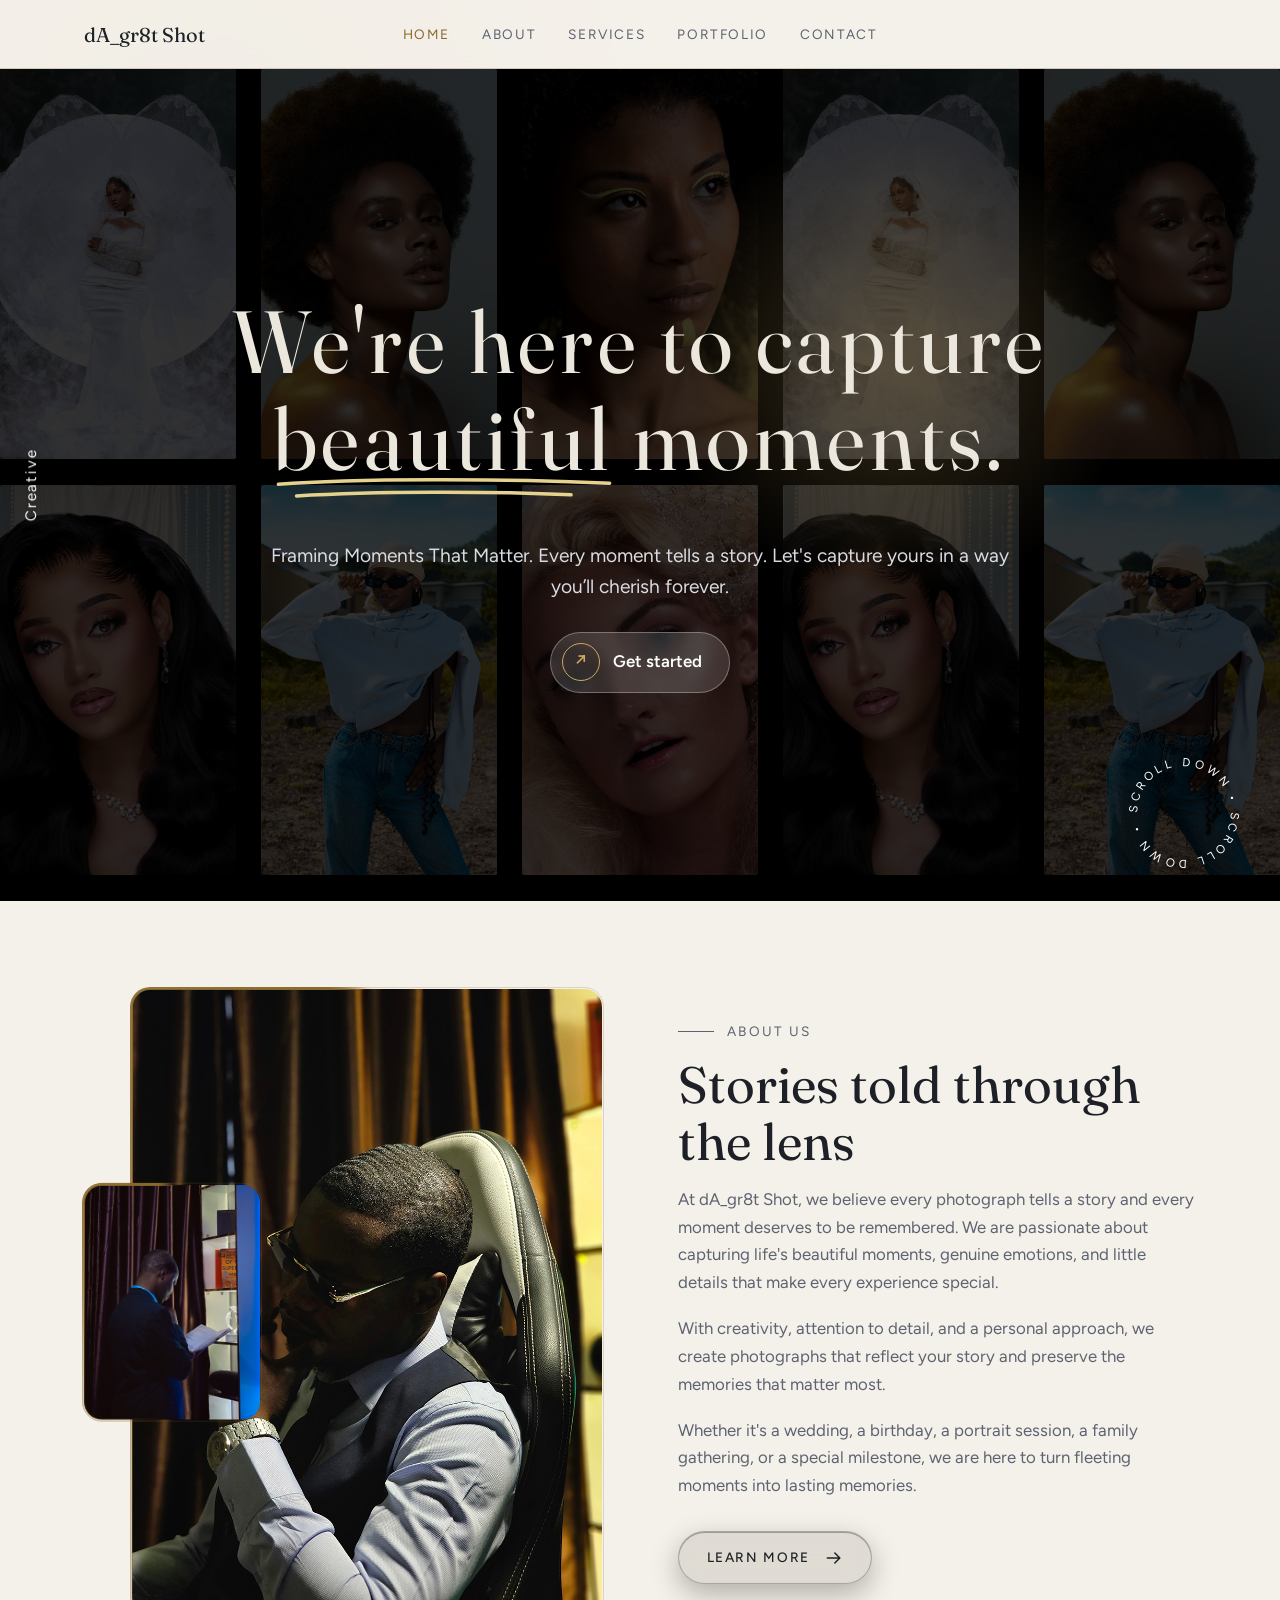
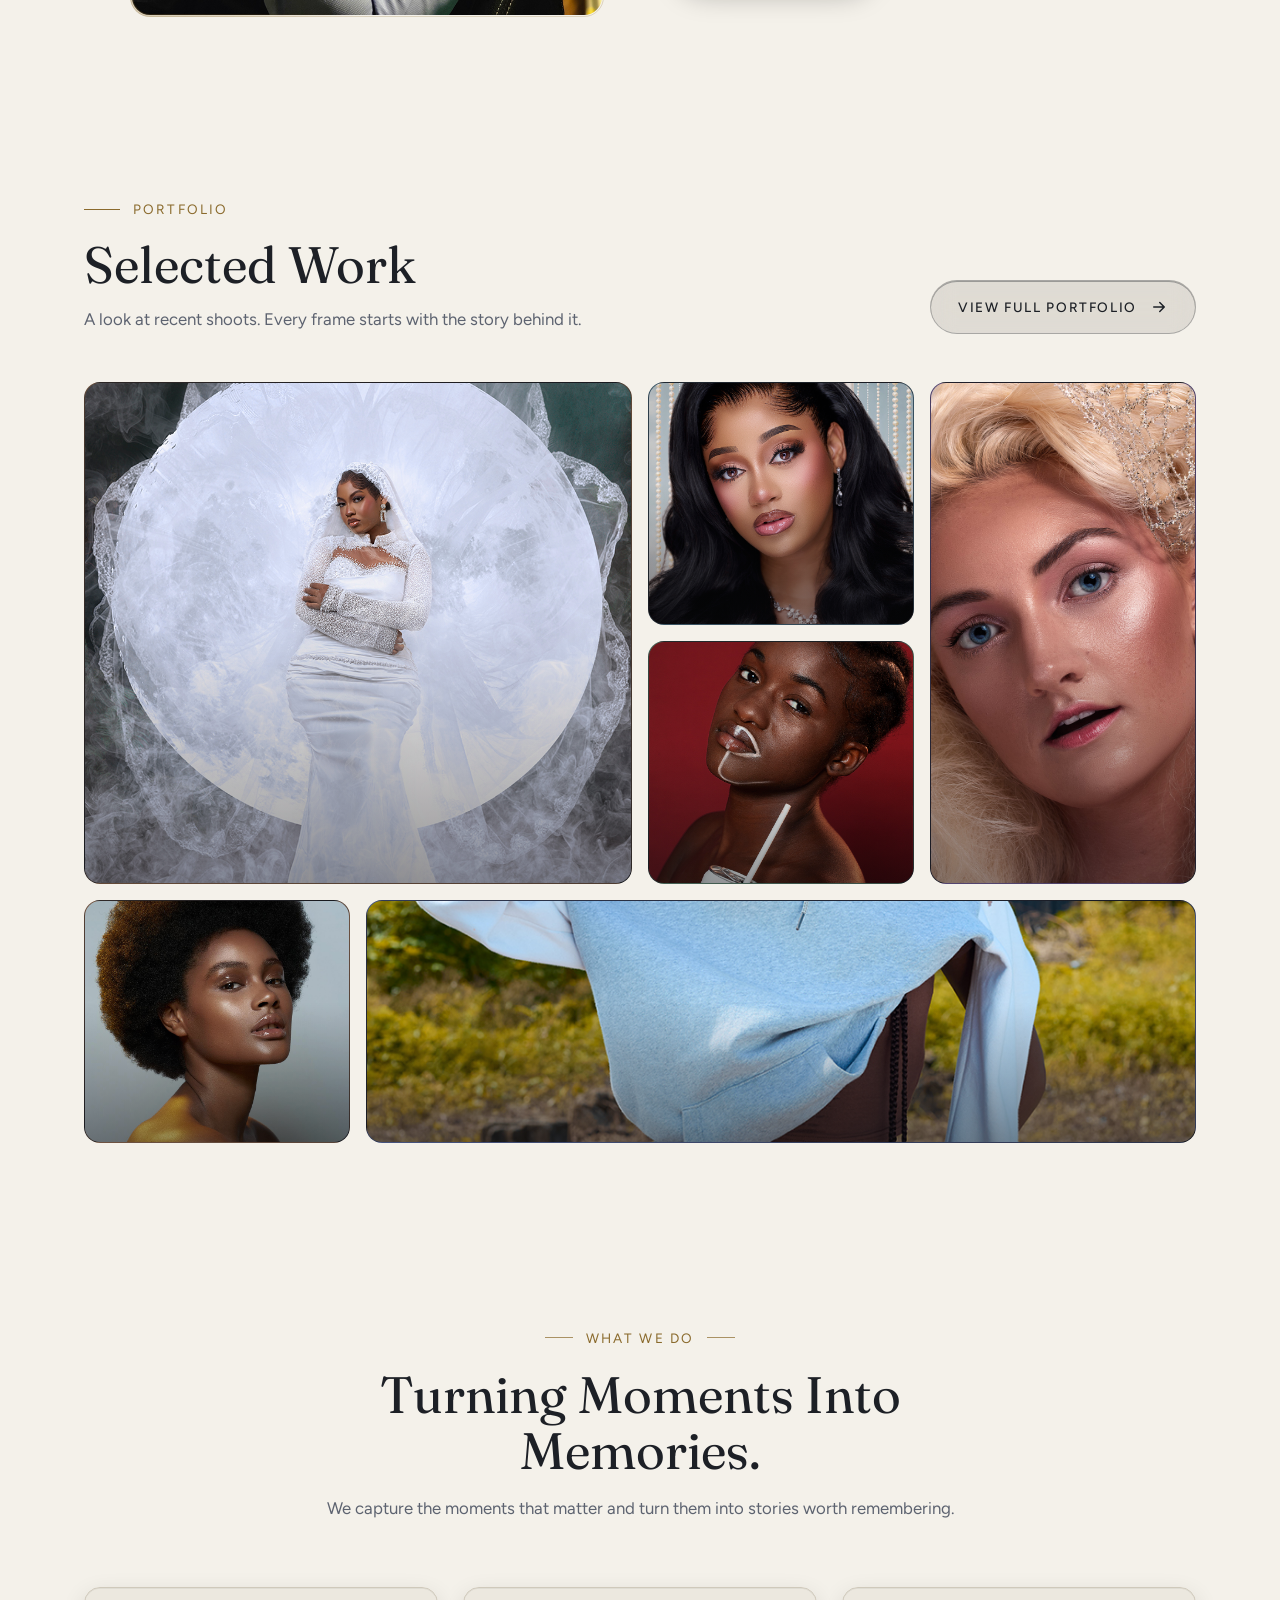
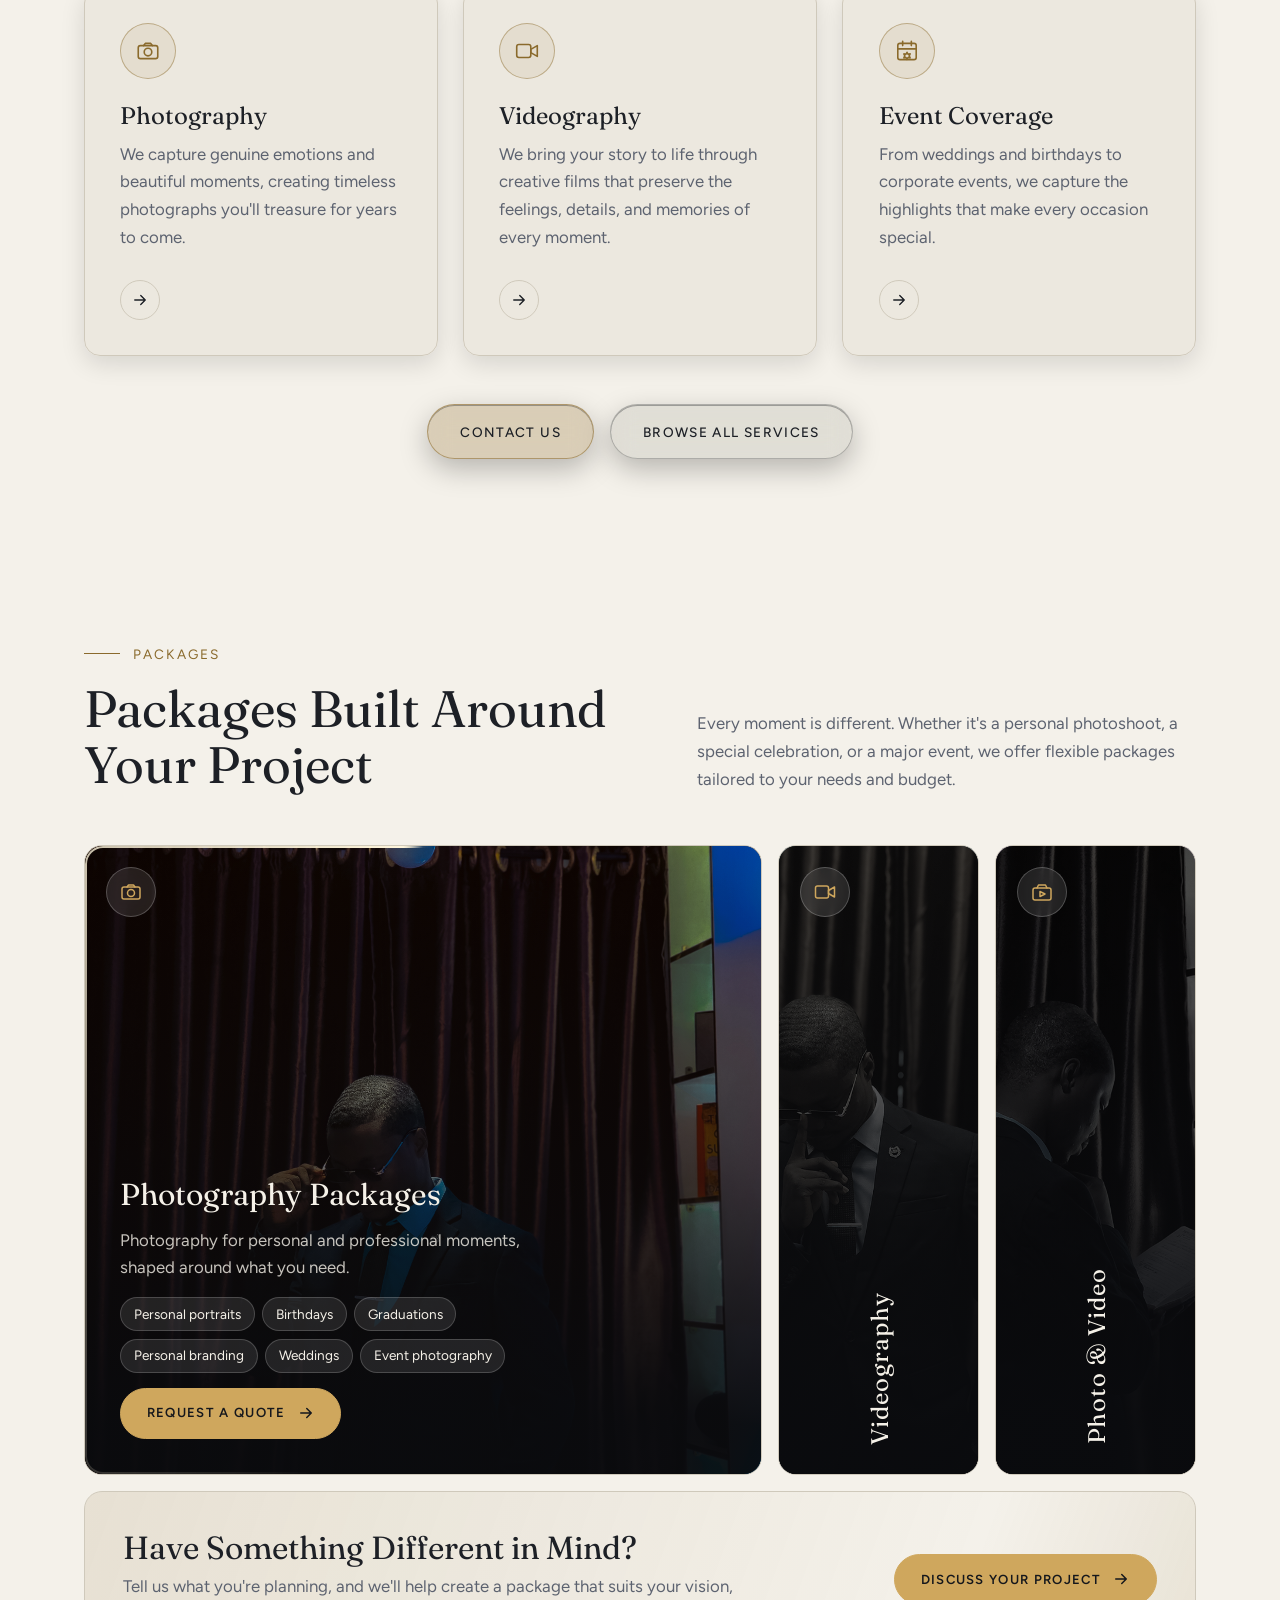
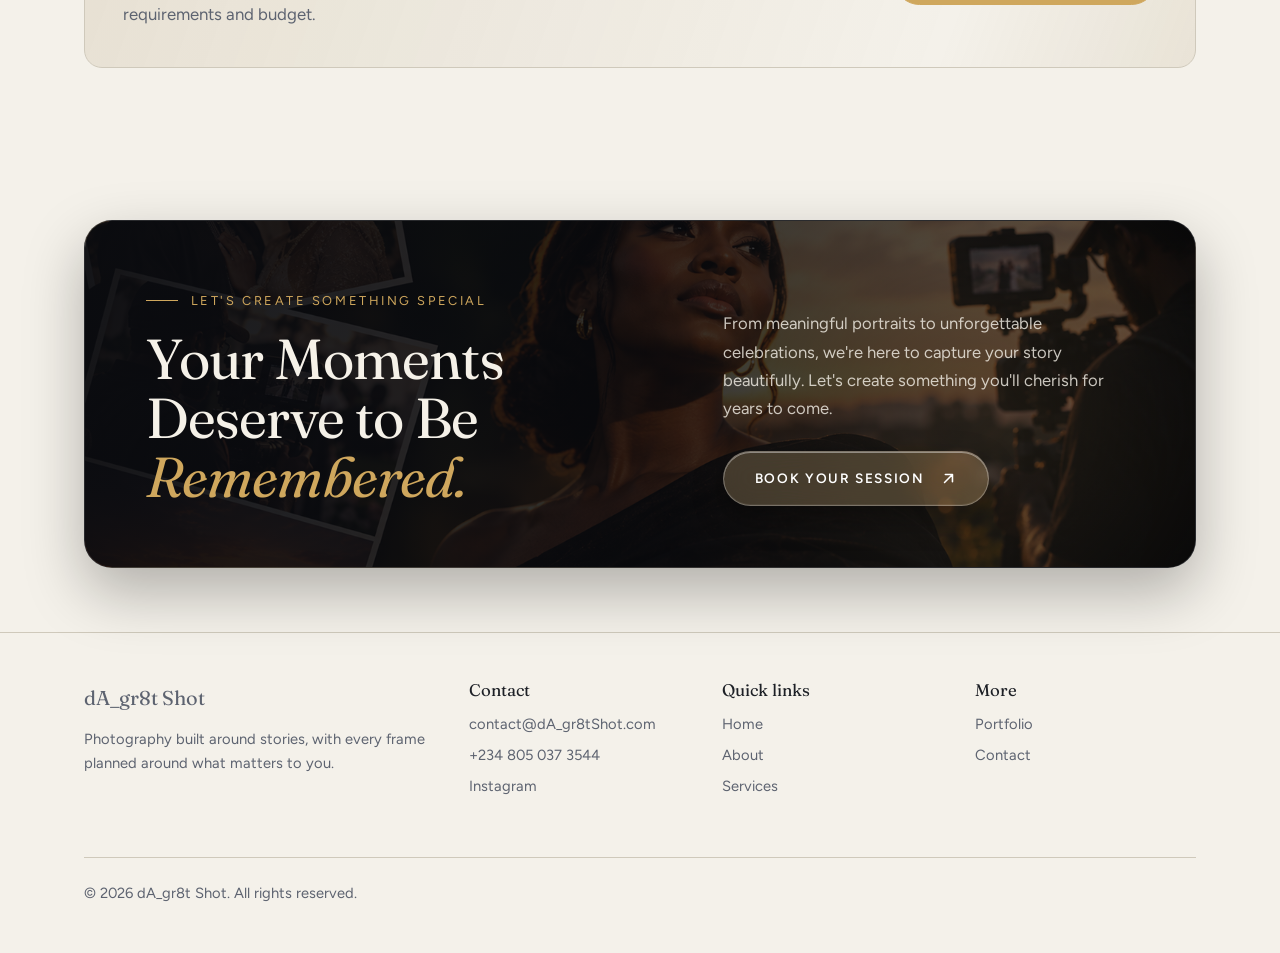
<file: index.html>
<!DOCTYPE html>
<html lang="en">
<head>
<meta charset="utf-8">
<meta name="viewport" content="width=device-width, initial-scale=1">
<title>dA_gr8t Shot | Portrait, Event and Studio Photography</title>
<meta name="description" content="Portrait, event and studio photography built around stories.">
<meta name="theme-color" content="#000000">

<!-- Social sharing preview. When the site is live, also add an og:image tag with the full web address of a photo, e.g.
     <meta property="og:image" content="https://yourdomain.com/images/share.jpg"> -->
<meta property="og:type" content="website">
<meta property="og:title" content="dA_gr8t Shot | Portrait, Event and Studio Photography">
<meta property="og:description" content="Portrait, event and studio photography built around stories.">

<!-- Favicon: a small gold lens icon built into the page. Replace with your own file when you have one, e.g. <link rel="icon" href="images/favicon.png"> -->
<link rel="icon" href="data:image/svg+xml,%3Csvg xmlns='http://www.w3.org/2000/svg' viewBox='0 0 64 64'%3E%3Crect width='64' height='64' rx='14' fill='%23000'/%3E%3Ccircle cx='32' cy='32' r='15' fill='none' stroke='%23cfa75d' stroke-width='4'/%3E%3Ccircle cx='32' cy='32' r='4.5' fill='%23cfa75d'/%3E%3C/svg%3E">

<!-- Fonts (Google Fonts) -->
<link rel="preconnect" href="https://fonts.googleapis.com">
<link rel="preconnect" href="https://fonts.gstatic.com" crossorigin>
<link href="https://fonts.googleapis.com/css2?family=Fraunces:opsz,wght@9..144,400;9..144,600&family=Figtree:wght@400;500;600&display=swap" rel="stylesheet">

<!-- Stylesheets: shared files first, then this page's own file -->
<link rel="stylesheet" href="css/base.css">
<link rel="stylesheet" href="css/layout.css">
<link rel="stylesheet" href="css/components.css">
<link rel="stylesheet" href="css/home.css">
</head>
<body data-page="home">

<!-- SITE HEADER: logo, menu and "Our packages" button are built by js/layout.js -->
<header id="site-header"></header>

<main>

<!-- 1. HERO: full-screen dark section. Photos scroll behind centred text; a soft light follows the cursor (js/home.js). -->
<section class="hero" id="hero">
  <div class="wrap herogrid">
    <div class="copy">
      <h1>We're here to capture <br> <span class="mark">beautiful</span> moments.</h1>
      <p>Framing Moments That Matter. Every moment tells a story. Let's capture yours in a way you’ll cherish forever.</p>
      <div class="actions"><a class="btn" href="index.html#pricing">Get started</a></div>
    </div>

    <!-- Decoration: vertical "Creative" label (left edge) -->
    <span class="vlabel" aria-hidden="true">Creative</span>

    <!-- Decoration: spinning "Scroll down" badge (bottom right) -->
    <svg class="badge" viewBox="0 0 120 120" aria-hidden="true"><defs><path id="bc" d="M60,60 m-44,0 a44,44 0 1,1 88,0 a44,44 0 1,1 -88,0"/></defs><text font-size="11" fill="currentColor" letter-spacing="3.4"><textPath href="#bc">SCROLL DOWN • SCROLL DOWN •</textPath></text></svg>

    <!-- Scrolling photo background: 5 columns, alternating up/down. Photos are added by js/frames.js from data/photos.js. -->
    <div class="marq" aria-hidden="true">
      <div class="col">
        <div class="frame" style="--g:linear-gradient(160deg,#7a5a45,#1c1a1f)"></div>
        <div class="frame" style="--g:linear-gradient(200deg,#3d5a6b,#171c24);aspect-ratio:1"></div>
        <div class="frame" style="--g:linear-gradient(140deg,#8a7a4a,#1b1c20);aspect-ratio:4/5"></div>
        <div class="frame" style="--g:linear-gradient(180deg,#5a3f6a,#16161d)"></div>
      </div>
      <div class="col dn">
        <div class="frame" style="--g:linear-gradient(210deg,#5a7a4a,#15191a);aspect-ratio:4/5"></div>
        <div class="frame" style="--g:linear-gradient(150deg,#7a3f4a,#1a171b)"></div>
        <div class="frame" style="--g:linear-gradient(170deg,#4a6a8a,#14181f)"></div>
        <div class="frame" style="--g:linear-gradient(130deg,#8a5a3a,#1d1a18);aspect-ratio:1"></div>
      </div>
      <div class="col">
        <div class="frame" style="--g:linear-gradient(190deg,#6a6a8a,#15151c);aspect-ratio:1"></div>
        <div class="frame" style="--g:linear-gradient(145deg,#4a7a6a,#151b1a);aspect-ratio:4/5"></div>
        <div class="frame" style="--g:linear-gradient(165deg,#8a4a5a,#1b1519)"></div>
        <div class="frame" style="--g:linear-gradient(205deg,#7a7a4a,#1b1b16);aspect-ratio:4/5"></div>
      </div>
      <div class="col dn">
        <div class="frame" style="--g:linear-gradient(160deg,#6a4a8a,#17151d);aspect-ratio:1"></div>
        <div class="frame" style="--g:linear-gradient(200deg,#8a6a4a,#1e1b1c)"></div>
        <div class="frame" style="--g:linear-gradient(140deg,#4a8a7a,#14191a);aspect-ratio:4/5"></div>
        <div class="frame" style="--g:linear-gradient(185deg,#8a4a4a,#1a1517)"></div>
      </div>
      <div class="col">
        <div class="frame" style="--g:linear-gradient(150deg,#4a5a8a,#14161d);aspect-ratio:4/5"></div>
        <div class="frame" style="--g:linear-gradient(195deg,#8a7a5a,#1c1b1a)"></div>
        <div class="frame" style="--g:linear-gradient(170deg,#5a8a5a,#151a15);aspect-ratio:1"></div>
        <div class="frame" style="--g:linear-gradient(130deg,#7a4a7a,#1a161a)"></div>
      </div>
    </div>
  </div>
</section>


<!-- 2. ABOUT US: two columns. Left: main image with a travelling glowing border and a small floating image on its left edge. Right: text and button. -->
<section class="about-section" id="about" aria-labelledby="about-title">
  <div class="wrap ab-grid">

    <!-- Left: images -->
    <div class="ab-visual">
      <!-- The wrapper draws the glowing border; the image sits inside it -->
      <div class="ab-frame">
        <img class="ab-main" src="images/about-us2.jpeg" alt="The photographer at work in the studio" width="640" height="800" loading="lazy">
      </div>
      <!-- Small image overlapping the left edge, vertically centred; floats up and down -->
      <div class="ab-small">
        <img src="images/about-us3.jpeg" alt="Behind the scenes of a shoot" width="300" height="300" loading="lazy">
      </div>
    </div>

    <!-- Right: content -->
    <div class="ab-content">
      <p class="ab-eyebrow">About us</p>
      <h2 id="about-title">Stories told through the lens</h2>
      <p>At dA_gr8t Shot, we believe every photograph tells a story and every moment deserves to be remembered. We are passionate about capturing life's beautiful moments, genuine emotions, and little details that make every experience special.</p>
      <p>With creativity, attention to detail, and a personal approach, we create photographs that reflect your story and preserve the memories that matter most.</p>
      <p>Whether it's a wedding, a birthday, a portrait session, a family gathering, or a special milestone, we are here to turn fleeting moments into lasting memories.</p>
      <a class="btn btn-glass" href="about.html">
        <span>Learn more</span>
        <svg class="arrow" viewBox="0 0 24 24" width="20" height="20" fill="none" stroke="currentColor" stroke-width="1.8" stroke-linecap="round" stroke-linejoin="round" aria-hidden="true">
          <path d="M4 12h15M13 6l6 6-6 6"/>
        </svg>
      </a>
    </div>
  </div>
</section>


<!-- 3. SELECTED WORK: a bento grid of six photos from data/photos.js, with a link to the full portfolio (js/selected-work.js) -->
<section class="ws" id="work" aria-labelledby="ws-title">
  <div class="wrap">

    <!-- Header: heading on the left, button on the right -->
    <div class="ws-head">
      <div>
        <p class="ws-label">Portfolio</p>
        <h2 id="ws-title">Selected Work</h2>
        <p>A look at recent shoots. Every frame starts with the story behind it.</p>
      </div>
      <a class="ws-btn" href="portfolio.html">
        View full portfolio
        <svg viewBox="0 0 24 24" fill="none" stroke="currentColor" stroke-width="2" stroke-linecap="round" stroke-linejoin="round" aria-hidden="true"><path d="M5 12h14M13 6l6 6-6 6"/></svg>
      </a>
    </div>

    <!-- The six tiles are built by js/selected-work.js -->
    <div class="ws-grid" id="ws-grid"></div>
    <noscript><p>See the work in the <a href="portfolio.html">portfolio</a>.</p></noscript>

  </div>
</section>


<!-- 4. WHAT WE DO: label, heading, three service cards (no photos), two buttons -->
<section class="wwd" id="services" aria-labelledby="wwd-title">
  <div class="wrap">

    <!-- Section header -->
    <div class="wwd-head">
      <p class="wwd-label">What we do</p>
      <h2 id="wwd-title">Turning Moments Into Memories.</h2>
      <p>We capture the moments that matter and turn them into stories worth remembering.</p>
    </div>

    <!-- Three service cards (each one links to the Services page) -->
    <div class="wwd-grid">

      <a class="wwd-card" href="services.html">
        <span class="wwd-icon">
          <svg viewBox="0 0 24 24" fill="none" stroke="currentColor" stroke-width="1.5" stroke-linecap="round" stroke-linejoin="round" aria-hidden="true"><rect x="3" y="7" width="18" height="12" rx="2"/><circle cx="12" cy="13" r="3.5"/><path d="M8 7l1.5-2h5L16 7"/></svg>
        </span>
        <h3>Photography</h3>
        <p>We capture genuine emotions and beautiful moments, creating timeless photographs you'll treasure for years to come.</p>
        <span class="wwd-arrow" aria-hidden="true">
          <svg viewBox="0 0 24 24" fill="none" stroke="currentColor" stroke-width="1.8" stroke-linecap="round" stroke-linejoin="round"><path d="M5 12h14M13 6l6 6-6 6"/></svg>
        </span>
      </a>

      <a class="wwd-card" href="services.html">
        <span class="wwd-icon">
          <svg viewBox="0 0 24 24" fill="none" stroke="currentColor" stroke-width="1.5" stroke-linecap="round" stroke-linejoin="round" aria-hidden="true"><rect x="2.5" y="6" width="13" height="12" rx="2"/><path d="M15.5 10.5l6-3.5v10l-6-3.5z"/></svg>
        </span>
        <h3>Videography</h3>
        <p>We bring your story to life through creative films that preserve the feelings, details, and memories of every moment.</p>
        <span class="wwd-arrow" aria-hidden="true">
          <svg viewBox="0 0 24 24" fill="none" stroke="currentColor" stroke-width="1.8" stroke-linecap="round" stroke-linejoin="round"><path d="M5 12h14M13 6l6 6-6 6"/></svg>
        </span>
      </a>

      <a class="wwd-card" href="services.html">
        <span class="wwd-icon">
          <svg viewBox="0 0 24 24" fill="none" stroke="currentColor" stroke-width="1.5" stroke-linecap="round" stroke-linejoin="round" aria-hidden="true"><rect x="3.5" y="5" width="17" height="15" rx="2"/><path d="M3.5 10h17M8 3v4M16 3v4"/><path d="M12 13.2l.9 1.8 2-.3-.9 1.8.9 1.8-2-.3-.9 1.8-.9-1.8-2 .3.9-1.8-.9-1.8 2 .3z"/></svg>
        </span>
        <h3>Event Coverage</h3>
        <p>From weddings and birthdays to corporate events, we capture the highlights that make every occasion special.</p>
        <span class="wwd-arrow" aria-hidden="true">
          <svg viewBox="0 0 24 24" fill="none" stroke="currentColor" stroke-width="1.8" stroke-linecap="round" stroke-linejoin="round"><path d="M5 12h14M13 6l6 6-6 6"/></svg>
        </span>
      </a>

    </div>

    <!-- Buttons -->
    <div class="wwd-actions">
      <a class="btn" href="contact.html">Contact Us</a>
      <a class="btn ghost" href="services.html">Browse All Services</a>
    </div>

  </div>
</section>


<!-- 5. PACKAGES: three image panels that expand on hover, tap or keyboard focus (js/packages-section.js). No prices. -->
<section class="pkx" id="pricing" aria-labelledby="pkx-title">
  <div class="wrap">

    <!-- Header: heading on the left, supporting text on the right -->
    <div class="pkx-head">
      <div>
        <p class="pkx-label">Packages</p>
        <h2 id="pkx-title">Packages Built Around Your Project</h2>
      </div>
      <p>Every moment is different. Whether it's a personal photoshoot, a special celebration, or a major event, we offer flexible packages tailored to your needs and budget.</p>
    </div>

    <!-- The three panels. The one with "is-active" starts open. -->
    <div class="pkx-row">

      <article class="pkx-panel is-active" tabindex="0" aria-label="Photography Packages" style="--g:linear-gradient(160deg,#6b4f3a,#1c1a1f)">
        <img class="pkx-img" src="images/about-us5.jpeg" alt="" loading="lazy">
        <span class="pkx-glow" aria-hidden="true"></span>
        <span class="pkx-icon" aria-hidden="true"><svg viewBox="0 0 24 24" fill="none" stroke="currentColor" stroke-width="1.5" stroke-linecap="round" stroke-linejoin="round"><rect x="3" y="7" width="18" height="12" rx="2"/><circle cx="12" cy="13" r="3.5"/><path d="M8 7l1.5-2h5L16 7"/></svg></span>
        <span class="pkx-vtitle" aria-hidden="true">Photography</span>
        <div class="pkx-body">
          <h3>Photography Packages</h3>
          <p>Photography for personal and professional moments, shaped around what you need.</p>
          <ul class="pkx-chips">
            <li>Personal portraits</li><li>Birthdays</li><li>Graduations</li>
            <li>Personal branding</li><li>Weddings</li><li>Event photography</li>
          </ul>
          <a class="pkx-btn" href="contact.html">Request a Quote <svg viewBox="0 0 24 24" fill="none" stroke="currentColor" stroke-width="2" stroke-linecap="round" stroke-linejoin="round" aria-hidden="true"><path d="M5 12h14M13 6l6 6-6 6"/></svg></a>
        </div>
      </article>

      <article class="pkx-panel" tabindex="0" aria-label="Videography Packages" style="--g:linear-gradient(160deg,#3d5a6b,#171c24)">
        <img class="pkx-img" src="images/about-us4.jpeg" alt="" loading="lazy">
        <span class="pkx-glow" aria-hidden="true"></span>
        <span class="pkx-icon" aria-hidden="true"><svg viewBox="0 0 24 24" fill="none" stroke="currentColor" stroke-width="1.5" stroke-linecap="round" stroke-linejoin="round"><rect x="2.5" y="6" width="13" height="12" rx="2"/><path d="M15.5 10.5l6-3.5v10l-6-3.5z"/></svg></span>
        <span class="pkx-vtitle" aria-hidden="true">Videography</span>
        <div class="pkx-body">
          <h3>Videography Packages</h3>
          <p>Films that tell your story, from personal projects to promotional content and events.</p>
          <ul class="pkx-chips">
            <li>Personal films</li><li>Creative videos</li><li>Promotional videos</li><li>Event films</li>
          </ul>
          <a class="pkx-btn" href="contact.html">Request a Quote <svg viewBox="0 0 24 24" fill="none" stroke="currentColor" stroke-width="2" stroke-linecap="round" stroke-linejoin="round" aria-hidden="true"><path d="M5 12h14M13 6l6 6-6 6"/></svg></a>
        </div>
      </article>

      <article class="pkx-panel" tabindex="0" aria-label="Combined Photo and Video" style="--g:linear-gradient(160deg,#5a4a7a,#171520)">
        <img class="pkx-img" src="images/about-us3.jpeg" alt="" loading="lazy">
        <span class="pkx-glow" aria-hidden="true"></span>
        <span class="pkx-icon" aria-hidden="true"><svg viewBox="0 0 24 24" fill="none" stroke="currentColor" stroke-width="1.5" stroke-linecap="round" stroke-linejoin="round"><rect x="3" y="8" width="18" height="12" rx="2"/><path d="M7 8l1.5-3h7L17 8"/><path d="M10 11.5l5 2.5-5 2.5z"/></svg></span>
        <span class="pkx-vtitle" aria-hidden="true">Photo &amp; Video</span>
        <div class="pkx-body">
          <h3>Combined Photo &amp; Video</h3>
          <p>Photography and videography together, so your whole occasion is covered in both.</p>
          <ul class="pkx-chips">
            <li>Weddings</li><li>Birthdays</li><li>Celebrations</li><li>Corporate events</li>
          </ul>
          <a class="pkx-btn" href="contact.html">Request a Quote <svg viewBox="0 0 24 24" fill="none" stroke="currentColor" stroke-width="2" stroke-linecap="round" stroke-linejoin="round" aria-hidden="true"><path d="M5 12h14M13 6l6 6-6 6"/></svg></a>
        </div>
      </article>

    </div>

    <!-- Closing strip -->
    <div class="pkx-cta">
      <div>
        <h3>Have Something Different in Mind?</h3>
        <p>Tell us what you're planning, and we'll help create a package that suits your vision, requirements and budget.</p>
      </div>
      <a class="pkx-btn" href="contact.html">Discuss Your Project <svg viewBox="0 0 24 24" fill="none" stroke="currentColor" stroke-width="2" stroke-linecap="round" stroke-linejoin="round" aria-hidden="true"><path d="M5 12h14M13 6l6 6-6 6"/></svg></a>
    </div>

  </div>
</section>


<!-- 6. CLOSING CALL TO ACTION: compact dark panel, heading left, text + glass button right (js/closing-cta.js) -->
<section class="ccta" id="contact-cta" aria-labelledby="ccta-title">
  <div class="wrap">
    <div class="ccta-panel">

      <!-- Background photo (slow push-in) + drifting gold light. If the photo is missing, a gradient shows instead. -->
      <div class="ccta-bg" aria-hidden="true">
        <img src="images/call2.png" alt="" loading="lazy" onerror="this.remove()">
      </div>
      <span class="ccta-glow" aria-hidden="true"></span>

      <!-- Left: label + heading -->
      <div class="ccta-main">
        <p class="ccta-label">Let's create something special</p>
        <h2 id="ccta-title">Your Moments Deserve to Be <em>Remembered.</em></h2>
      </div>

      <!-- Right: supporting text + the only button (glass, linked to the existing contact page) -->
      <div class="ccta-side">
        <p class="ccta-text">From meaningful portraits to unforgettable celebrations, we're here to capture your story beautifully. Let's create something you'll cherish for years to come.</p>
        <a class="btn ccta-btn" href="contact.html">
          Book Your Session
          <svg viewBox="0 0 24 24" fill="none" stroke="currentColor" stroke-width="2" stroke-linecap="round" stroke-linejoin="round" aria-hidden="true"><path d="M7 17L17 7M8 7h9v9"/></svg>
        </a>
      </div>

    </div>
  </div>
</section>



</main>

<!-- SITE FOOTER: built by js/layout.js -->
<footer id="site-footer"></footer>

<!-- Scripts. Order matters: data first, then shared helpers, then this page's own scripts -->
<script src="data/site.js"></script>
<script src="data/photos.js"></script>
<script src="js/frames.js"></script>
<script src="js/layout.js"></script>
<script src="js/reveal.js"></script>
<script src="js/home.js"></script>
<script src="js/selected-work.js"></script>
<script src="js/packages-section.js"></script>
<script src="js/closing-cta.js"></script>
</body>
</html>
</file>
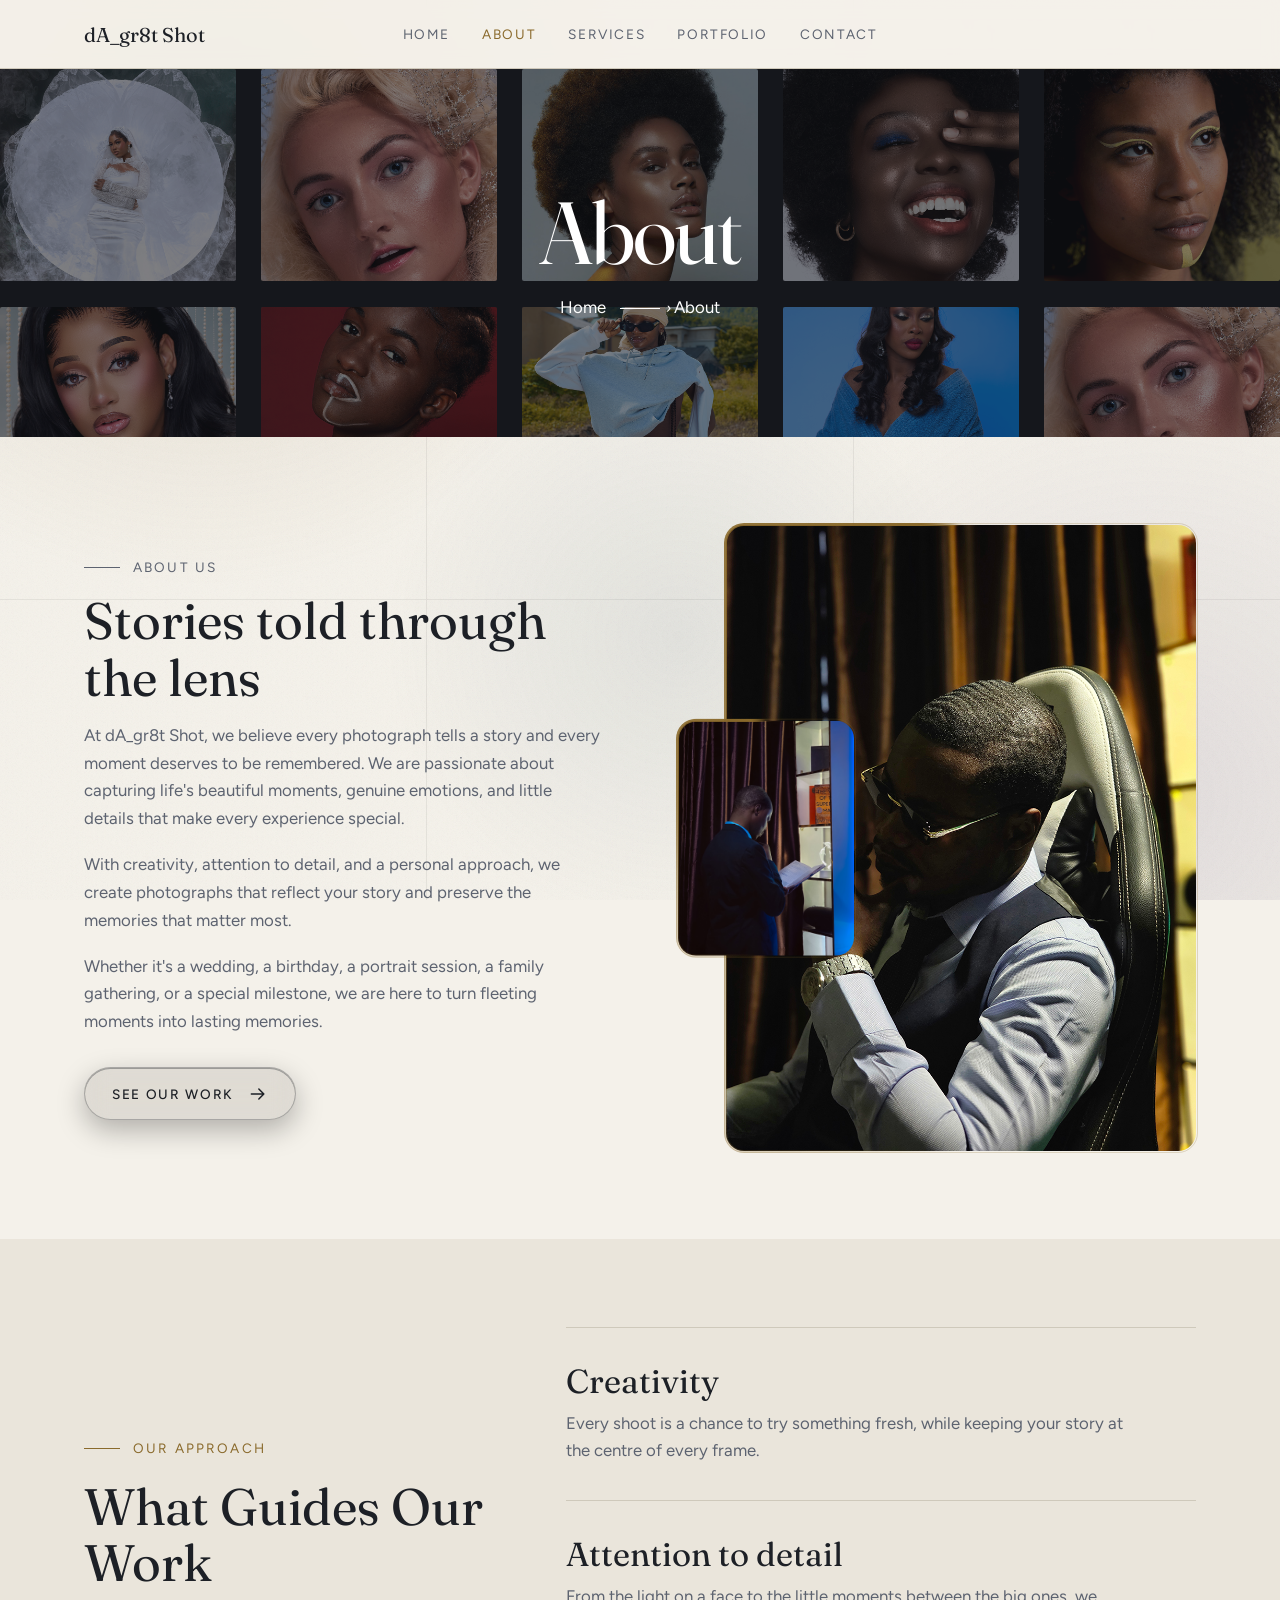
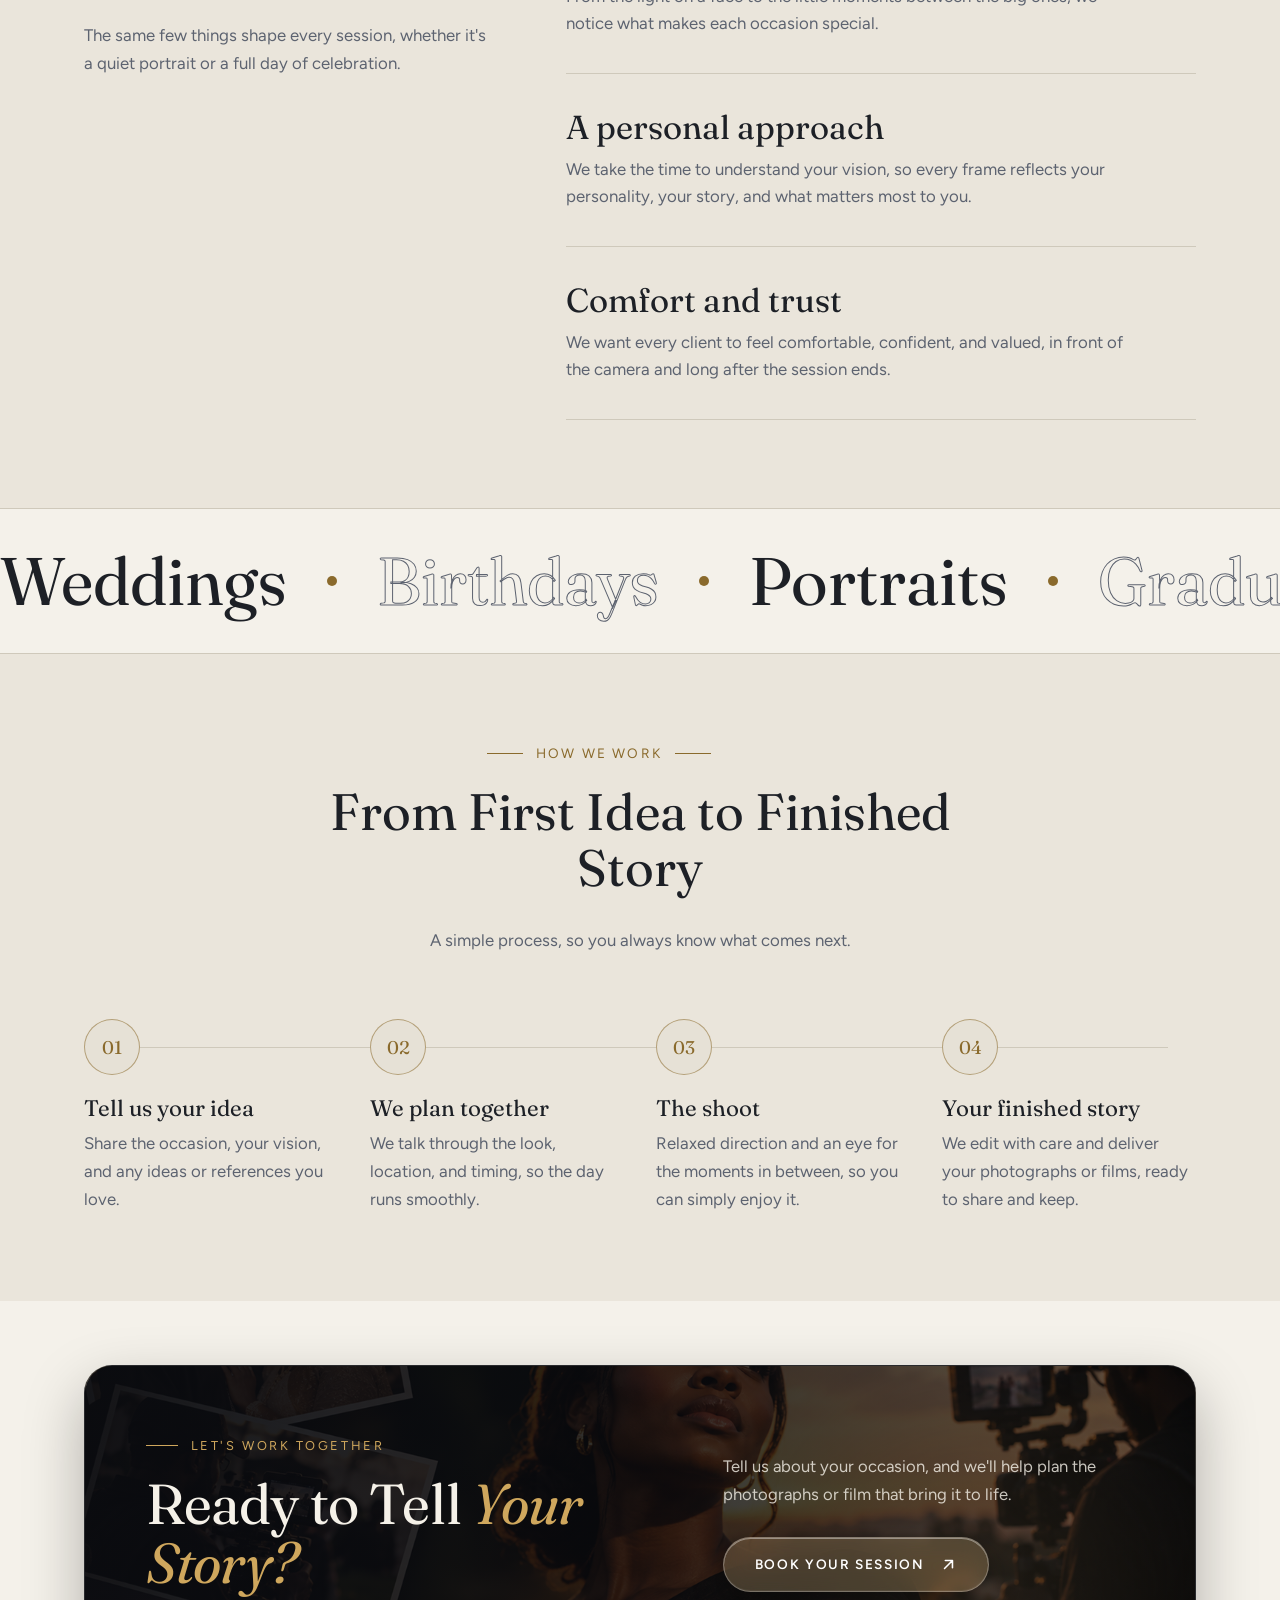
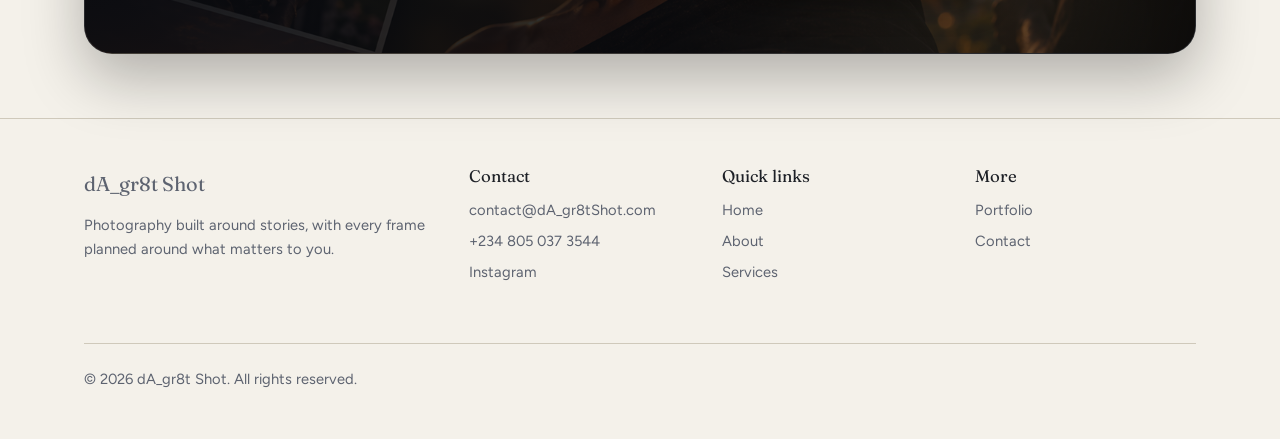
<file: about.html>
<!DOCTYPE html>
<html lang="en">
<head>
<meta charset="utf-8">
<meta name="viewport" content="width=device-width, initial-scale=1">
<title>About | dA_gr8t Shot</title>
<meta name="description" content="The story and approach behind dA_gr8t Shot: photographs and films that preserve the moments that matter most.">
<meta name="theme-color" content="#000000">
<meta property="og:type" content="website">
<meta property="og:title" content="About | dA_gr8t Shot">
<meta property="og:description" content="The story and approach behind dA_gr8t Shot.">

<!-- Favicon: a small gold lens icon built into the page. Replace with your own file when you have one. -->
<link rel="icon" href="data:image/svg+xml,%3Csvg xmlns='http://www.w3.org/2000/svg' viewBox='0 0 64 64'%3E%3Crect width='64' height='64' rx='14' fill='%23000'/%3E%3Ccircle cx='32' cy='32' r='15' fill='none' stroke='%23cfa75d' stroke-width='4'/%3E%3Ccircle cx='32' cy='32' r='4.5' fill='%23cfa75d'/%3E%3C/svg%3E">

<!-- Fonts (Google Fonts) -->
<link rel="preconnect" href="https://fonts.googleapis.com">
<link rel="preconnect" href="https://fonts.gstatic.com" crossorigin>
<link href="https://fonts.googleapis.com/css2?family=Fraunces:opsz,wght@9..144,400;9..144,600&family=Figtree:wght@400;500;600&display=swap" rel="stylesheet">

<!-- Stylesheets: shared files first, then this page's own files -->
<link rel="stylesheet" href="css/base.css">
<link rel="stylesheet" href="css/layout.css">
<link rel="stylesheet" href="css/components.css">
<link rel="stylesheet" href="css/page-header.css">
<link rel="stylesheet" href="css/about.css">
<!-- <link rel="stylesheet" href="css/closing-cta.css"> -->
</head>
<body data-page="about">

<!-- SITE HEADER: logo, menu and "Our packages" button are built by js/layout.js -->
<header id="site-header"></header>

<main class="abt">

<!-- PAGE BANNER: title + breadcrumb over scrolling photo columns (columns are built by js/page-header.js) -->
<section class="phero">
  <div class="wrap">
    <p class="crumb"><a href="index.html">Home</a><i class="sep"></i>About</p>
    <h1>About</h1>
  </div>
  <div class="rows" aria-hidden="true"></div>
</section>




<!-- 2. ABOUT US: two columns. Left: main image with a travelling glowing border and a small floating image on its left edge. Right: text and button. -->
<section class="about-section" id="about" aria-labelledby="about-title">
  <div class="wrap ab-grid">

    <!-- Right: content -->
    <div class="ab-content">
      <p class="ab-eyebrow">About us</p>
      <h2 id="about-title">Stories told through the lens</h2>
      <p>At dA_gr8t Shot, we believe every photograph tells a story and every moment deserves to be remembered. We are passionate about capturing life's beautiful moments, genuine emotions, and little details that make every experience special.</p>
      <p>With creativity, attention to detail, and a personal approach, we create photographs that reflect your story and preserve the memories that matter most.</p>
      <p>Whether it's a wedding, a birthday, a portrait session, a family gathering, or a special milestone, we are here to turn fleeting moments into lasting memories.</p>
      <a class="btn btn-glass" href="portfolio.html">
        <span>See our work</span>
        <svg class="arrow" viewBox="0 0 24 24" width="20" height="20" fill="none" stroke="currentColor" stroke-width="1.8" stroke-linecap="round" stroke-linejoin="round" aria-hidden="true">
          <path d="M4 12h15M13 6l6 6-6 6"/>
        </svg>
      </a>
    </div>


    <!-- Left: images -->
    <div class="ab-visual">
      <!-- The wrapper draws the glowing border; the image sits inside it -->
      <div class="ab-frame">
        <img class="ab-main" src="images/about-us2.jpeg" alt="The photographer at work in the studio" width="640" height="800" loading="lazy">
      </div>
      <!-- Small image overlapping the left edge, vertically centred; floats up and down -->
      <div class="ab-small">
        <img src="images/about-us3.jpeg" alt="Behind the scenes of a shoot" width="300" height="300" loading="lazy">
      </div>
    </div>

  </div>
</section>



<!-- 2. WHAT GUIDES OUR WORK: heading stays in view on the left while the four principles scroll past on the right -->
<section class="abt-section alt" aria-labelledby="abt-values-title">
  <div class="wrap abt-values">

    <div class="abt-sticky abt-reveal">
      <p class="abt-eyebrow">Our approach</p>
      <h2 id="abt-values-title">What Guides Our Work</h2>
      <p>The same few things shape every session, whether it's a quiet portrait or a full day of celebration.</p>
    </div>

    <ul class="abt-vlist">
      <li class="abt-vrow abt-reveal" style="--i:0">
        <h3>Creativity</h3>
        <p>Every shoot is a chance to try something fresh, while keeping your story at the centre of every frame.</p>
      </li>
      <li class="abt-vrow abt-reveal" style="--i:1">
        <h3>Attention to detail</h3>
        <p>From the light on a face to the little moments between the big ones, we notice what makes each occasion special.</p>
      </li>
      <li class="abt-vrow abt-reveal" style="--i:2">
        <h3>A personal approach</h3>
        <p>We take the time to understand your vision, so every frame reflects your personality, your story, and what matters most to you.</p>
      </li>
      <li class="abt-vrow abt-reveal" style="--i:3">
        <h3>Comfort and trust</h3>
        <p>We want every client to feel comfortable, confident, and valued, in front of the camera and long after the session ends.</p>
      </li>
    </ul>

  </div>
</section>


<!-- 3. MOMENTS WE LOVE TO CAPTURE: a slowly scrolling line of words (js/about-page.js repeats it so it loops; pauses on hover) -->
<section class="abt-marq" aria-label="Moments we love to capture">
  <div class="abt-track" aria-hidden="true">
    <span>Weddings</span><span>Birthdays</span><span>Portraits</span><span>Graduations</span>
    <span>Family gatherings</span><span>Milestones</span><span>Personal branding</span><span>Corporate events</span>
  </div>
</section>


<!-- 4. HOW WE WORK: four steps joined by a line that draws itself as you scroll to it -->
<section class="abt-section alt" aria-labelledby="abt-process-title">
  <div class="wrap">

    <div class="abt-head abt-reveal">
      <p class="abt-eyebrow">How we work</p>
      <h2 id="abt-process-title">From First Idea to Finished Story</h2>
      <p>A simple process, so you always know what comes next.</p>
    </div>

    <ol class="abt-steps abt-line">
      <li class="abt-step abt-reveal" style="--i:0">
        <span class="abt-num" aria-hidden="true">01</span>
        <h3>Tell us your idea</h3>
        <p>Share the occasion, your vision, and any ideas or references you love.</p>
      </li>
      <li class="abt-step abt-reveal" style="--i:1">
        <span class="abt-num" aria-hidden="true">02</span>
        <h3>We plan together</h3>
        <p>We talk through the look, location, and timing, so the day runs smoothly.</p>
      </li>
      <li class="abt-step abt-reveal" style="--i:2">
        <span class="abt-num" aria-hidden="true">03</span>
        <h3>The shoot</h3>
        <p>Relaxed direction and an eye for the moments in between, so you can simply enjoy it.</p>
      </li>
      <li class="abt-step abt-reveal" style="--i:3">
        <span class="abt-num" aria-hidden="true">04</span>
        <h3>Your finished story</h3>
        <p>We edit with care and deliver your photographs or films, ready to share and keep.</p>
      </li>
    </ol>

  </div>
</section>


<!-- 5. CLOSING CALL TO ACTION: same component as the home page (css/closing-cta.css and js/closing-cta.js) -->
<section class="ccta" id="contact-cta" aria-labelledby="ccta-title">
  <div class="wrap">
    <div class="ccta-panel">

      <div class="ccta-bg" aria-hidden="true">
        <img src="images/call2.png" alt="" loading="lazy" onerror="this.remove()">
      </div>
      <span class="ccta-glow" aria-hidden="true"></span>

      <div class="ccta-main">
        <p class="ccta-label">Let's work together</p>
        <h2 id="ccta-title">Ready to Tell <em>Your Story?</em></h2>
      </div>

      <div class="ccta-side">
        <p class="ccta-text">Tell us about your occasion, and we'll help plan the photographs or film that bring it to life.</p>
        <a class="btn ccta-btn" href="contact.html">
          Book Your Session
          <svg viewBox="0 0 24 24" fill="none" stroke="currentColor" stroke-width="2" stroke-linecap="round" stroke-linejoin="round" aria-hidden="true"><path d="M7 17L17 7M8 7h9v9"/></svg>
        </a>
      </div>

    </div>
  </div>
</section>

</main>

<!-- SITE FOOTER: built by js/layout.js -->
<footer id="site-footer"></footer>

<!-- Scripts. Order matters: data first, then shared helpers, then this page's own scripts -->
<script src="data/site.js"></script>
<script src="data/photos.js"></script>
<script src="js/frames.js"></script>
<script src="js/layout.js"></script>
<script src="js/reveal.js"></script>
<script src="js/page-header.js"></script>
<!-- <script src="js/about-page.js"></script> -->
<script src="js/closing-cta.js"></script>
</body>
</html>
</file>
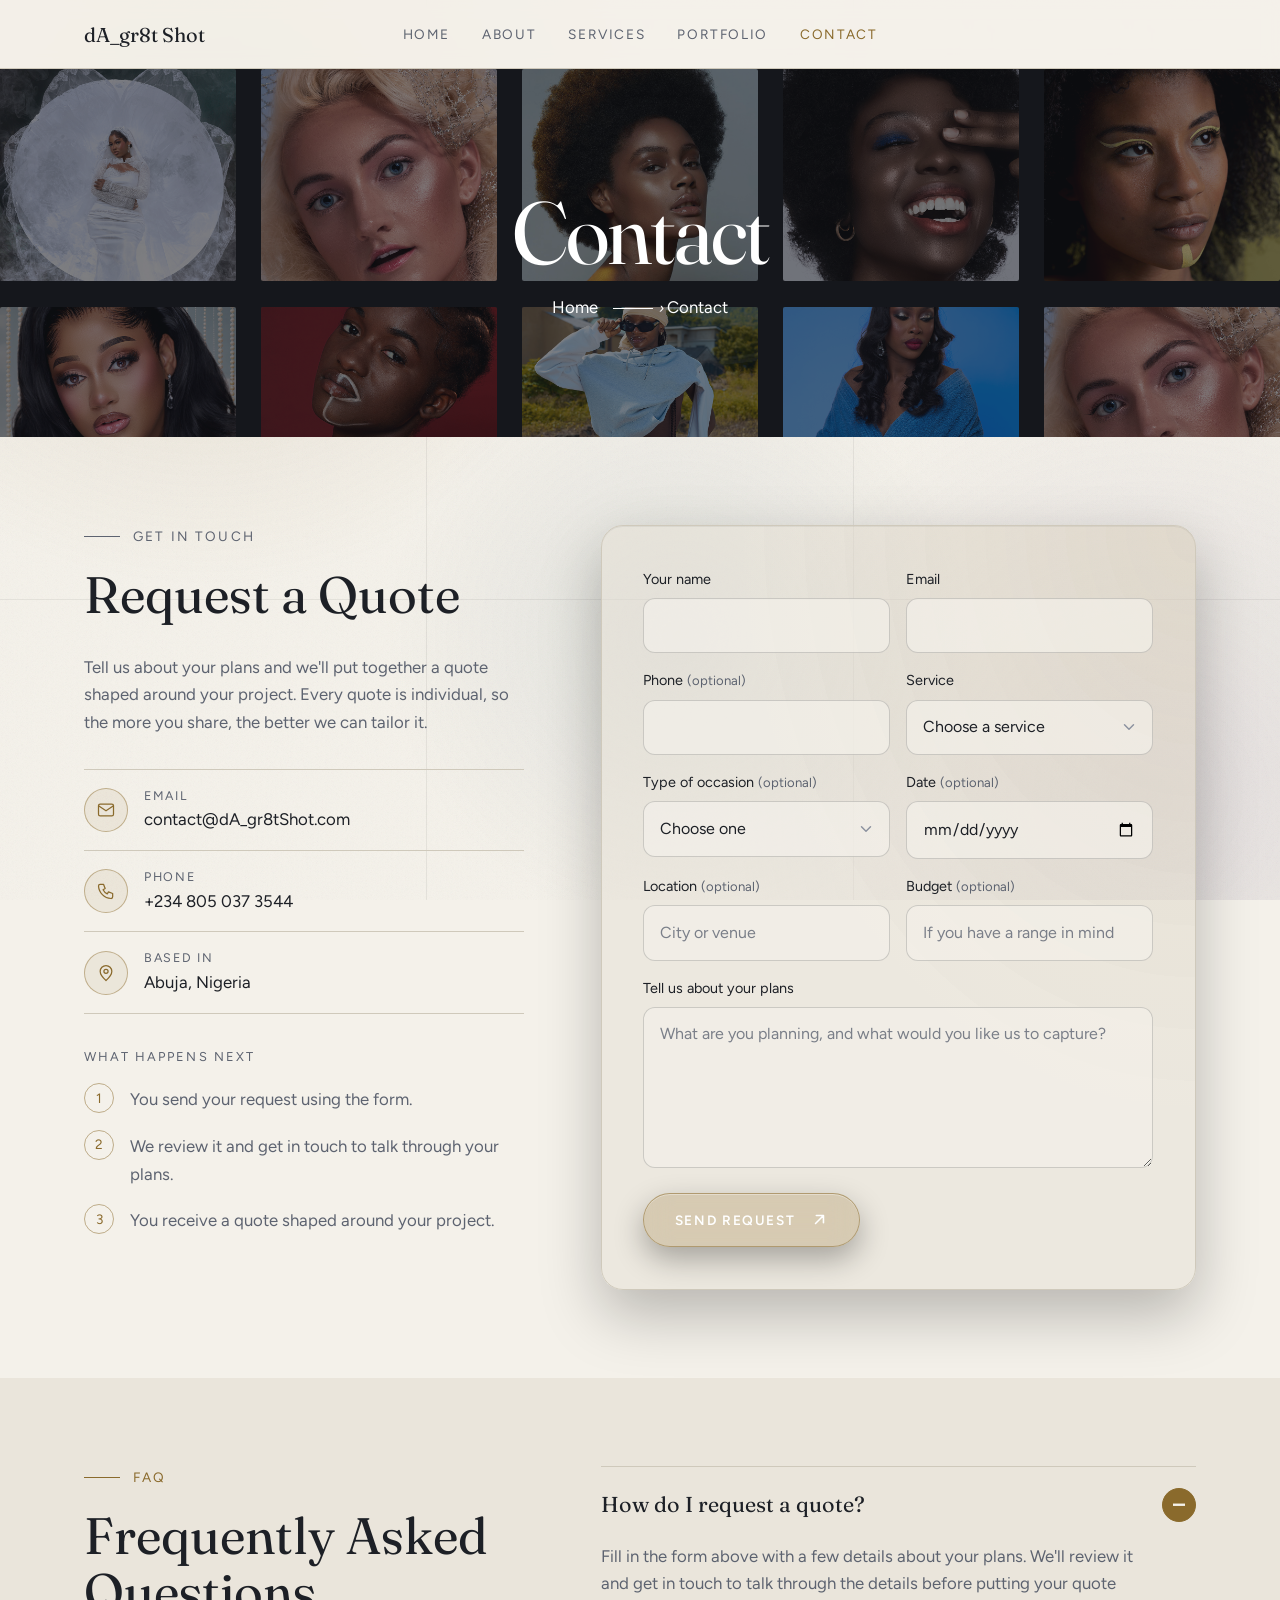
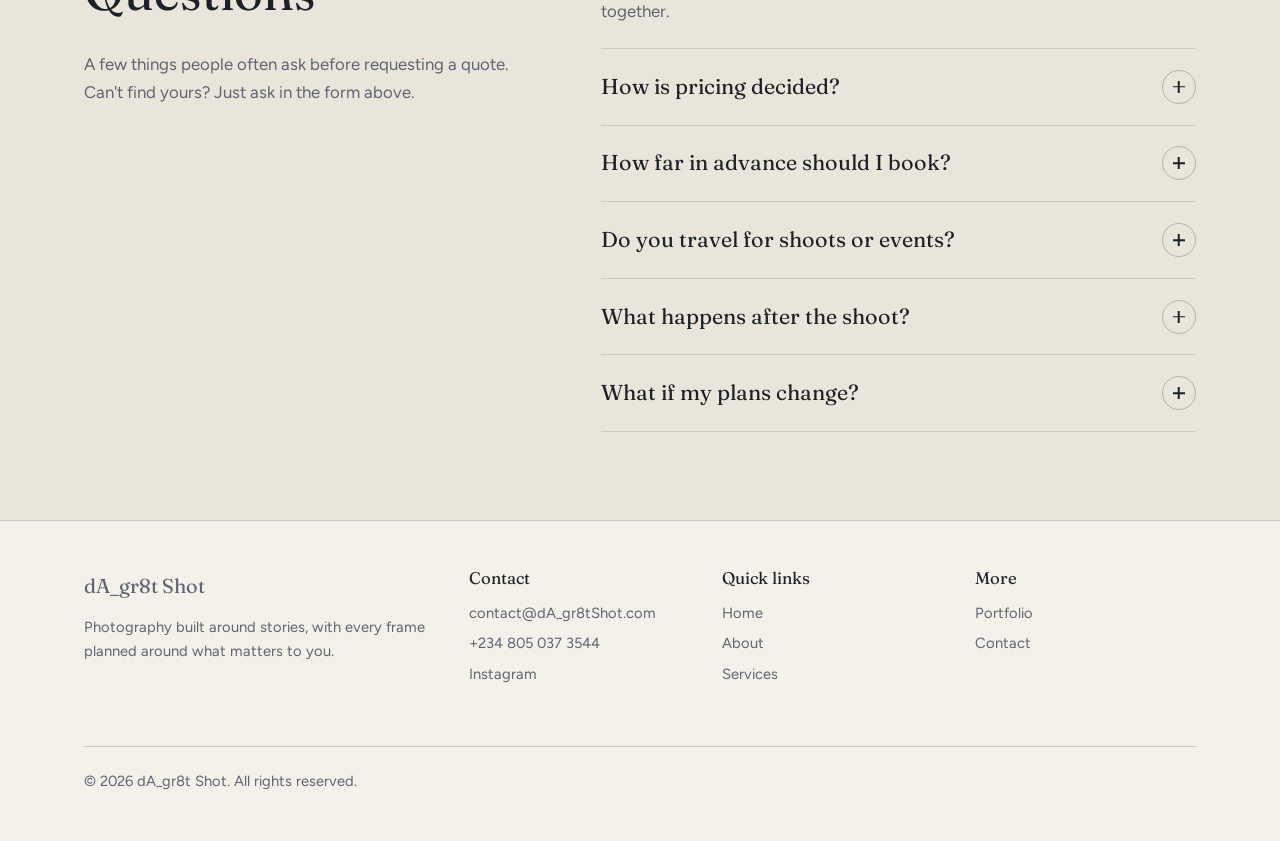
<file: contact.html>
<!DOCTYPE html>
<html lang="en">
<head>
<meta charset="utf-8">
<meta name="viewport" content="width=device-width, initial-scale=1">
<title>Contact | dA_gr8t Shot</title>
<meta name="description" content="Request a quote for photography, videography or event coverage with dA_gr8t Shot.">
<meta name="theme-color" content="#000000">
<meta property="og:type" content="website">
<meta property="og:title" content="Contact | dA_gr8t Shot">
<meta property="og:description" content="Request a quote for photography, videography or event coverage.">

<!-- Favicon: a small gold lens icon built into the page. Replace with your own file when you have one. -->
<link rel="icon" href="data:image/svg+xml,%3Csvg xmlns='http://www.w3.org/2000/svg' viewBox='0 0 64 64'%3E%3Crect width='64' height='64' rx='14' fill='%23000'/%3E%3Ccircle cx='32' cy='32' r='15' fill='none' stroke='%23cfa75d' stroke-width='4'/%3E%3Ccircle cx='32' cy='32' r='4.5' fill='%23cfa75d'/%3E%3C/svg%3E">

<!-- Fonts (Google Fonts) -->
<link rel="preconnect" href="https://fonts.googleapis.com">
<link rel="preconnect" href="https://fonts.gstatic.com" crossorigin>
<link href="https://fonts.googleapis.com/css2?family=Fraunces:opsz,wght@9..144,400;9..144,600&family=Figtree:wght@400;500;600&display=swap" rel="stylesheet">

<!-- Stylesheets: shared files first, then this page's own files -->
<link rel="stylesheet" href="css/base.css">
<link rel="stylesheet" href="css/layout.css">
<link rel="stylesheet" href="css/components.css">
<link rel="stylesheet" href="css/page-header.css">
<link rel="stylesheet" href="css/contact.css">
</head>
<body data-page="contact">

<!-- SITE HEADER: logo, menu and the header button are built by js/layout.js -->
<header id="site-header"></header>

<main class="ct">

<!-- PAGE BANNER: title + breadcrumb over scrolling photo columns (columns are built by js/page-header.js) -->
<section class="phero">
  <div class="wrap">
    <p class="crumb"><a href="index.html">Home</a><i class="sep"></i>Contact</p>
    <h1>Contact</h1>
  </div>
  <div class="rows" aria-hidden="true"></div>
</section>


<!-- 1. REQUEST A QUOTE: details and next steps on the left, the quote form on the right.
     Email, phone and address come from data/site.js. Form logic is in js/contact.js. -->
<section class="ct-main" aria-labelledby="ct-title">
  <div class="wrap ct-grid">

    <!-- Left: intro, contact details, what happens next -->
    <div class="ct-side ct-reveal">
      <p class="ct-eyebrow">Get in touch</p>
      <h2 id="ct-title">Request a Quote</h2>
      <p>Tell us about your plans and we'll put together a quote shaped around your project. Every quote is individual, so the more you share, the better we can tailor it.</p>

      <ul class="ct-info">
        <li>
          <span class="ct-ico" aria-hidden="true"><svg viewBox="0 0 24 24" fill="none" stroke="currentColor" stroke-width="1.5" stroke-linecap="round" stroke-linejoin="round"><rect x="3" y="5" width="18" height="14" rx="2"/><path d="M3 7l9 6 9-6"/></svg></span>
          <div><span class="ct-k">Email</span><a id="ct-email" href="#">hello@yourdomain.com</a></div>
        </li>
        <li>
          <span class="ct-ico" aria-hidden="true"><svg viewBox="0 0 24 24" fill="none" stroke="currentColor" stroke-width="1.5" stroke-linecap="round" stroke-linejoin="round"><path d="M5 4h4l2 5-2.5 1.5a11 11 0 005 5L15 13l5 2v4a2 2 0 01-2 2A16 16 0 013 6a2 2 0 012-2z"/></svg></span>
          <div><span class="ct-k">Phone</span><a id="ct-phone" href="#">(000) 000-0000</a></div>
        </li>
        <li>
          <span class="ct-ico" aria-hidden="true"><svg viewBox="0 0 24 24" fill="none" stroke="currentColor" stroke-width="1.5" stroke-linecap="round" stroke-linejoin="round"><path d="M12 21s7-6 7-11a7 7 0 10-14 0c0 5 7 11 7 11z"/><circle cx="12" cy="10" r="2.5"/></svg></span>
          <div><span class="ct-k">Based in</span><span id="ct-address">Your street, city, postcode</span></div>
        </li>
        <li id="ct-ig-row" hidden>
          <span class="ct-ico" aria-hidden="true"><svg viewBox="0 0 24 24" fill="none" stroke="currentColor" stroke-width="1.5" stroke-linecap="round" stroke-linejoin="round"><rect x="3.5" y="3.5" width="17" height="17" rx="5"/><circle cx="12" cy="12" r="4"/><circle cx="17" cy="7" r=".6" fill="currentColor"/></svg></span>
          <div><span class="ct-k">Instagram</span><a id="ct-ig" href="#">Follow our work</a></div>
        </li>
      </ul>

      <p class="ct-next-title">What happens next</p>
      <ol class="ct-next">
        <li><span aria-hidden="true">1</span><p>You send your request using the form.</p></li>
        <li><span aria-hidden="true">2</span><p>We review it and get in touch to talk through your plans.</p></li>
        <li><span aria-hidden="true">3</span><p>You receive a quote shaped around your project.</p></li>
      </ol>
    </div>

    <!-- Right: the quote form -->
    <div class="ct-card ct-reveal" style="--i:1">

      <form id="ct-form" class="ct-form" novalidate>
        <div class="ct-row">
          <div class="ct-field">
            <label for="ct-name">Your name</label>
            <input id="ct-name" name="name" type="text" autocomplete="name" required aria-describedby="ct-name-err">
            <p class="ct-err" id="ct-name-err"></p>
          </div>
          <div class="ct-field">
            <label for="ct-mail">Email</label>
            <input id="ct-mail" name="email" type="email" autocomplete="email" required aria-describedby="ct-mail-err">
            <p class="ct-err" id="ct-mail-err"></p>
          </div>
        </div>

        <div class="ct-row">
          <div class="ct-field">
            <label for="ct-tel">Phone <span class="ct-opt">(optional)</span></label>
            <input id="ct-tel" name="phone" type="tel" autocomplete="tel">
          </div>
          <div class="ct-field">
            <label for="ct-service">Service</label>
            <select id="ct-service" name="service" required aria-describedby="ct-service-err">
              <option value="">Choose a service</option>
              <option value="photography">Photography</option>
              <option value="videography">Videography</option>
              <option value="both">Photography and video</option>
              <option value="events">Event coverage</option>
              <option value="unsure">Not sure yet</option>
            </select>
            <p class="ct-err" id="ct-service-err"></p>
          </div>
        </div>

        <div class="ct-row">
          <div class="ct-field">
            <label for="ct-occasion">Type of occasion <span class="ct-opt">(optional)</span></label>
            <select id="ct-occasion" name="occasion">
              <option value="">Choose one</option>
              <option>Wedding</option>
              <option>Birthday</option>
              <option>Graduation</option>
              <option>Portrait session</option>
              <option>Personal branding</option>
              <option>Corporate event</option>
              <option>Creative project</option>
              <option>Other</option>
            </select>
          </div>
          <div class="ct-field">
            <label for="ct-date">Date <span class="ct-opt">(optional)</span></label>
            <input id="ct-date" name="date" type="date">
          </div>
        </div>

        <div class="ct-row">
          <div class="ct-field">
            <label for="ct-loc">Location <span class="ct-opt">(optional)</span></label>
            <input id="ct-loc" name="location" type="text" autocomplete="off" placeholder="City or venue">
          </div>
          <div class="ct-field">
            <label for="ct-budget">Budget <span class="ct-opt">(optional)</span></label>
            <input id="ct-budget" name="budget" type="text" autocomplete="off" placeholder="If you have a range in mind">
          </div>
        </div>

        <div class="ct-field">
          <label for="ct-msg">Tell us about your plans</label>
          <textarea id="ct-msg" name="message" rows="5" required aria-describedby="ct-msg-err" placeholder="What are you planning, and what would you like us to capture?"></textarea>
          <p class="ct-err" id="ct-msg-err"></p>
        </div>

        <!-- Spam trap: real visitors never see or fill this in -->
        <div class="ct-hp" aria-hidden="true"><label>Leave this empty<input name="website" type="text" tabindex="-1" autocomplete="off"></label></div>

        <button type="submit" class="ct-submit">
          <span>Send Request</span>
          <svg viewBox="0 0 24 24" fill="none" stroke="currentColor" stroke-width="2" stroke-linecap="round" stroke-linejoin="round" aria-hidden="true"><path d="M7 17L17 7M8 7h9v9"/></svg>
        </button>
        <p class="ct-status" id="ct-status" role="status" aria-live="polite"></p>
      </form>

      <!-- Shown after a successful send -->
      <div class="ct-done" id="ct-done" hidden>
        <svg class="ct-check" viewBox="0 0 52 52" fill="none" stroke="currentColor" stroke-width="2.5" stroke-linecap="round" stroke-linejoin="round" aria-hidden="true"><circle cx="26" cy="26" r="23"/><path d="M15 27l8 8 14-16"/></svg>
        <h3 id="ct-done-title">Thank you</h3>
        <p>Your request is in. We'll review the details and get back to you to talk through your plans.</p>
        <button type="button" class="ct-again" id="ct-again">Send another request</button>
      </div>

    </div>

  </div>
</section>


<!-- 2. FAQ: tap a question to open it. These answers are deliberately neutral. Replace them with your own policies when you have decided them. -->
<section class="ct-faq alt" aria-labelledby="ct-faq-title">
  <div class="wrap ct-faq-grid">

    <div class="ct-faq-head ct-reveal">
      <p class="ct-eyebrow">FAQ</p>
      <h2 id="ct-faq-title">Frequently Asked Questions</h2>
      <p>A few things people often ask before requesting a quote. Can't find yours? Just ask in the form above.</p>
    </div>

    <div class="ct-acc ct-reveal" style="--i:1">

      <div class="ct-q open">
        <h3><button type="button" class="ct-qbtn" id="q1" aria-expanded="true" aria-controls="a1">How do I request a quote?<span class="ct-plus" aria-hidden="true"></span></button></h3>
        <div class="ct-a" id="a1" role="region" aria-labelledby="q1"><div><p>Fill in the form above with a few details about your plans. We'll review it and get in touch to talk through the details before putting your quote together.</p></div></div>
      </div>

      <div class="ct-q">
        <h3><button type="button" class="ct-qbtn" id="q2" aria-expanded="false" aria-controls="a2">How is pricing decided?<span class="ct-plus" aria-hidden="true"></span></button></h3>
        <div class="ct-a" id="a2" role="region" aria-labelledby="q2"><div><p>Every project is different, so we quote each one individually, based on what you need: the occasion, how long you'd like us there, and what you'd like to receive afterwards.</p></div></div>
      </div>

      <div class="ct-q">
        <h3><button type="button" class="ct-qbtn" id="q3" aria-expanded="false" aria-controls="a3">How far in advance should I book?<span class="ct-plus" aria-hidden="true"></span></button></h3>
        <div class="ct-a" id="a3" role="region" aria-labelledby="q3"><div><p>The earlier the better, particularly for weddings and larger events. If your date is coming up soon, send a request anyway and we'll let you know what's possible.</p></div></div>
      </div>

      <div class="ct-q">
        <h3><button type="button" class="ct-qbtn" id="q4" aria-expanded="false" aria-controls="a4">Do you travel for shoots or events?<span class="ct-plus" aria-hidden="true"></span></button></h3>
        <div class="ct-a" id="a4" role="region" aria-labelledby="q4"><div><p>Add the location to your request and we'll confirm whether we can cover it, and whether travel affects your quote.</p></div></div>
      </div>

      <div class="ct-q">
        <h3><button type="button" class="ct-qbtn" id="q5" aria-expanded="false" aria-controls="a5">What happens after the shoot?<span class="ct-plus" aria-hidden="true"></span></button></h3>
        <div class="ct-a" id="a5" role="region" aria-labelledby="q5"><div><p>We edit your photographs or films with care, then deliver them to you. We'll agree on how and when you'll receive them while planning your project.</p></div></div>
      </div>

      <div class="ct-q">
        <h3><button type="button" class="ct-qbtn" id="q6" aria-expanded="false" aria-controls="a6">What if my plans change?<span class="ct-plus" aria-hidden="true"></span></button></h3>
        <div class="ct-a" id="a6" role="region" aria-labelledby="q6"><div><p>Let us know as soon as you can and we'll work with you. We'll agree on how changes are handled when your quote is confirmed.</p></div></div>
      </div>

    </div>
  </div>
</section>

</main>

<!-- SITE FOOTER: built by js/layout.js -->
<footer id="site-footer"></footer>

<!-- Scripts. Order matters: data first, then shared helpers, then this page's own script -->
<script src="data/site.js"></script>
<script src="data/photos.js"></script>
<script src="js/frames.js"></script>
<script src="js/layout.js"></script>
<script src="js/reveal.js"></script>
<script src="js/page-header.js"></script>
<script src="js/contact.js"></script>
</body>
</html>
</file>
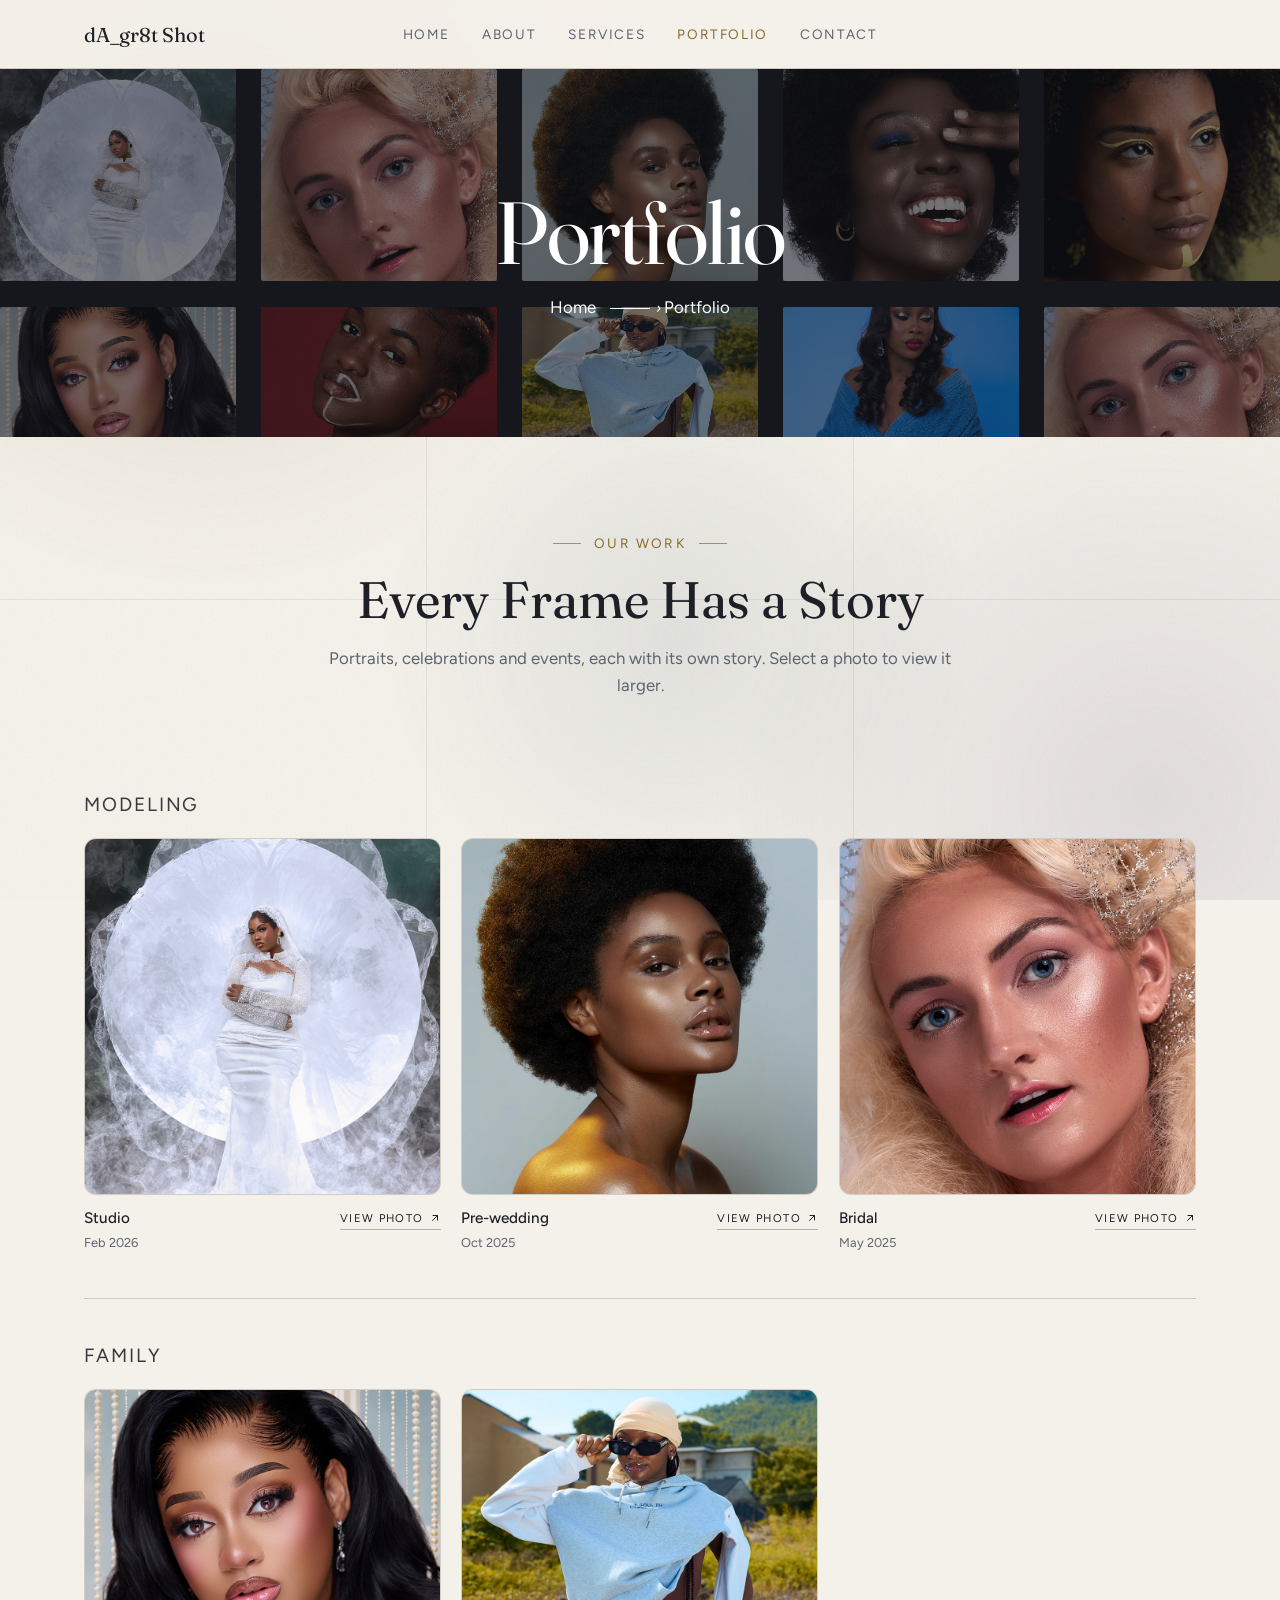
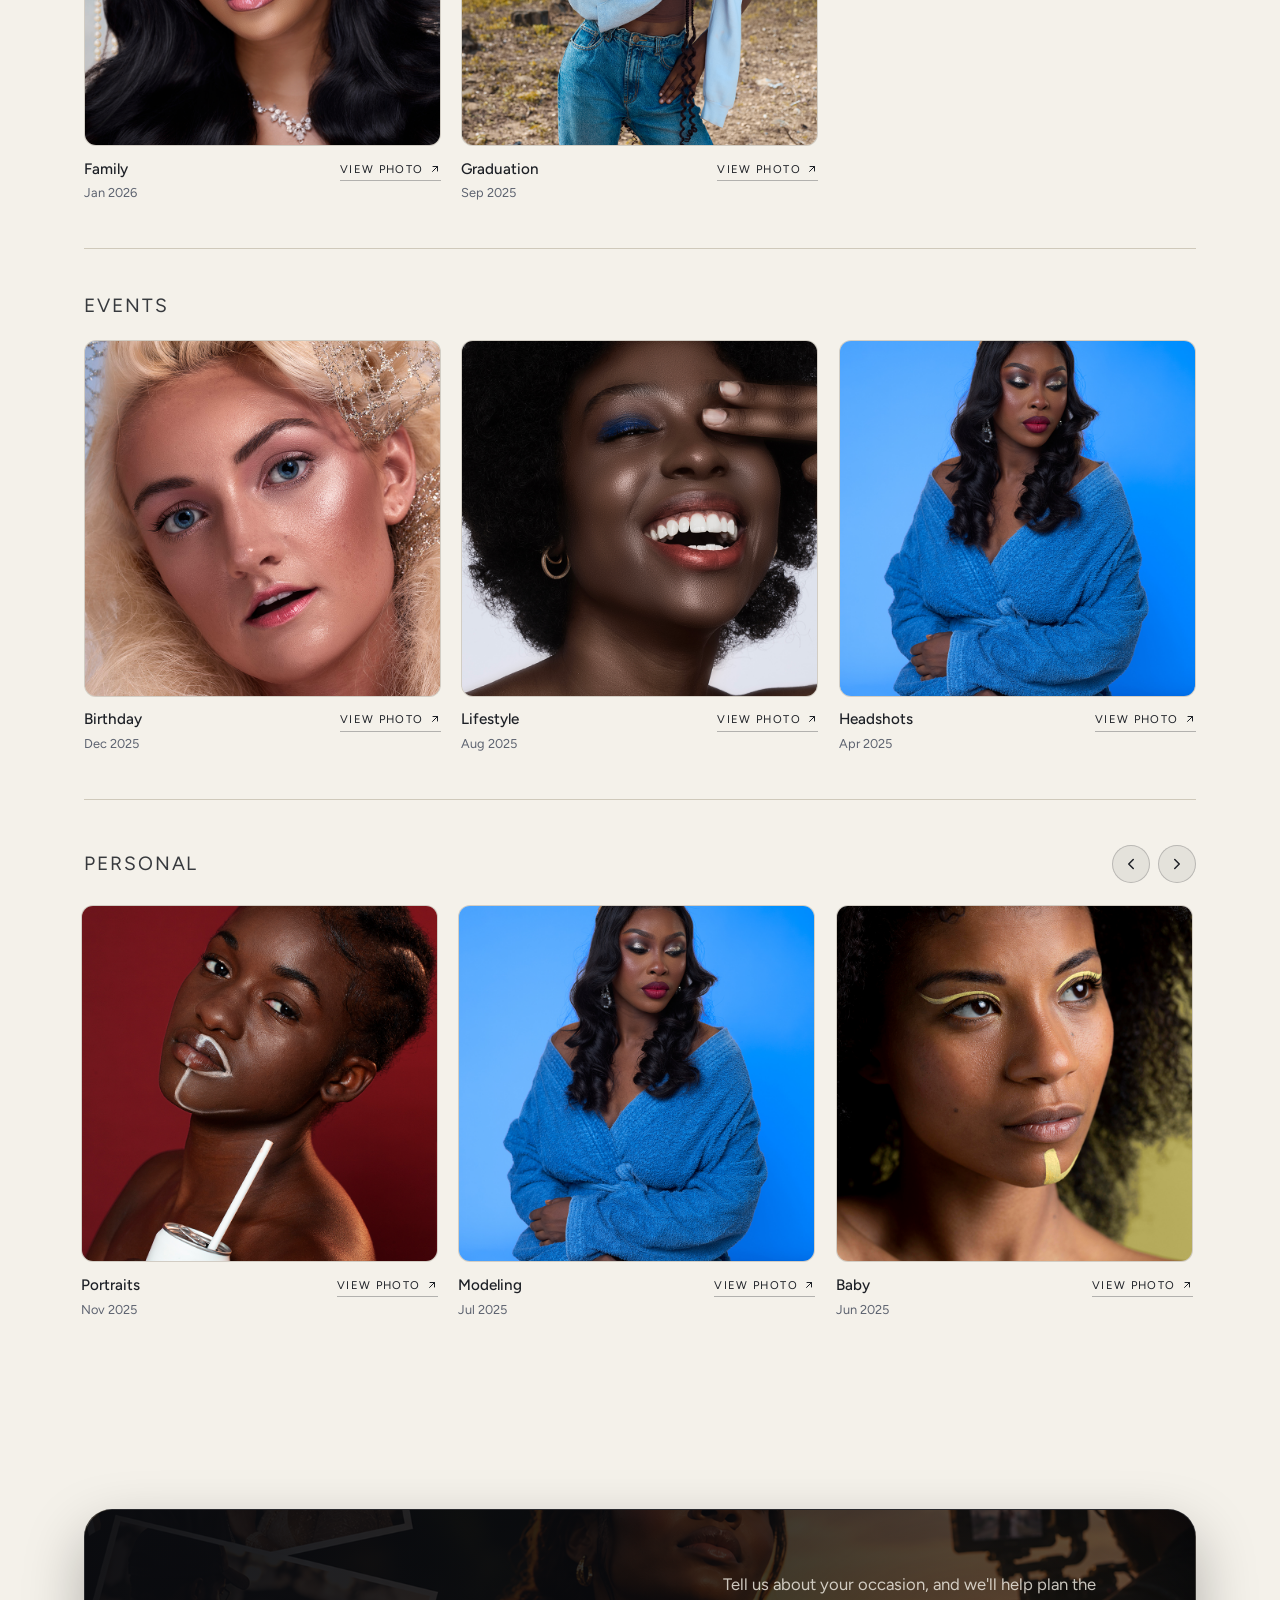
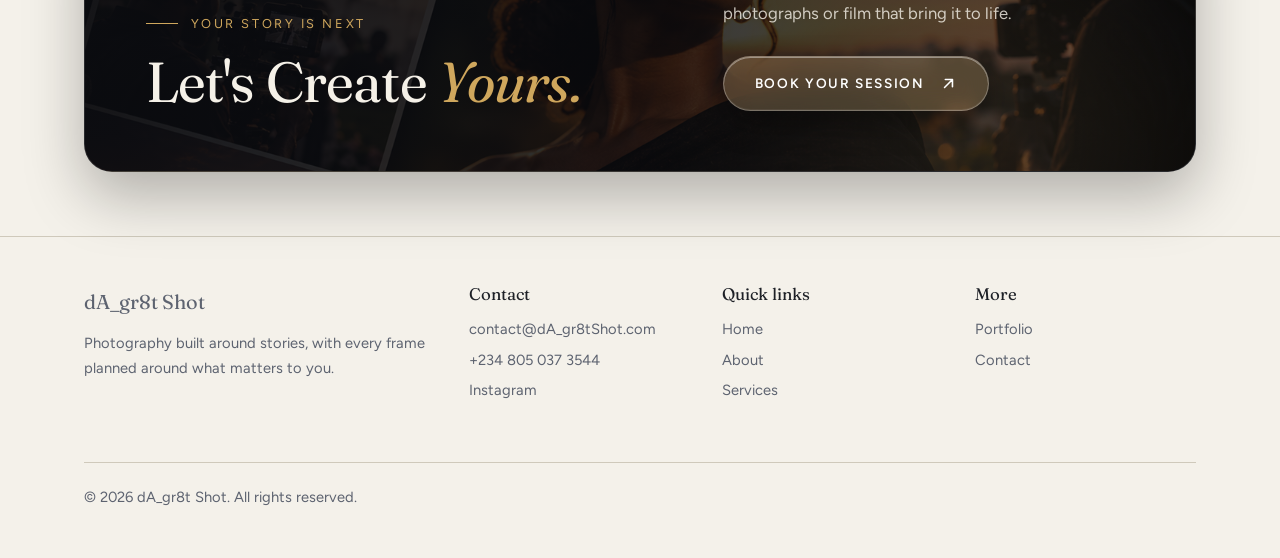
<file: portfolio.html>
<!DOCTYPE html>
<html lang="en">
<head>
<meta charset="utf-8">
<meta name="viewport" content="width=device-width, initial-scale=1">
<title>Portfolio | dA_gr8t Shot</title>
<meta name="description" content="A selection of portraits, celebrations and events photographed by dA_gr8t Shot.">
<meta name="theme-color" content="#000000">
<meta property="og:type" content="website">
<meta property="og:title" content="Portfolio | dA_gr8t Shot">
<meta property="og:description" content="A selection of portraits, celebrations and events.">

<!-- Favicon: a small gold lens icon built into the page. Replace with your own file when you have one. -->
<link rel="icon" href="data:image/svg+xml,%3Csvg xmlns='http://www.w3.org/2000/svg' viewBox='0 0 64 64'%3E%3Crect width='64' height='64' rx='14' fill='%23000'/%3E%3Ccircle cx='32' cy='32' r='15' fill='none' stroke='%23cfa75d' stroke-width='4'/%3E%3Ccircle cx='32' cy='32' r='4.5' fill='%23cfa75d'/%3E%3C/svg%3E">

<!-- Fonts (Google Fonts) -->
<link rel="preconnect" href="https://fonts.googleapis.com">
<link rel="preconnect" href="https://fonts.gstatic.com" crossorigin>
<link href="https://fonts.googleapis.com/css2?family=Fraunces:opsz,wght@9..144,400;9..144,600&family=Figtree:wght@400;500;600&display=swap" rel="stylesheet">

<!-- Stylesheets: shared files first, then this page's own files -->
<link rel="stylesheet" href="css/base.css">
<link rel="stylesheet" href="css/layout.css">
<link rel="stylesheet" href="css/components.css">
<link rel="stylesheet" href="css/page-header.css">
<link rel="stylesheet" href="css/portfolio.css">
<!-- <link rel="stylesheet" href="css/closing-cta.css"> -->
</head>
<body data-page="portfolio">

<!-- SITE HEADER: logo, menu and "Our packages" button are built by js/layout.js -->
<header id="site-header"></header>

<main class="pf">

<!-- PAGE BANNER: title + breadcrumb over scrolling photo columns (columns are built by js/page-header.js) -->
<section class="phero">
  <div class="wrap">
    <p class="crumb"><a href="index.html">Home</a><i class="sep"></i>Portfolio</p>
    <h1>Portfolio</h1>
  </div>
  <div class="rows" aria-hidden="true"></div>
</section>


<!-- 1. INTRO -->
<section class="pf-intro" aria-labelledby="pf-intro-title">
  <div class="wrap">
    <div class="pf-head">
      <p class="pf-eyebrow">Our work</p>
      <h2 id="pf-intro-title">Every Frame Has a Story</h2>
      <p>Portraits, celebrations and events, each with its own story. Select a photo to view it larger.</p>
    </div>
  </div>
</section>


<!-- 2. GALLERY BY CATEGORY: one row per category in data/photos.js, each with arrows to slide through its photos.
     Built by js/portfolio.js. Clicking a photo opens the full-size viewer (also built by js/portfolio.js). -->
<section class="pf-cats" aria-label="Photo galleries by category">
  <div class="wrap" id="pf-cats"></div>
  <noscript><div class="wrap"><p class="pf-empty">The gallery needs JavaScript to load.</p></div></noscript>
</section>


<!-- 3. CLOSING CALL TO ACTION: same component as the home page (css/closing-cta.css and js/closing-cta.js) -->
<section class="ccta" id="contact-cta" aria-labelledby="ccta-title">
  <div class="wrap">
    <div class="ccta-panel">

      <div class="ccta-bg" aria-hidden="true">
        <img src="images/call2.png" alt="" loading="lazy" onerror="this.remove()">
      </div>
      <span class="ccta-glow" aria-hidden="true"></span>

      <div class="ccta-main">
        <p class="ccta-label">Your story is next</p>
        <h2 id="ccta-title">Let's Create <em>Yours.</em></h2>
      </div>

      <div class="ccta-side">
        <p class="ccta-text">Tell us about your occasion, and we'll help plan the photographs or film that bring it to life.</p>
        <a class="btn ccta-btn" href="contact.html">
          Book Your Session
          <svg viewBox="0 0 24 24" fill="none" stroke="currentColor" stroke-width="2" stroke-linecap="round" stroke-linejoin="round" aria-hidden="true"><path d="M7 17L17 7M8 7h9v9"/></svg>
        </a>
      </div>

    </div>
  </div>
</section>

</main>

<!-- SITE FOOTER: built by js/layout.js -->
<footer id="site-footer"></footer>

<!-- Scripts. Order matters: data first, then shared helpers, then this page's own scripts -->
<script src="data/site.js"></script>
<script src="data/photos.js"></script>
<script src="js/frames.js"></script>
<script src="js/layout.js"></script>
<script src="js/reveal.js"></script>
<script src="js/page-header.js"></script>
<script src="js/portfolio.js"></script>
<script src="js/closing-cta.js"></script>
</body>
</html>
</file>
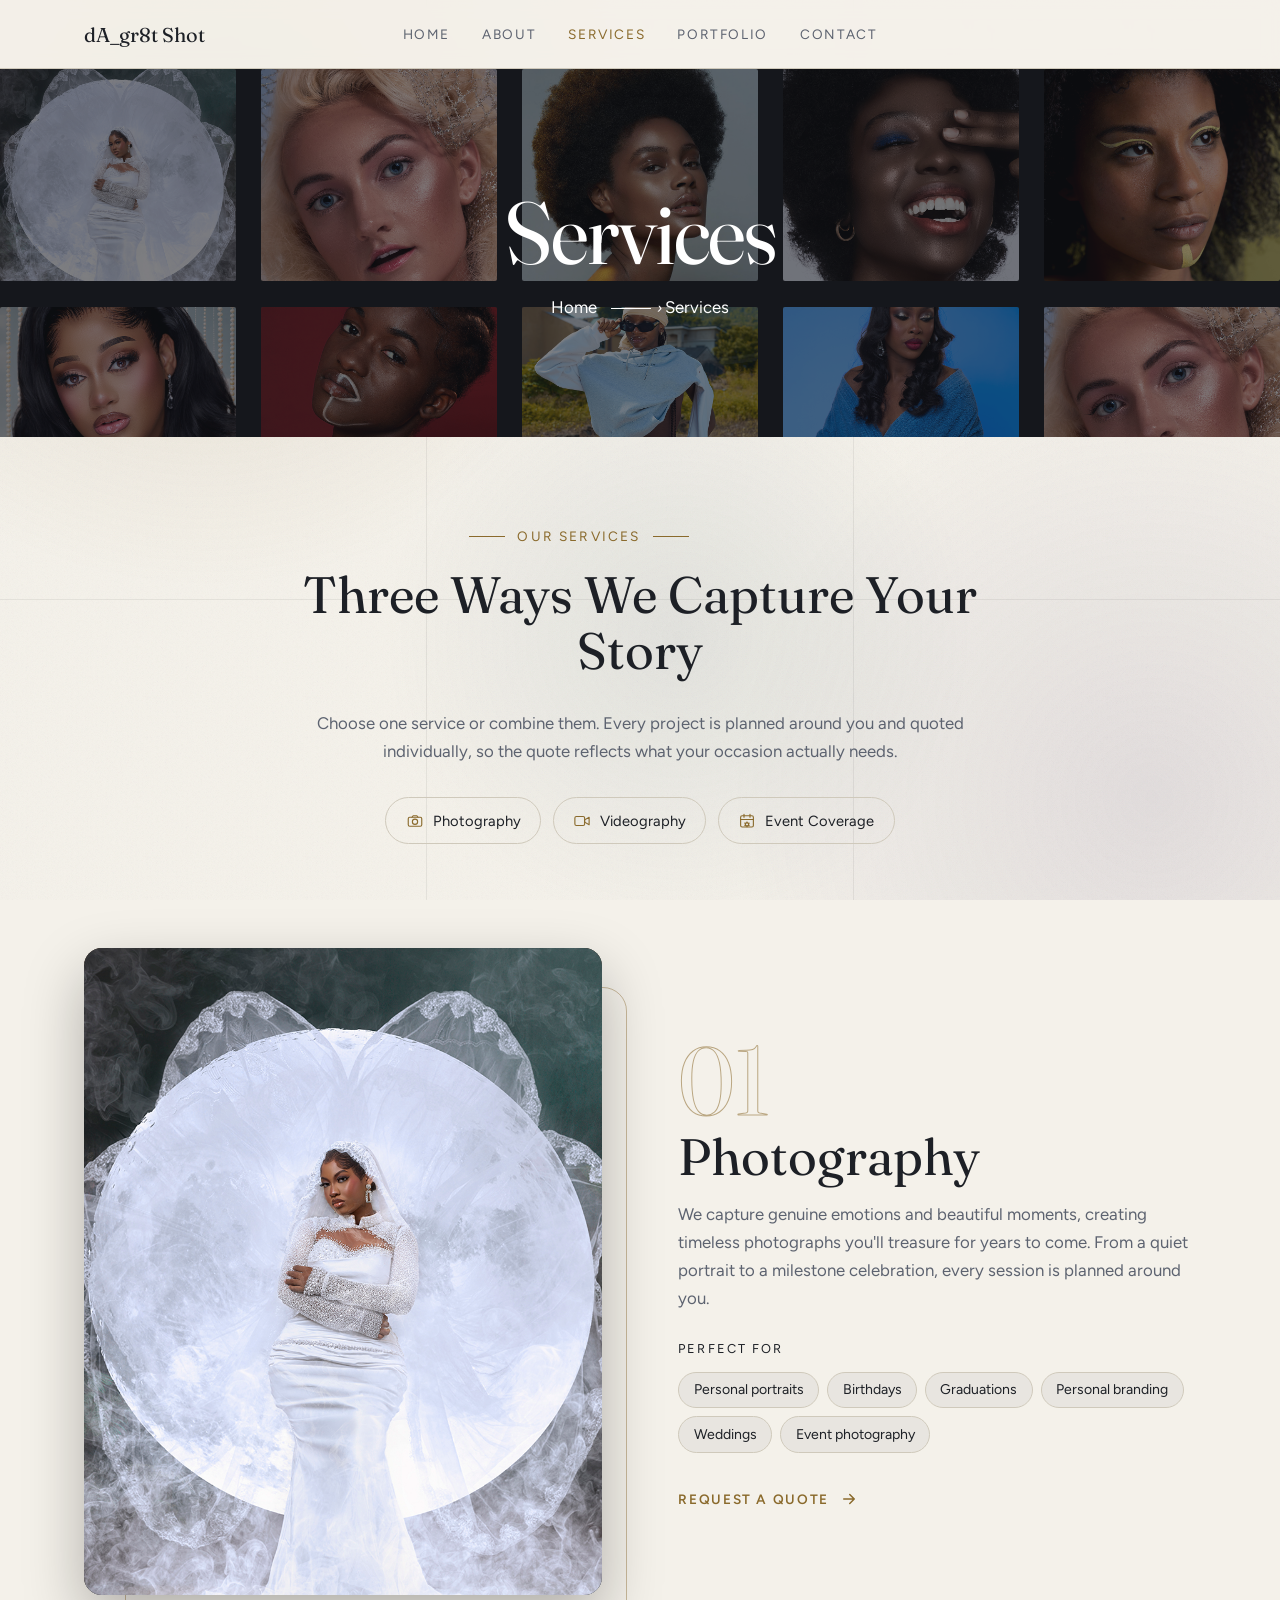
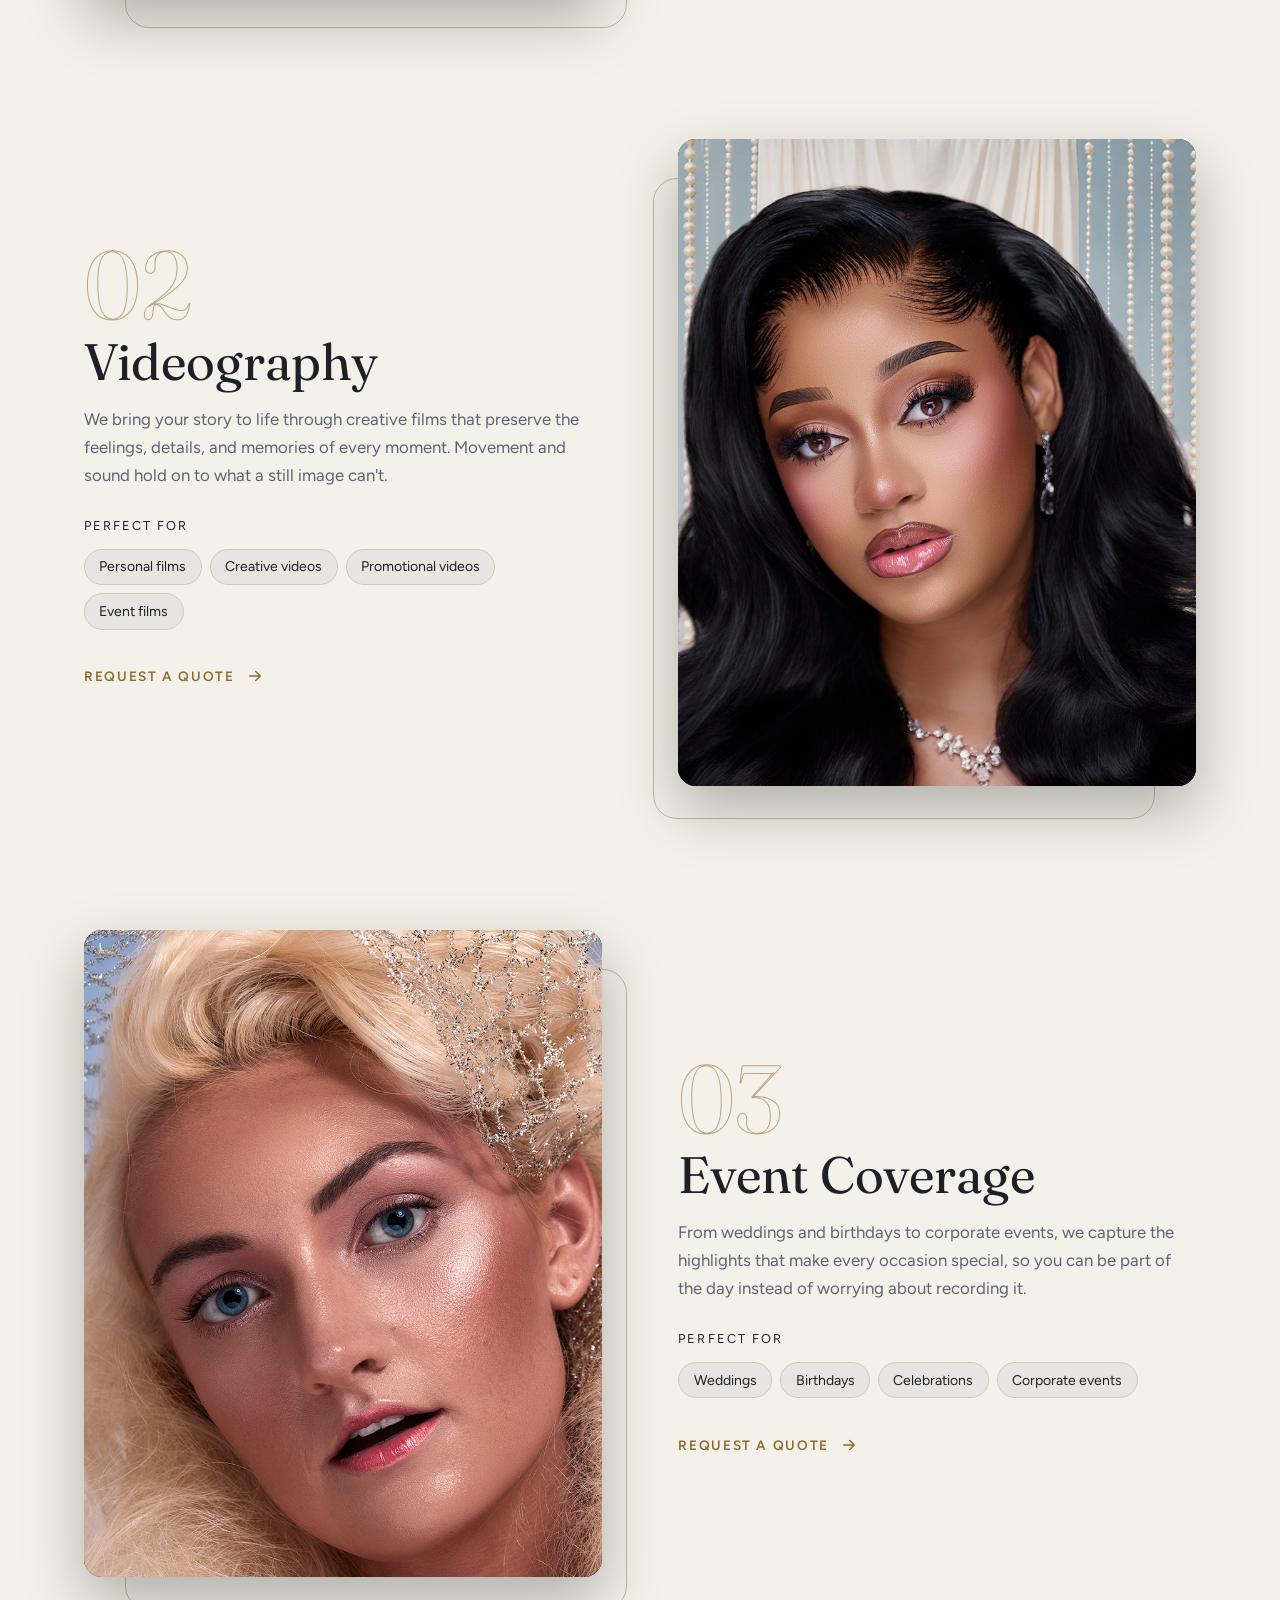
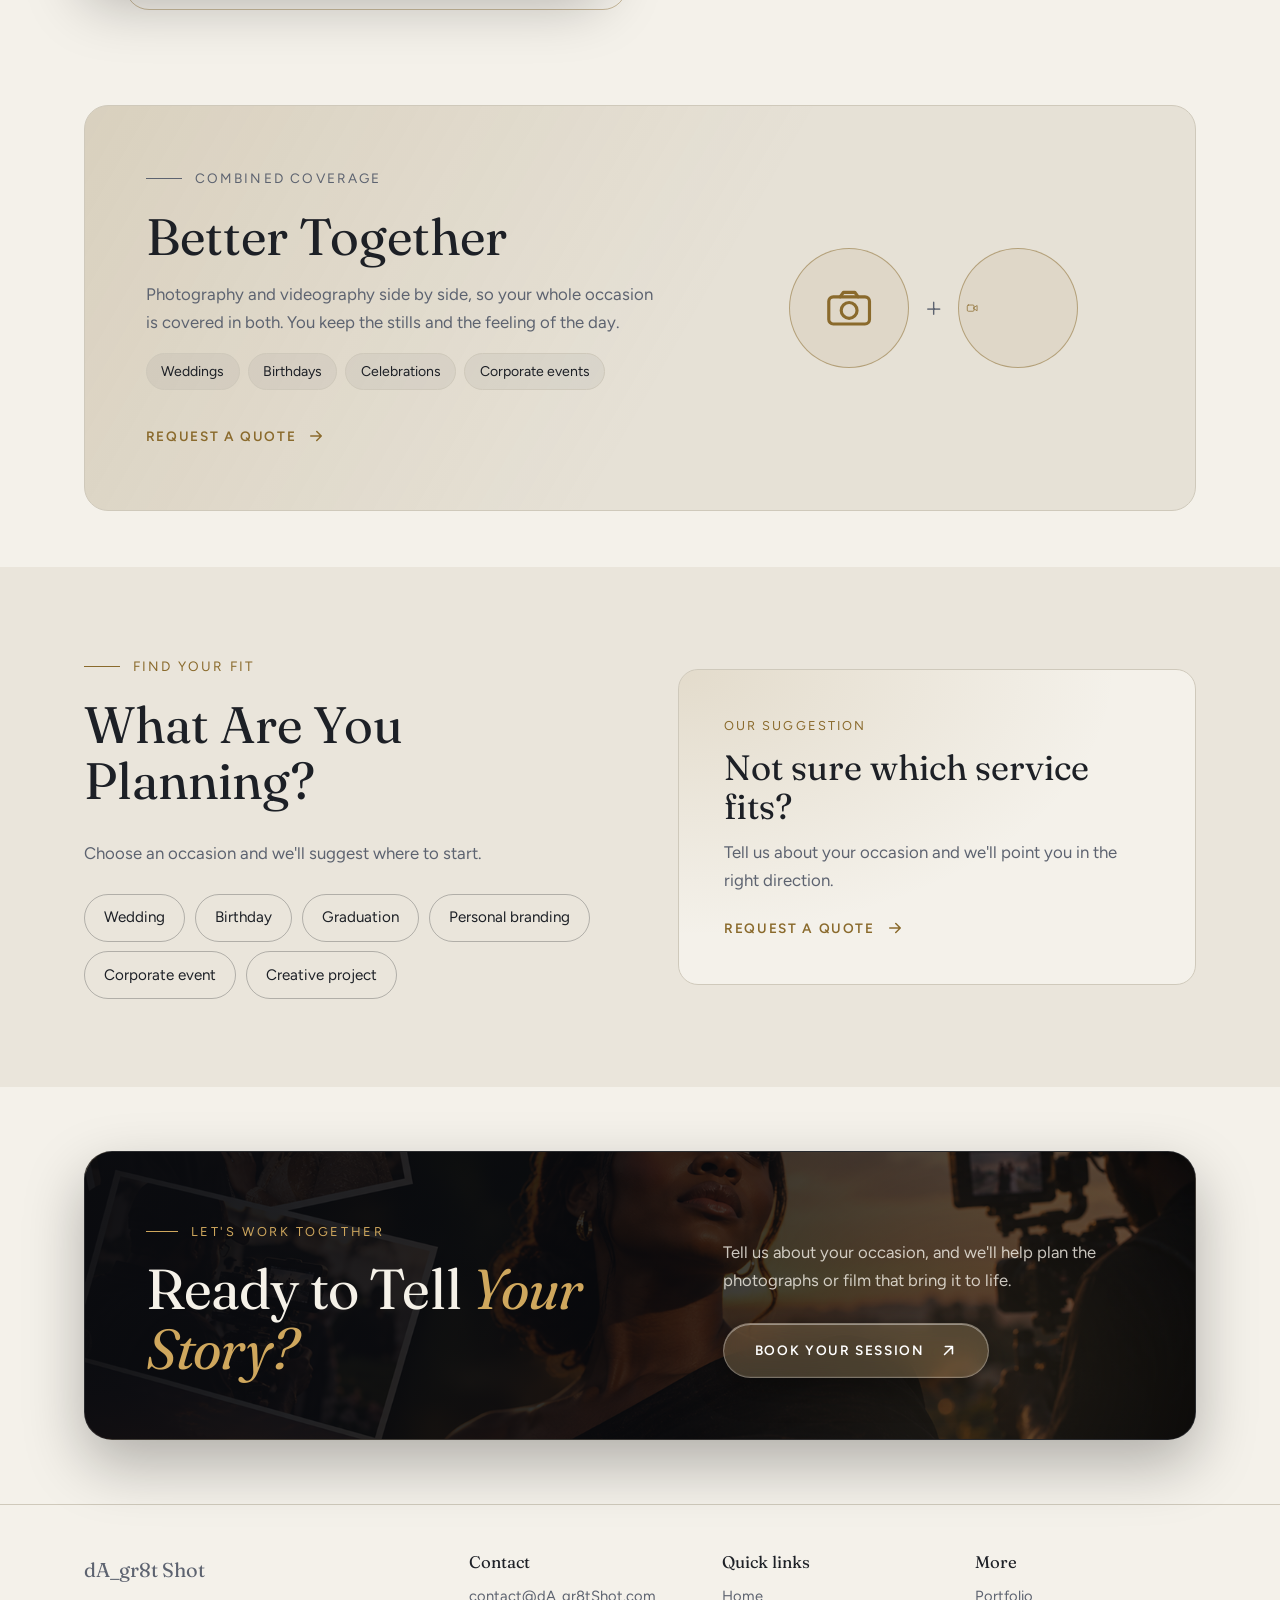
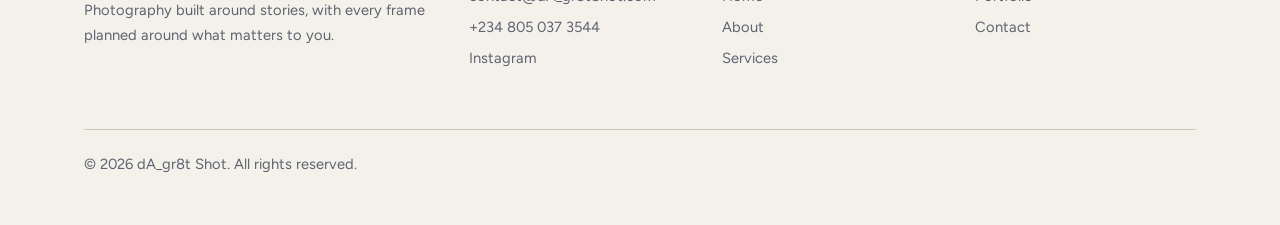
<file: services.html>
<!DOCTYPE html>
<html lang="en">
<head>
<meta charset="utf-8">
<meta name="viewport" content="width=device-width, initial-scale=1">
<title>Services | dA_gr8t Shot</title>
<meta name="description" content="Photography, videography and event coverage for portraits, weddings, birthdays, celebrations and corporate events.">
<meta name="theme-color" content="#000000">
<meta property="og:type" content="website">
<meta property="og:title" content="Services | dA_gr8t Shot">
<meta property="og:description" content="Photography, videography and event coverage, planned around you.">

<!-- Favicon: a small gold lens icon built into the page. Replace with your own file when you have one. -->
<link rel="icon" href="data:image/svg+xml,%3Csvg xmlns='http://www.w3.org/2000/svg' viewBox='0 0 64 64'%3E%3Crect width='64' height='64' rx='14' fill='%23000'/%3E%3Ccircle cx='32' cy='32' r='15' fill='none' stroke='%23cfa75d' stroke-width='4'/%3E%3Ccircle cx='32' cy='32' r='4.5' fill='%23cfa75d'/%3E%3C/svg%3E">

<!-- Fonts (Google Fonts) -->
<link rel="preconnect" href="https://fonts.googleapis.com">
<link rel="preconnect" href="https://fonts.gstatic.com" crossorigin>
<link href="https://fonts.googleapis.com/css2?family=Fraunces:opsz,wght@9..144,400;9..144,600&family=Figtree:wght@400;500;600&display=swap" rel="stylesheet">

<!-- Stylesheets: shared files first, then this page's own files -->
<link rel="stylesheet" href="css/base.css">
<link rel="stylesheet" href="css/layout.css">
<link rel="stylesheet" href="css/components.css">
<link rel="stylesheet" href="css/page-header.css">
<link rel="stylesheet" href="css/services.css">
<!-- <link rel="stylesheet" href="css/closing-cta.css"> -->
</head>
<body data-page="services">

<!-- SITE HEADER: logo, menu and "Our packages" button are built by js/layout.js -->
<header id="site-header"></header>

<main class="svc">

<!-- PAGE BANNER: title + breadcrumb over scrolling photo columns (columns are built by js/page-header.js) -->
<section class="phero">
  <div class="wrap">
    <p class="crumb"><a href="index.html">Home</a><i class="sep"></i>Services</p>
    <h1>Services</h1>
  </div>
  <div class="rows" aria-hidden="true"></div>
</section>


<!-- 1. INTRO: heading, short text and quick links that jump to each service -->
<section class="svc-intro" aria-labelledby="svc-intro-title">
  <div class="wrap">
    <div class="svc-head svc-reveal">
      <p class="svc-eyebrow">Our services</p>
      <h2 id="svc-intro-title">Three Ways We Capture Your Story</h2>
      <p>Choose one service or combine them. Every project is planned around you and quoted individually, so the quote reflects what your occasion actually needs.</p>
    </div>

    <!-- Jump links (each goes to a service below) -->
    <div class="svc-jump svc-reveal" style="--i:1" aria-label="Jump to a service">
      <a href="#photography">
        <svg viewBox="0 0 24 24" fill="none" stroke="currentColor" stroke-width="1.5" stroke-linecap="round" stroke-linejoin="round" aria-hidden="true"><rect x="3" y="7" width="18" height="12" rx="2"/><circle cx="12" cy="13" r="3.5"/><path d="M8 7l1.5-2h5L16 7"/></svg>
        Photography
      </a>
      <a href="#videography">
        <svg viewBox="0 0 24 24" fill="none" stroke="currentColor" stroke-width="1.5" stroke-linecap="round" stroke-linejoin="round" aria-hidden="true"><rect x="2.5" y="6" width="13" height="12" rx="2"/><path d="M15.5 10.5l6-3.5v10l-6-3.5z"/></svg>
        Videography
      </a>
      <a href="#events">
        <svg viewBox="0 0 24 24" fill="none" stroke="currentColor" stroke-width="1.5" stroke-linecap="round" stroke-linejoin="round" aria-hidden="true"><rect x="3.5" y="5" width="17" height="15" rx="2"/><path d="M3.5 10h17M8 3v4M16 3v4"/><path d="M12 13.2l.9 1.8 2-.3-.9 1.8.9 1.8-2-.3-.9 1.8-.9-1.8-2 .3.9-1.8-.9-1.8 2 .3z"/></svg>
        Event Coverage
      </a>
    </div>
  </div>
</section>


<!-- 2. PHOTOGRAPHY: photo on the left, details on the right.
     The three service photos are the first three in data/photos.js (filled in by js/frames.js). -->
<section class="svc-row" id="photography" aria-labelledby="svc-photo-title">
  <div class="wrap svc-grid">
    <div class="svc-media svc-reveal">
      <div class="frame" style="--g:linear-gradient(160deg,#6b4f3a,#1c1a1f)"></div>
      <span class="svc-badge" aria-hidden="true"><svg viewBox="0 0 24 24" fill="none" stroke="currentColor" stroke-width="1.5" stroke-linecap="round" stroke-linejoin="round"><rect x="3" y="7" width="18" height="12" rx="2"/><circle cx="12" cy="13" r="3.5"/><path d="M8 7l1.5-2h5L16 7"/></svg></span>
    </div>
    <div class="svc-text svc-reveal" style="--i:1">
      <span class="svc-num" aria-hidden="true">01</span>
      <h2 id="svc-photo-title">Photography</h2>
      <p>We capture genuine emotions and beautiful moments, creating timeless photographs you'll treasure for years to come. From a quiet portrait to a milestone celebration, every session is planned around you.</p>
      <p class="svc-for">Perfect for</p>
      <ul class="svc-pills">
        <li>Personal portraits</li><li>Birthdays</li><li>Graduations</li>
        <li>Personal branding</li><li>Weddings</li><li>Event photography</li>
      </ul>
      <a class="svc-link" href="contact.html">Request a quote
        <svg viewBox="0 0 24 24" fill="none" stroke="currentColor" stroke-width="2" stroke-linecap="round" stroke-linejoin="round" aria-hidden="true"><path d="M5 12h14M13 6l6 6-6 6"/></svg>
      </a>
    </div>
  </div>
</section>


<!-- 3. VIDEOGRAPHY: details on the left, photo on the right (class "flip" swaps the sides) -->
<section class="svc-row flip" id="videography" aria-labelledby="svc-video-title">
  <div class="wrap svc-grid">
    <div class="svc-media svc-reveal">
      <div class="frame" style="--g:linear-gradient(160deg,#3d5a6b,#171c24)"></div>
      <span class="svc-badge" aria-hidden="true"><svg viewBox="0 0 24 24" fill="none" stroke="currentColor" stroke-width="1.5" stroke-linecap="round" stroke-linejoin="round"><rect x="2.5" y="6" width="13" height="12" rx="2"/><path d="M15.5 10.5l6-3.5v10l-6-3.5z"/></svg></span>
    </div>
    <div class="svc-text svc-reveal" style="--i:1">
      <span class="svc-num" aria-hidden="true">02</span>
      <h2 id="svc-video-title">Videography</h2>
      <p>We bring your story to life through creative films that preserve the feelings, details, and memories of every moment. Movement and sound hold on to what a still image can't.</p>
      <p class="svc-for">Perfect for</p>
      <ul class="svc-pills">
        <li>Personal films</li><li>Creative videos</li><li>Promotional videos</li><li>Event films</li>
      </ul>
      <a class="svc-link" href="contact.html">Request a quote
        <svg viewBox="0 0 24 24" fill="none" stroke="currentColor" stroke-width="2" stroke-linecap="round" stroke-linejoin="round" aria-hidden="true"><path d="M5 12h14M13 6l6 6-6 6"/></svg>
      </a>
    </div>
  </div>
</section>


<!-- 4. EVENT COVERAGE -->
<section class="svc-row" id="events" aria-labelledby="svc-event-title">
  <div class="wrap svc-grid">
    <div class="svc-media svc-reveal">
      <div class="frame" style="--g:linear-gradient(160deg,#5a4a7a,#171520)"></div>
      <span class="svc-badge" aria-hidden="true"><svg viewBox="0 0 24 24" fill="none" stroke="currentColor" stroke-width="1.5" stroke-linecap="round" stroke-linejoin="round"><rect x="3.5" y="5" width="17" height="15" rx="2"/><path d="M3.5 10h17M8 3v4M16 3v4"/><path d="M12 13.2l.9 1.8 2-.3-.9 1.8.9 1.8-2-.3-.9 1.8-.9-1.8-2 .3.9-1.8-.9-1.8 2 .3z"/></svg></span>
    </div>
    <div class="svc-text svc-reveal" style="--i:1">
      <span class="svc-num" aria-hidden="true">03</span>
      <h2 id="svc-event-title">Event Coverage</h2>
      <p>From weddings and birthdays to corporate events, we capture the highlights that make every occasion special, so you can be part of the day instead of worrying about recording it.</p>
      <p class="svc-for">Perfect for</p>
      <ul class="svc-pills">
        <li>Weddings</li><li>Birthdays</li><li>Celebrations</li><li>Corporate events</li>
      </ul>
      <a class="svc-link" href="contact.html">Request a quote
        <svg viewBox="0 0 24 24" fill="none" stroke="currentColor" stroke-width="2" stroke-linecap="round" stroke-linejoin="round" aria-hidden="true"><path d="M5 12h14M13 6l6 6-6 6"/></svg>
      </a>
    </div>
  </div>
</section>


<!-- 5. BETTER TOGETHER: photography and videography combined -->
<section class="svc-both" aria-labelledby="svc-both-title">
  <div class="wrap">
    <div class="svc-both-panel svc-reveal">
      <div>
        <p class="svc-eyebrow">Combined coverage</p>
        <h2 id="svc-both-title">Better Together</h2>
        <p>Photography and videography side by side, so your whole occasion is covered in both. You keep the stills and the feeling of the day.</p>
        <ul class="svc-pills">
          <li>Weddings</li><li>Birthdays</li><li>Celebrations</li><li>Corporate events</li>
        </ul>
        <a class="svc-link" href="contact.html">Request a quote
          <svg viewBox="0 0 24 24" fill="none" stroke="currentColor" stroke-width="2" stroke-linecap="round" stroke-linejoin="round" aria-hidden="true"><path d="M5 12h14M13 6l6 6-6 6"/></svg>
        </a>
      </div>
      <!-- Decoration: a camera and a video camera joined by a plus, floating gently -->
      <div class="svc-both-art" aria-hidden="true">
        <span class="svc-orb"><svg viewBox="0 0 24 24" fill="none" stroke="currentColor" stroke-width="1.4" stroke-linecap="round" stroke-linejoin="round"><rect x="3" y="7" width="18" height="12" rx="2"/><circle cx="12" cy="13" r="3.5"/><path d="M8 7l1.5-2h5L16 7"/></svg></span>
        <span class="svc-plus">+</span>
        <span class="svc-orb two"><svg viewBox="0 0 24 24" fill="none" stroke="currentColor" stroke-width="1.4" stroke-linecap="round" stroke-linejoin="round"><rect x="2.5" y="6" width="13" height="12" rx="2"/><path d="M15.5 10.5l6-3.5v10l-6-3.5z"/></svg></span>
      </div>
    </div>
  </div>
</section>


<!-- 6. FIND YOUR FIT: pick an occasion and we suggest where to start (buttons are built by js/services-page.js; the text below shows without JavaScript) -->
<section class="svc-pick alt" aria-labelledby="svc-pick-title">
  <div class="wrap svc-pick-grid">

    <div class="svc-reveal">
      <p class="svc-eyebrow">Find your fit</p>
      <h2 id="svc-pick-title">What Are You Planning?</h2>
      <p>Choose an occasion and we'll suggest where to start.</p>
      <div class="svc-occ" id="svc-occ" role="radiogroup" aria-label="Choose an occasion"></div>
    </div>

    <div class="svc-result svc-reveal" style="--i:1" id="svc-result" aria-live="polite">
      <p class="svc-result-label">Our suggestion</p>
      <h3 id="svc-result-title">Not sure which service fits?</h3>
      <p id="svc-result-text">Tell us about your occasion and we'll point you in the right direction.</p>
      <a class="svc-link" id="svc-result-link" href="contact.html">Request a quote
        <svg viewBox="0 0 24 24" fill="none" stroke="currentColor" stroke-width="2" stroke-linecap="round" stroke-linejoin="round" aria-hidden="true"><path d="M5 12h14M13 6l6 6-6 6"/></svg>
      </a>
    </div>

  </div>
</section>


<!-- 5. CLOSING CALL TO ACTION: same component as the home page (css/closing-cta.css and js/closing-cta.js) -->
<section class="ccta" id="contact-cta" aria-labelledby="ccta-title">
  <div class="wrap">
    <div class="ccta-panel">

      <div class="ccta-bg" aria-hidden="true">
        <img src="images/call2.png" alt="" loading="lazy" onerror="this.remove()">
      </div>
      <span class="ccta-glow" aria-hidden="true"></span>

      <div class="ccta-main">
        <p class="ccta-label">Let's work together</p>
        <h2 id="ccta-title">Ready to Tell <em>Your Story?</em></h2>
      </div>

      <div class="ccta-side">
        <p class="ccta-text">Tell us about your occasion, and we'll help plan the photographs or film that bring it to life.</p>
        <a class="btn ccta-btn" href="contact.html">
          Book Your Session
          <svg viewBox="0 0 24 24" fill="none" stroke="currentColor" stroke-width="2" stroke-linecap="round" stroke-linejoin="round" aria-hidden="true"><path d="M7 17L17 7M8 7h9v9"/></svg>
        </a>
      </div>

    </div>
  </div>
</section>

</main>

<!-- SITE FOOTER: built by js/layout.js -->
<footer id="site-footer"></footer>

<!-- Scripts. Order matters: data first, then shared helpers, then this page's own scripts -->
<script src="data/site.js"></script>
<script src="data/photos.js"></script>
<script src="js/frames.js"></script>
<script src="js/layout.js"></script>
<script src="js/reveal.js"></script>
<script src="js/page-header.js"></script>
<script src="js/services-page.js"></script>
<!-- <script src="js/closing-cta.js"></script> -->
</body>
</html>
</file>
<file: css/base.css>
/* =============================================================
   base.css
   Shared by every page: colours, reset, typography, layout
   helpers, buttons and tags.
   ============================================================= */

/* ---- Colour tokens ----------------------------------------
   Dark by default. If the visitor's device is set to light mode,
   the light set below takes over. Change colours here only. */
:root{--ink:#000000;--slate:#22262e;--bone:#ece7dd;--brass:#cfa75d;--mist:#8d93a0;--line:#2f343e;--on-brass:#15171c}
@media (prefers-color-scheme:light){
  :root:not([data-theme="dark"]){--ink:#f4f1ea;--slate:#e6e1d6;--bone:#1d2026;--brass:#8a6a2c;--mist:#5d6370;--line:#cfc9bb;--on-brass:#f4f1ea}
}
:root[data-theme="light"]{--ink:#f4f1ea;--slate:#e6e1d6;--bone:#1d2026;--brass:#8a6a2c;--mist:#5d6370;--line:#cfc9bb;--on-brass:#f4f1ea}
:root[data-theme="dark"]{--ink:#15171c;--slate:#22262e;--bone:#ece7dd;--brass:#cfa75d;--mist:#8d93a0;--line:#2f343e;--on-brass:#15171c}

/* ---- Reset and page defaults ---- */
*,*::before,*::after{box-sizing:border-box}
html{scroll-behavior:smooth;scroll-padding-top:68px} /* 68px = sticky header height, so anchor links don't hide under it */
body{margin:0;background:var(--ink);color:var(--bone);font:400 1.05rem/1.65 Figtree,system-ui,sans-serif}
a{color:inherit}
:focus-visible{outline:2px solid var(--brass);outline-offset:3px}

/* ---- Typography ---- */
h1,h2,h3{font-family:Fraunces,Georgia,serif;font-weight:400;line-height:1.1;margin:0 0 .6em}
h1{font-size:clamp(2.6rem,7vw,5.5rem);letter-spacing:-.02em}
h2{font-size:clamp(1.9rem,4vw,3rem)}
h3{font-size:1.35rem}
p{margin:0 0 1em;max-width:62ch;color:var(--mist)}

/* ---- Layout helpers ---- */
.wrap{max-width:1160px;margin:0 auto;padding:0 1.5rem}   /* centred content column */
section{padding:5.5rem 0}
.alt{background:var(--slate)}                              /* adds the slightly lighter band behind a section */
.two{display:grid;grid-template-columns:1fr 1fr;gap:4rem;align-items:center} /* two-column row: picture + text */

/* ---- Buttons ---- */
.btn{display:inline-block;background:var(--brass);color:var(--on-brass);font:inherit;font-weight:600;padding:.85rem 1.6rem;border:0;border-radius:2px;text-decoration:none;cursor:pointer}
.btn.ghost{background:none;color:var(--bone);border:1px solid var(--line)}
.btn:hover{filter:brightness(1.08)}

/* ---- Small label (e.g. "On site work") ---- */
.tag{display:inline-block;font-size:.85rem;border:1px solid var(--line);border-radius:999px;padding:.15rem .7rem;color:var(--mist);margin-bottom:.8rem}

/* ---- Scroll reveal: js/reveal.js adds .rv, then .in when the item scrolls into view ---- */
.rv{opacity:0;transform:translateY(26px);transition:opacity .7s ease,transform .7s ease}
.rv.in{opacity:1;transform:none}

/* ---- Small screens ---- */
@media (max-width:860px){
  section{padding:4rem 0}
  .two{grid-template-columns:1fr;gap:2rem}
}

/* ---- Visitors who prefer less motion ---- */
@media (prefers-reduced-motion:reduce){
  html{scroll-behavior:auto}
  .rv{opacity:1;transform:none;transition:none}
}
</file>
<file: css/layout.css>
/* =============================================================
   layout.css
   The site header (logo and menu) and the footer.
   Both are built by js/layout.js.
   ============================================================= */

/* ---- Header ---- */
header{position:sticky;top:0;z-index:10;background:color-mix(in srgb,var(--ink) 88%,transparent);-webkit-backdrop-filter:blur(8px);backdrop-filter:blur(8px);border-bottom:1px solid var(--line)}
header .wrap{display:flex;align-items:center;justify-content:space-between;height:68px}
.logo{font-family:Fraunces,serif;font-size:1.25rem;text-decoration:none}
nav{display:flex;gap:1.6rem;align-items:center}
nav a{text-decoration:none;font-size:.95rem;color:var(--mist)}
nav a:hover{color:var(--bone)}
.links{display:flex;gap:2rem}
.links a,.btn.pill{text-transform:uppercase;letter-spacing:.12em;font-size:.85rem}
.links a.on{color:var(--brass)}                 /* the page you are on */
.btn.pill{border-radius:999px;background:color-mix(in srgb,var(--bone) 10%,transparent);color:var(--bone);border:1px solid var(--line)}   /* only used if you add a button to the menu */

/* ---- Menu button (phones): three lines that turn into an X when the menu is open ---- */
#menu{display:none;position:relative;width:44px;height:44px;padding:0;cursor:pointer;color:var(--bone);background:none;border:1px solid var(--line);border-radius:12px;transition:border-color .3s ease,background .3s ease}
#menu:hover{border-color:color-mix(in srgb,var(--brass) 60%,transparent)}
#menu .bar{position:absolute;left:11px;right:11px;height:2px;border-radius:2px;background:currentColor;transition:transform .35s cubic-bezier(.2,.7,.2,1),opacity .2s ease}
#menu .bar:nth-child(1){top:14px}
#menu .bar:nth-child(2){top:21px}
#menu .bar:nth-child(3){top:28px}
#menu[aria-expanded="true"] .bar:nth-child(1){transform:translateY(7px) rotate(45deg)}
#menu[aria-expanded="true"] .bar:nth-child(2){opacity:0;transform:scaleX(.3)}
#menu[aria-expanded="true"] .bar:nth-child(3){transform:translateY(-7px) rotate(-45deg)}

/* Desktop: logo left, links centred */
@media (min-width:861px){
  header .wrap{display:grid;grid-template-columns:1fr auto 1fr}
  nav{display:contents}
  .btn.pill{justify-self:end}
}

/* Phone: the links drop down from the header in a panel */
@media (max-width:860px){
  #menu{display:block}
  nav{
    position:absolute;top:68px;left:0;right:0;flex-direction:column;align-items:stretch;gap:0;
    padding:.4rem 1.5rem 1.5rem;max-height:calc(100vh - 68px);overflow-y:auto;
    background:color-mix(in srgb,var(--ink) 96%,transparent);
    -webkit-backdrop-filter:blur(14px);backdrop-filter:blur(14px);
    border-bottom:1px solid var(--line);box-shadow:0 24px 40px rgba(0,0,0,.45);
    visibility:hidden;opacity:0;transform:translateY(-10px);                         /* closed */
    transition:opacity .3s ease,transform .35s cubic-bezier(.2,.7,.2,1),visibility 0s linear .35s;
  }
  nav.open{visibility:visible;opacity:1;transform:none;transition-delay:0s}          /* open */

  .links{flex-direction:column;gap:0}
  .links a{
    display:block;padding:1rem 0;font-size:1rem;border-bottom:1px solid var(--line);
    opacity:0;transform:translateX(-12px);transition:opacity .35s ease,transform .35s ease,color .3s ease;
  }
  nav.open .links a{opacity:1;transform:none;transition-delay:calc(var(--i,0) * 55ms + 80ms)}   /* links slide in one after another */
  .links a:nth-child(1){--i:1} .links a:nth-child(2){--i:2} .links a:nth-child(3){--i:3}
  .links a:nth-child(4){--i:4} .links a:nth-child(5){--i:5} .links a:nth-child(6){--i:6}

  nav .btn.pill{display:flex;justify-content:center;margin-top:1.3rem;padding:1rem;opacity:0;transform:translateY(8px);transition:opacity .35s ease .4s,transform .35s ease .4s,background .3s ease}
  nav.open .btn.pill{opacity:1;transform:none}
}

/* Visitors who prefer less motion */
@media (prefers-reduced-motion:reduce){
  #menu .bar,nav,.links a,nav .btn.pill{transition:none}
}

/* ---- Footer ---- */
footer{padding:3rem 0;border-top:1px solid var(--line);font-size:.92rem;color:var(--mist)}
footer .wrap{display:flex;justify-content:space-between;gap:1.5rem;flex-wrap:wrap}
.fgrid{display:grid;grid-template-columns:1.6fr 1fr 1fr 1fr;gap:2rem;width:100%}
.fgrid h3{font-size:1.05rem;color:var(--bone)}
.fgrid ul{list-style:none;padding:0;margin:0}
.fgrid li{padding:.2rem 0}
.fgrid a{text-decoration:none}
.fgrid a:hover{color:var(--bone)}
.fbar{width:100%;border-top:1px solid var(--line);padding-top:1.4rem;margin-top:2rem} /* copyright line */
@media (max-width:860px){.fgrid{grid-template-columns:1fr 1fr}}
</file>
<file: css/components.css>
/* =============================================================
   components.css
   Reusable pieces used on more than one page: photo frames,
   cards, sliders, price plans, gallery tiles, the closing
   call-to-action band and the FAQ accordion.
   ============================================================= */

/* ---- Photo frame -------------------------------------------
   Shows a gradient until js/frames.js drops a photo inside it.
   --g is the fallback gradient set inline on each frame. */
.frame{aspect-ratio:3/4;border-radius:2px;position:relative;overflow:hidden;
  background:radial-gradient(circle at 72% 28%,rgba(255,255,255,.28),transparent 34%),radial-gradient(circle at 22% 78%,rgba(255,255,255,.12),transparent 30%),linear-gradient(transparent 55%,rgba(0,0,0,.45)),var(--g);
  background-size:auto,auto,auto,cover;background-position:center;box-shadow:inset 0 0 0 1px rgba(255,255,255,.06);transition:transform .6s}
.frame::before{content:"";position:absolute;inset:0;transition:transform .8s ease;
  background:radial-gradient(circle at 68% 30%,rgba(255,236,190,.9) 0 4%,rgba(255,236,190,.16) 5% 13%,transparent 14%),linear-gradient(172deg,transparent 60%,rgba(0,0,0,.32) 60%),linear-gradient(8deg,transparent 68%,rgba(0,0,0,.45) 68%)}
.frame::after{content:"";position:absolute;inset:0;opacity:.22;mix-blend-mode:overlay;background:url("data:image/svg+xml,%3Csvg xmlns='http://www.w3.org/2000/svg' width='160' height='160'%3E%3Cfilter id='n'%3E%3CfeTurbulence baseFrequency='.8' numOctaves='2'/%3E%3C/filter%3E%3Crect width='100%25' height='100%25' filter='url(%23n)'/%3E%3C/svg%3E")}
.frame img{position:absolute;inset:0;width:100%;height:100%;object-fit:cover;z-index:1;transition:transform .8s ease}
/* hover zoom */
.card:hover .frame,.post:hover .frame,.album:hover .frame{transform:scale(1.03)}
.card:hover .frame::before,.post:hover .frame::before,.album:hover .frame::before{transform:scale(1.1)}
.card:hover .frame img,.post:hover .frame img,.album:hover .frame img{transform:scale(1.06)}

/* ---- Cards: photo plus camera, date and category ---- */
.grid{display:grid;grid-template-columns:repeat(3,1fr);gap:1.2rem;margin-top:2.5rem}
.card .frame{aspect-ratio:4/5}
.card:nth-child(2) .frame{aspect-ratio:3/4}
.meta{display:flex;justify-content:space-between;gap:.5rem;font-size:.88rem;color:var(--mist);margin-top:.7rem;flex-wrap:wrap}
.meta b{color:var(--bone);font-weight:500}

/* ---- Slider (js/home.js turns a row into a swipeable slider with arrows) ---- */
.slider{display:flex!important;gap:1.5rem;overflow-x:auto;scroll-snap-type:x mandatory;scrollbar-width:none;padding-bottom:.4rem}
.slider::-webkit-scrollbar{display:none}
.slider>*{flex:0 0 min(300px,82%);scroll-snap-align:start}
.arrows{display:flex;gap:.6rem;margin-top:1.5rem}
.arrows button{width:44px;height:44px;border-radius:50%;border:1px solid var(--line);background:none;color:var(--bone);font-size:1.2rem;cursor:pointer}
.arrows button:hover{border-color:var(--brass);color:var(--brass)}

/* ---- Price plans ---- */
.plans{display:grid;grid-template-columns:repeat(3,1fr);gap:1.4rem;margin-top:2.5rem}
.plan{border:1px solid var(--line);padding:2rem;border-radius:2px}
.plan.feat{border-color:var(--brass);background:var(--slate)}   /* the highlighted plan */
.price{font:400 2.6rem Fraunces,serif;margin:.3rem 0 1rem}
.price small{font:400 .95rem Figtree,sans-serif;color:var(--mist)}
.plan ul{list-style:none;padding:0;margin:0 0 1.6rem;color:var(--mist)}
.plan li{padding:.45rem 0;border-bottom:1px solid var(--line)}
.plans.p4{grid-template-columns:repeat(4,1fr)}                  /* four-plan version on the home page */
.plans.p4 .plan{padding:1.6rem}

/* ---- Gallery tiles (Portfolio page and the Services page preview) ---- */
.gal{columns:3 260px;column-gap:1.2rem}
.gi{break-inside:avoid;margin:0 0 1.2rem;position:relative;display:block;text-decoration:none;overflow:hidden;border-radius:2px}
.gi[hidden]{display:none}                                       /* hidden by the category filter */
.gi .frame{width:100%}
.gi .cap{position:absolute;left:0;right:0;bottom:0;display:flex;justify-content:space-between;gap:.5rem;padding:2.5rem 1rem 1rem;background:linear-gradient(transparent,rgba(0,0,0,.75));color:#fff;z-index:2}
.gi:hover .frame img,.gi:hover .frame::before{transform:scale(1.07)}

/* ---- Closing call-to-action band ---- */
.cta{background:var(--slate);text-align:center}
.cta p{margin-inline:auto}

/* ---- FAQ accordion (native <details>, no JavaScript) ---- */
details{border-bottom:1px solid var(--line);padding:1.1rem 0;max-width:820px}
summary{cursor:pointer;font:400 1.2rem Fraunces,serif;list-style:none;display:flex;justify-content:space-between;gap:1rem}
summary::-webkit-details-marker{display:none}
summary::after{content:"+";transition:transform .3s;color:var(--brass)}
details[open] summary::after{transform:rotate(45deg)}
details p{margin:.8rem 0 0}

/* ---- Small screens ---- */
@media (max-width:860px){.grid,.plans{grid-template-columns:1fr}}
@media (max-width:1000px){.plans.p4{grid-template-columns:1fr 1fr}}
@media (max-width:620px){.plans.p4{grid-template-columns:1fr}}
</file>
<file: css/home.css>
/* =============================================================
   home.css
   Styles for index.html only. Sections in page order:
     1. Hero              4. What we do
     2. About us          5. Packages
     3. Selected work     6. Closing call to action
   Each section keeps its own phone and reduced-motion rules at
   its end, so everything for a section sits together.
   ============================================================= */


/* =============================================================
   1. HERO
   Full-screen dark hero. Five columns of photos scroll up and
   down behind centred text. A soft light follows the cursor.
   ============================================================= */
.hero{
  --ink:#000000; --bone:#ece7dd; --mist:#b9bec9; --brass:#cfa75d; --on-brass:#15171c; --line:#2f343e; --slate:#22262e;  /* stays dark in light mode too */
  background:var(--ink); color:var(--bone); position:relative; overflow:hidden; padding:6rem 0 5rem;
  min-height:calc(100vh - 68px);
  min-height:calc(100svh - 68px);                       /* svh ignores the phone address bar; the line above is the fallback */
  display:flex; flex-direction:column; align-items:center; justify-content:center; gap:3.5rem;
}
.hero::before{                                          /* the cursor light (position set in js/home.js) */
  content:""; position:absolute; inset:0; z-index:1; pointer-events:none;
  background:radial-gradient(circle 340px at var(--x,70%) var(--y,35%),color-mix(in srgb,var(--brass) 26%,transparent),transparent 70%);
}

/* Text block: sits above the photos */
.hero .wrap.herogrid{width:100%; max-width:none; padding:0 1.5rem; display:flex; flex-direction:column; align-items:center; justify-content:center; text-align:center}
.hero .copy{position:relative; z-index:2; max-width:980px}
.hero h1{letter-spacing:.05em; animation:rise 1s both}
.hero p{font-size:1.2rem}
.hero .copy p{margin-inline:auto; max-width:64ch; color:#d9dce3}
.hero .actions{display:flex; gap:1rem; flex-wrap:wrap; margin-top:1.8rem; justify-content:center}
@keyframes rise{from{opacity:0; transform:translateY(28px)}}

/* Double gold underline under "beautiful" */
.mark{position:relative; display:inline-block; white-space:nowrap}
.mark::after{
  content:""; position:absolute; left:0; right:0;
  bottom:-.18em;                                         /* distance below the word */
  height:.32em;                                          /* thickness of the double line */
  background:url("data:image/svg+xml,%3Csvg xmlns='http://www.w3.org/2000/svg' viewBox='0 0 300 24' preserveAspectRatio='none'%3E%3Cpath d='M4 8 C70 3 200 3 296 7' fill='none' stroke='%23e6d28f' stroke-width='3' stroke-linecap='round'/%3E%3Cpath d='M20 18 C90 14 190 14 262 17' fill='none' stroke='%23e6d28f' stroke-width='3' stroke-linecap='round'/%3E%3C/svg%3E") no-repeat center / 100% 100%;
}

/* Buttons in the hero */
.hero .actions .btn:first-child{border-radius:999px; background:rgba(255,255,255,.14); color:#fff; border:1px solid rgba(255,255,255,.3); backdrop-filter:blur(6px); padding:.65rem 1.7rem .65rem .65rem; display:inline-flex; align-items:center; gap:.8rem}
.hero .actions .btn:first-child::before{content:"\2197"; width:38px; height:38px; border:1px solid var(--brass); border-radius:50%; display:grid; place-items:center; color:var(--brass)}
.hero .actions .btn.ghost{border-radius:999px; color:#fff; border-color:rgba(255,255,255,.3)}

/* Scrolling photo background: 5 columns, alternating direction. Photos come from data/photos.js. */
.marq{--gap:clamp(.8rem,2vw,2rem); position:absolute; inset:0; display:grid; grid-template-columns:repeat(5,1fr); gap:var(--gap); overflow:hidden; opacity:.2}   /* opacity: how visible the photos are */
.col{animation:up 40s linear infinite}
.col.dn{animation-direction:reverse; animation-duration:50s}   /* every second column moves down */
.marq .col:nth-child(3){animation-duration:46s}                 /* different speeds so columns don't move in lockstep */
.marq .col:nth-child(5){animation-duration:58s}
.marq .frame{
  aspect-ratio:auto!important; margin-bottom:var(--gap);
  height:calc(((100vh - 68px) - 2*var(--gap))/2);
  height:calc(((100svh - 68px) - 2*var(--gap))/2);              /* two photos visible per column */
}
@keyframes up{to{transform:translateY(-50%)}}

/* Decoration: vertical "Creative" label and the spinning "Scroll down" badge */
.vlabel{position:absolute; left:1.2rem; top:50%; writing-mode:vertical-rl; transform:translateY(-50%) rotate(180deg); letter-spacing:.12em; color:#fff; z-index:3; font-size:.95rem}
.badge{position:absolute; right:2rem; bottom:1.5rem; width:128px; color:#fff; animation:spin 20s linear infinite; z-index:3; pointer-events:none}
@keyframes spin{to{transform:rotate(360deg)}}

/* Phone: three columns, no decorations */
@media (max-width:601px){
  .marq{grid-template-columns:repeat(2,1fr)}
  .marq .col:nth-child(n+4), .vlabel, .badge{display:none}
}
@media (prefers-reduced-motion:reduce){.col, .hero h1, .badge{animation:none}}

/* Tablet: two columns, simplified decorations */
@media (min-width: 602px) and (max-width: 768px) {
  .marq{grid-template-columns:repeat(3,1fr)}
  /* .marq .col:nth-child(n+4), .vlabel, .badge{display:none} */
}
@media (prefers-reduced-motion:reduce){.col, .hero h1, .badge{animation:none}}


/* =============================================================
   2. ABOUT US
   Two columns: image stack on the left (travelling glowing border
   + floating small image), text on the right.
   ============================================================= */

/* Lets the browser animate the border's angle (this is what makes the light travel) */
@property --ab-angle { syntax: "<angle>"; initial-value: 0deg; inherits: false; }

.about-section{
  --ab-accent: var(--brass, #cfa75d);
  --ab-text:   var(--bone,  #ece7dd);
  --ab-muted:  var(--mist,  #c3c8d0);
  --ab-bg:     var(--ink,   #15171c);
  --ab-radius: 18px;                                   /* corner roundness of the images */
  --ab-gap: clamp(1.5rem, 5vw, 3rem);                  /* room left on the side for the small image to overlap */
  --ab-line: #fff6dc;                                  /* colour of the travelling light (warm white) */
}
@media (prefers-color-scheme: light){
  :root:not([data-theme="dark"]) .about-section{--ab-line: var(--brass)}
}
:root[data-theme="light"] .about-section{--ab-line: var(--brass)}

/* ---- Two-column layout ---- */
.ab-grid{display:grid; grid-template-columns:1fr 1fr; gap:clamp(2.5rem, 6vw, 6rem); align-items:center}

/* ---- Left: images ---- */
.ab-visual{position:relative; width:100%; max-width:560px; justify-self:center; padding:0 0 0 var(--ab-gap)}
.ab-frame{position:relative; border-radius:var(--ab-radius)}
.ab-main {
  display: block;
  width: 100%;
  height: auto;
  aspect-ratio: 3 / 4;
  object-fit: cover;
  border-radius: inherit;
}

/* Faint ring that is always visible, so the edge looks finished */
.ab-frame::after, .ab-small::after{
  content:""; position:absolute; inset:-2px; border-radius:calc(var(--ab-radius) + 2px);
  border:1px solid color-mix(in srgb, var(--ab-line) 22%, transparent); pointer-events:none;
}

/* Bright light with a fading tail that travels around the edge */
.ab-frame::before, .ab-small::before{
  content:""; position:absolute; inset:-2px; padding:3px;          /* padding = thickness of the moving line */
  border-radius:calc(var(--ab-radius) + 2px);
  background:conic-gradient(from var(--ab-angle),
    transparent 0 50%,
    color-mix(in srgb, var(--ab-line) 25%, transparent) 68%,
    color-mix(in srgb, var(--ab-line) 75%, transparent) 90%,
    var(--ab-line) 98%,
    transparent 100%);
  -webkit-mask:linear-gradient(#000 0 0) content-box, linear-gradient(#000 0 0);
  -webkit-mask-composite:xor;
          mask:linear-gradient(#000 0 0) content-box exclude, linear-gradient(#000 0 0);
  filter:drop-shadow(0 0 4px var(--ab-line)) drop-shadow(0 0 14px color-mix(in srgb, var(--ab-line) 60%, transparent));   /* the glow */
  pointer-events:none; z-index:1;
}
.ab-frame::before{animation:ab-spin 6s linear infinite}
.ab-small::before{animation:ab-spin 10s linear infinite}
@keyframes ab-spin{to{--ab-angle:360deg}}

/* Small image: overlaps the left edge of the main image, centred vertically, floating gently */
.ab-small{position:absolute; top:50%; left:0; translate:0 -50%; width:34%; z-index:3; animation:ab-float 6s ease-in-out infinite}
.ab-small img{display:block; width:100%; aspect-ratio:3 / 4; height: auto; object-fit:cover; border-radius:var(--ab-radius)}   /* same radius as the ring, so the corners line up */
@keyframes ab-float{
  0%, 100%{transform:translateY(0)}
  50%{transform:translateY(-20px)}                     /* how far it floats: change 20px */
}

/* ---- Right: content ---- */
.ab-content{max-width:540px}
.ab-eyebrow{display:flex; align-items:center; gap:.8rem; margin:0 0 1.2rem; font-size:.85rem; letter-spacing:.16em; text-transform:uppercase; color:var(--ab-accent)}
.ab-eyebrow::before{content:""; width:36px; height:1px; background:currentColor}
.ab-content h2{margin:0 0 1rem; font-size:clamp(2rem, 4vw, 3.2rem); line-height:1.1; color:var(--ab-text)}
.ab-content p{max-width:52ch; margin:0 0 1.1em; color:var(--ab-muted)}
.ab-content .btn{margin-top:.8rem}

/* ---- Glass button with an animated arrow ---- */
.btn.btn-glass{
  display:inline-flex; align-items:center; gap:.9rem; padding:.9rem 1.7rem; border-radius:999px;
  text-transform:uppercase; letter-spacing:.12em; font-size:.85rem; font-weight:500; text-decoration:none; color:var(--ab-text);
  background:color-mix(in srgb, var(--ab-text) 10%, transparent);                      /* see-through fill */
  border:1px solid color-mix(in srgb, var(--ab-text) 28%, transparent);
  -webkit-backdrop-filter:blur(12px) saturate(140%); backdrop-filter:blur(12px) saturate(140%);
  box-shadow:inset 0 1px 0 color-mix(in srgb, var(--ab-text) 35%, transparent), 0 10px 28px rgba(0,0,0,.28);   /* bright top edge + lift */
  transition:transform .35s ease, background .35s ease, border-color .35s ease, box-shadow .35s ease;
}
.btn.btn-glass:hover{
  transform:translateY(-2px); filter:none;                                              /* filter:none cancels the base .btn hover */
  background:color-mix(in srgb, var(--ab-text) 18%, transparent);
  border-color:color-mix(in srgb, var(--ab-accent) 70%, transparent);
  box-shadow:inset 0 1px 0 color-mix(in srgb, var(--ab-text) 45%, transparent), 0 14px 34px rgba(0,0,0,.35), 0 0 22px color-mix(in srgb, var(--ab-accent) 30%, transparent);
}
.btn.btn-glass .arrow{flex:none; animation:ab-nudge 1.8s ease-in-out infinite; transition:translate .35s ease}   /* nudges right on a loop */
.btn.btn-glass:hover .arrow{translate:6px 0}
@keyframes ab-nudge{0%, 100%{transform:translateX(0)} 50%{transform:translateX(4px)}}

/* ---- Tablet and phone: image stack above the text, overlap stays intact ---- */
@media (max-width:900px){
  .ab-grid{grid-template-columns:1fr; gap:3rem}
  .ab-visual{max-width:520px}
  .ab-content{max-width:none}
}
@media (max-width:480px){.ab-small{width:38%}}

/* ---- Visitors who prefer less motion: no travelling light, no floating, no arrow loop ---- */
@media (prefers-reduced-motion:reduce){
  .ab-frame::before, .ab-small::before{animation:none; background:color-mix(in srgb, var(--ab-accent) 55%, transparent)}
  .ab-small, .btn.btn-glass .arrow{animation:none}
  .btn.btn-glass:hover{transform:none}
}


/* =============================================================
   3. SELECTED WORK
   A bento grid of six photos. Isolated: every class starts with
   ws-. Photos and captions come from data/photos.js through
   js/selected-work.js.
   ============================================================= */
.ws{
  --ws-accent: var(--brass, #cfa75d);
  --ws-text:   var(--bone,  #ece7dd);
  --ws-muted:  var(--mist,  #8d93a0);
  --ws-line:   var(--line,  #2f343e);
  --ws-light:  #f5f1e8;                                /* text on top of photos */
}

/* ---- Header: heading left, button right ---- */
.ws-head{display:flex; justify-content:space-between; align-items:end; gap:2rem; margin-bottom:clamp(2rem, 4vw, 3rem)}
.ws-label{display:inline-flex; align-items:center; gap:.8rem; margin:0 0 1rem; font-size:.85rem; letter-spacing:.16em; text-transform:uppercase; color:var(--ws-accent)}
.ws-label::before{content:""; width:36px; height:1px; background:currentColor}
.ws-head h2{margin:0 0 .8rem; font-size:clamp(2rem, 4.2vw, 3.2rem); line-height:1.1}
.ws-head p:last-child{margin:0; max-width:52ch; color:var(--ws-muted)}

/* ---- Glass button ---- */
.ws-btn{
  display:inline-flex; align-items:center; gap:.8rem; flex:none; padding:.9rem 1.7rem; border-radius:999px; text-decoration:none;
  font-size:.85rem; font-weight:500; letter-spacing:.12em; text-transform:uppercase; color:var(--ws-text);
  background:color-mix(in srgb, var(--ws-text) 10%, transparent);
  border:1px solid color-mix(in srgb, var(--ws-text) 28%, transparent);
  -webkit-backdrop-filter:blur(12px) saturate(140%); backdrop-filter:blur(12px) saturate(140%);
  box-shadow:inset 0 1px 0 color-mix(in srgb, var(--ws-text) 35%, transparent);
  transition:transform .35s ease, background .35s ease, border-color .35s ease, box-shadow .35s ease;
}
.ws-btn svg{width:18px; height:18px; transition:transform .35s cubic-bezier(.2,.7,.2,1)}
.ws-btn:hover, .ws-btn:focus-visible{
  transform:translateY(-2px);
  background:color-mix(in srgb, var(--ws-text) 18%, transparent);
  border-color:color-mix(in srgb, var(--ws-accent) 70%, transparent);
  box-shadow:inset 0 1px 0 color-mix(in srgb, var(--ws-text) 45%, transparent), 0 0 22px color-mix(in srgb, var(--ws-accent) 28%, transparent);
}
.ws-btn:hover svg, .ws-btn:focus-visible svg{transform:translateX(5px)}

/* ---- Bento grid: 4 columns x 3 rows. The big tile is "a", the tall one "c", the wide strip "f" ---- */
.ws-grid{
  display:grid; grid-template-columns:repeat(4,1fr);
  grid-template-rows:repeat(3, clamp(150px, 19vw, 250px));
  gap:clamp(.6rem, 1.4vw, 1rem);
  grid-template-areas:"a a b c"
                      "a a d c"
                      "e f f f";
}
.ws-item:nth-of-type(1){grid-area:a}
.ws-item:nth-of-type(2){grid-area:b}
.ws-item:nth-of-type(3){grid-area:c}
.ws-item:nth-of-type(4){grid-area:d}
.ws-item:nth-of-type(5){grid-area:e}
.ws-item:nth-of-type(6){grid-area:f}

/* ---- Tile ---- */
.ws-item{
  position:relative; isolation:isolate; overflow:hidden; display:block; border-radius:16px; color:var(--ws-light); text-decoration:none;
  background:var(--g, #22262e); outline-offset:3px; border:1px solid color-mix(in srgb, var(--ws-text) 10%, transparent);
}
.ws-item img{position:absolute; inset:0; width:100%; height:100%; object-fit:cover; transition:transform 1s cubic-bezier(.2,.7,.2,1)}
.ws-item::after{                                       /* dark fade so captions stay readable */
  content:""; position:absolute; inset:0; z-index:1;
  background:linear-gradient(to top, rgba(10,11,14,.85), rgba(10,11,14,0) 58%); opacity:.5; transition:opacity .5s ease;
}
.ws-cap{
  position:absolute; left:1.1rem; right:4rem; bottom:1rem; z-index:2; display:grid; gap:.15rem;
  opacity:0; transform:translateY(12px); transition:opacity .45s ease, transform .45s cubic-bezier(.2,.7,.2,1);
}
.ws-title{font:400 1.25rem/1.2 Fraunces, Georgia, serif}
.ws-cat{font-size:.8rem; letter-spacing:.14em; text-transform:uppercase; color:var(--ws-accent)}
.ws-arrow{
  position:absolute; right:1rem; bottom:1rem; z-index:2; width:40px; height:40px; display:grid; place-items:center; border-radius:50%;
  background:rgba(255,255,255,.12); border:1px solid rgba(255,255,255,.25);
  -webkit-backdrop-filter:blur(8px); backdrop-filter:blur(8px);
  opacity:0; transform:translate(6px,6px) scale(.85);
  transition:opacity .45s ease, transform .45s cubic-bezier(.2,.7,.2,1), background .3s ease;
}
.ws-arrow svg{width:18px; height:18px}

/* Hover and keyboard focus */
.ws-item:hover img, .ws-item:focus-visible img{transform:scale(1.07)}
.ws-item:hover::after, .ws-item:focus-visible::after{opacity:1}
.ws-item:hover .ws-cap, .ws-item:focus-visible .ws-cap{opacity:1; transform:none}
.ws-item:hover .ws-arrow, .ws-item:focus-visible .ws-arrow{opacity:1; transform:none}
.ws-item:hover .ws-arrow{background:var(--ws-accent); border-color:var(--ws-accent); color:#15171c}
/* Touch screens have no hover, so captions and arrows are always shown */
@media (hover:none){
  .ws-cap, .ws-arrow{opacity:1; transform:none}
  .ws-item::after{opacity:1}
}

/* ---- Entrance (only when JavaScript is running): tiles rise in one after another ---- */
.ws.js .ws-item{opacity:0; transform:translateY(32px) scale(.98)}
.ws.js.in .ws-item{
  opacity:1; transform:none;
  transition:opacity .8s ease calc(var(--i) * 90ms), transform .9s cubic-bezier(.2,.7,.2,1) calc(var(--i) * 90ms);
}

/* ---- Tablet and phone ---- */
@media (max-width:900px){
  .ws-head{flex-direction:column; align-items:flex-start}
  .ws-grid{
    grid-template-columns:repeat(2,1fr);
    grid-template-rows:repeat(4, clamp(150px, 34vw, 260px));
    grid-template-areas:"a a" "b c" "d e" "f f";
  }
}
@media (max-width:520px){.ws-btn{width:100%; justify-content:center}}

/* ---- Visitors who prefer less motion ---- */
@media (prefers-reduced-motion:reduce){
  .ws-item img, .ws-cap, .ws-arrow, .ws-btn, .ws-btn svg{transition:none}
  .ws-item:hover img{transform:none}
}


/* =============================================================
   4. WHAT WE DO
   Three service cards (icons only, no photos) and two glass
   buttons. Uses the site's colour variables, with fallbacks.
   ============================================================= */
.wwd{
  --wwd-accent: var(--brass, #cfa75d);
  --wwd-text:   var(--bone,  #ece7dd);
  --wwd-muted:  var(--mist,  #8d93a0);
  --wwd-line:   var(--line,  #2f343e);
  --wwd-card:   var(--slate, #22262e);
  --wwd-glow:   #fff6dc;                               /* colour of the light that travels round the buttons */
}
@media (prefers-color-scheme: light){
  :root:not([data-theme="dark"]) .wwd{--wwd-glow: var(--brass, #8a6a2c)}    /* white would vanish on a light page */
}
:root[data-theme="light"] .wwd{--wwd-glow: var(--brass, #8a6a2c)}

/* ---- Header ---- */
.wwd-head{text-align:center; max-width:640px; margin:0 auto clamp(2.5rem, 5vw, 4rem)}
.wwd-label{display:inline-flex; align-items:center; gap:.8rem; margin:0 0 1.1rem; font-size:.85rem; letter-spacing:.16em; text-transform:uppercase; color:var(--wwd-accent)}
.wwd-label::before, .wwd-label::after{content:""; width:28px; height:1px; background:currentColor; opacity:.7}
.wwd-head h2{margin:0 0 1rem; font-size:clamp(2rem, 4.2vw, 3.2rem); line-height:1.1}
.wwd-head p:last-child{margin:0 auto; color:var(--wwd-muted)}

/* ---- Card grid: 3 across on desktop ---- */
.wwd-grid{display:grid; grid-template-columns:repeat(3,1fr); gap:clamp(1rem, 2vw, 1.6rem)}

/* ---- Card ---- */
.wwd-card{
  position:relative; display:flex; flex-direction:column; overflow:hidden; padding:clamp(1.6rem, 3vw, 2.2rem);
  background:color-mix(in srgb, var(--wwd-card) 55%, transparent);
  border:1px solid var(--wwd-line); border-radius:16px;
  box-shadow:0 1px 0 color-mix(in srgb, var(--wwd-text) 6%, transparent) inset, 0 8px 24px rgba(0,0,0,.12);
  text-decoration:none; color:inherit;
  transition:transform .4s cubic-bezier(.2,.7,.2,1), border-color .4s ease, box-shadow .4s ease, background .4s ease;
}
.wwd-card::before{                                     /* thin gold line along the top that draws in on hover */
  content:""; position:absolute; left:0; right:0; top:0; height:2px; background:var(--wwd-accent);
  transform:scaleX(0); transform-origin:left; transition:transform .5s cubic-bezier(.2,.7,.2,1);
}
.wwd-icon{
  display:grid; place-items:center; width:56px; height:56px; margin-bottom:1.5rem; border-radius:50%;
  border:1px solid color-mix(in srgb, var(--wwd-accent) 45%, transparent);
  color:var(--wwd-accent); background:color-mix(in srgb, var(--wwd-accent) 8%, transparent);
  transition:background .4s ease, transform .4s ease;
}
.wwd-icon svg{width:26px; height:26px}
.wwd-card h3{margin:0 0 .7rem; font-size:1.5rem}
.wwd-card p{margin:0 0 1.8rem; color:var(--wwd-muted); line-height:1.65}
.wwd-arrow{                                            /* small arrow, pinned to the bottom of the card */
  display:grid; place-items:center; width:40px; height:40px; margin-top:auto; border-radius:50%;
  border:1px solid var(--wwd-line); color:var(--wwd-text);
  transition:transform .4s cubic-bezier(.2,.7,.2,1), background .4s ease, color .4s ease, border-color .4s ease;
}
.wwd-arrow svg{width:18px; height:18px}

/* Hover and keyboard focus */
.wwd-card:hover, .wwd-card:focus-visible{
  transform:translateY(-6px);
  border-color:color-mix(in srgb, var(--wwd-accent) 55%, transparent);
  background:color-mix(in srgb, var(--wwd-card) 85%, transparent);
  box-shadow:0 1px 0 color-mix(in srgb, var(--wwd-text) 10%, transparent) inset, 0 20px 44px rgba(0,0,0,.28);
}
.wwd-card:hover::before, .wwd-card:focus-visible::before{transform:scaleX(1)}
.wwd-card:hover .wwd-icon{background:color-mix(in srgb, var(--wwd-accent) 18%, transparent); transform:scale(1.05)}
.wwd-card:hover .wwd-arrow, .wwd-card:focus-visible .wwd-arrow{transform:translateX(6px); background:var(--wwd-accent); border-color:var(--wwd-accent); color:var(--on-brass, #15171c)}

/* ---- Buttons: centred, with space between ---- */
.wwd .wwd-actions{display:flex; flex-wrap:wrap; justify-content:center; align-items:center; gap:1rem; width:100%; margin:clamp(2.2rem, 4vw, 3rem) auto 0}
.wwd .wwd-actions .btn{margin:0}

/* Glass look, with a light that travels round the border on hover */
@property --btn-angle { syntax: "<angle>"; initial-value: 0deg; inherits: false; }

.wwd-actions .btn{
  position:relative; isolation:isolate; display:inline-flex; align-items:center; justify-content:center;
  padding:.95rem 2rem; border-radius:999px; font-size:.85rem; font-weight:500; letter-spacing:.1em; text-transform:uppercase; text-decoration:none; color:var(--wwd-text);
  background:color-mix(in srgb, var(--wwd-text) 9%, transparent);                        /* see-through fill */
  border:1px solid color-mix(in srgb, var(--wwd-text) 26%, transparent);
  -webkit-backdrop-filter:blur(12px) saturate(140%); backdrop-filter:blur(12px) saturate(140%);
  box-shadow:inset 0 1px 0 color-mix(in srgb, var(--wwd-text) 35%, transparent), 0 10px 28px rgba(0,0,0,.25);
  transition:transform .35s ease, background .35s ease, box-shadow .35s ease, border-color .35s ease;
}
.wwd-actions .btn:not(.ghost){                          /* primary button: same glass, tinted with the brand colour */
  background:color-mix(in srgb, var(--wwd-accent) 26%, transparent);
  border-color:color-mix(in srgb, var(--wwd-accent) 55%, transparent);
}
.wwd-actions .btn::before{                              /* the travelling light: a bright point with a fading tail, masked to a thin ring */
  content:""; position:absolute; inset:-1px; padding:2px; border-radius:inherit; z-index:-1;
  background:conic-gradient(from var(--btn-angle),
    transparent 0 55%,
    color-mix(in srgb, var(--wwd-glow) 30%, transparent) 72%,
    color-mix(in srgb, var(--wwd-glow) 80%, transparent) 92%,
    var(--wwd-glow) 99%,
    transparent 100%);
  -webkit-mask:linear-gradient(#000 0 0) content-box, linear-gradient(#000 0 0);
  -webkit-mask-composite:xor;
          mask:linear-gradient(#000 0 0) content-box exclude, linear-gradient(#000 0 0);
  filter:drop-shadow(0 0 5px var(--wwd-glow));
  opacity:0; transition:opacity .5s ease;               /* hidden until hover, then fades in and out */
  animation:btn-orbit 2.6s linear infinite paused;      /* paused, so it freezes while fading out */
  pointer-events:none;
}
@keyframes btn-orbit{to{--btn-angle:360deg}}
.wwd-actions .btn:hover, .wwd-actions .btn:focus-visible{
  transform:translateY(-2px); filter:none;
  background:color-mix(in srgb, var(--wwd-text) 16%, transparent);
  box-shadow:inset 0 1px 0 color-mix(in srgb, var(--wwd-text) 45%, transparent), 0 14px 34px rgba(0,0,0,.35);
}
.wwd-actions .btn:not(.ghost):hover, .wwd-actions .btn:not(.ghost):focus-visible{
  background:color-mix(in srgb, var(--wwd-accent) 38%, transparent);
  box-shadow:inset 0 1px 0 color-mix(in srgb, var(--wwd-text) 45%, transparent), 0 14px 34px color-mix(in srgb, var(--wwd-accent) 30%, transparent);
}
.wwd-actions .btn:hover::before, .wwd-actions .btn:focus-visible::before{opacity:1; animation-play-state:running}

/* ---- Tablet: two across, third card spans the full row ---- */
@media (max-width:999px){
  .wwd-grid{grid-template-columns:repeat(2,1fr)}
  .wwd-card:last-child{grid-column:1 / -1}
}
/* ---- Phone: one column, buttons stack full width ---- */
@media (max-width:640px){
  .wwd-grid{grid-template-columns:1fr}
  .wwd-card:last-child{grid-column:auto}
  .wwd .wwd-actions{flex-direction:column; align-items:stretch}
  .wwd .wwd-actions .btn{width:100%; text-align:center}
}

/* ---- Visitors who prefer less motion ---- */
@media (prefers-reduced-motion:reduce){
  .wwd-card, .wwd-card::before, .wwd-icon, .wwd-arrow, .wwd-actions .btn{transition:none}
  .wwd-card:hover, .wwd-actions .btn:hover{transform:none}
  .wwd-actions .btn::before{animation:none; background:color-mix(in srgb, var(--wwd-glow) 55%, transparent)}
}


/* =============================================================
   5. PACKAGES
   Three image panels that expand on hover / tap / focus, plus a
   closing strip. No prices. All classes start with pkx-. Text on
   top of the photos is always light so it stays readable in both
   themes.
   ============================================================= */

/* Lets the browser animate the border light's angle */
@property --pkx-a { syntax: "<angle>"; initial-value: 0deg; inherits: false; }

.pkx{
  --pkx-text:  var(--bone, #ece7dd);
  --pkx-muted: var(--mist, #8d93a0);
  --pkx-line:  var(--line, #2f343e);
  --pkx-gold:  #cfa75d;                                /* accent used on the photos */
  --pkx-light: #f5f1e8;                                /* text on top of the photos */
}

/* ---- Header: heading left, text right ---- */
.pkx-head{display:grid; grid-template-columns:1.1fr 1fr; gap:clamp(1.5rem, 5vw, 4rem); align-items:end; margin-bottom:clamp(2rem, 4vw, 3.2rem)}
.pkx-label{display:inline-flex; align-items:center; gap:.8rem; margin:0 0 1rem; font-size:.85rem; letter-spacing:.16em; text-transform:uppercase; color:var(--brass, #cfa75d)}
.pkx-label::before{content:""; width:36px; height:1px; background:currentColor}
.pkx-head h2{margin:0; font-size:clamp(2rem, 4.2vw, 3.2rem); line-height:1.1}
.pkx-head > p{margin:0; justify-self:end; max-width:46ch; color:var(--pkx-muted)}

/* ---- Panels: the base layout is stacked with all content visible (phones, tablets, no JavaScript) ---- */
.pkx-row{display:flex; flex-direction:column; gap:1rem}
.pkx-panel{
  position:relative; isolation:isolate; overflow:hidden; display:flex; flex-direction:column; justify-content:flex-end;
  min-height:460px; border-radius:18px; border:1px solid var(--pkx-line); background:var(--g); outline-offset:3px;
  --k:0;                                               /* order for the entrance stagger */
  transition:opacity .9s ease calc(var(--k) * 120ms),
             transform .9s cubic-bezier(.2,.7,.2,1) calc(var(--k) * 120ms),
             flex-grow .8s cubic-bezier(.2,.7,.2,1);
}
.pkx-panel:nth-child(2){--k:1}
.pkx-panel:nth-child(3){--k:2}

/* Photo + dark gradient so the text is always readable */
.pkx-img{
  position:absolute; inset:0; width:100%; height:100%; object-fit:cover; z-index:-2;
  filter:brightness(.7); transform:scale(1.04);
  transition:filter .8s ease, transform 1.2s cubic-bezier(.2,.7,.2,1);
}
.pkx-panel::after{content:""; position:absolute; inset:0; z-index:-1; background:linear-gradient(to top, rgba(10,11,14,.94) 8%, rgba(10,11,14,.55) 45%, rgba(10,11,14,.08))}

/* Light that follows the cursor (position set by js/packages-section.js) */
.pkx-glow{
  position:absolute; inset:0; z-index:0; pointer-events:none; opacity:0; transition:opacity .4s ease;
  background:radial-gradient(420px circle at var(--mx, 50%) var(--my, 50%), rgba(255,246,220,.16), transparent 60%);
}
.pkx-panel:hover .pkx-glow{opacity:1}

/* A thin light that travels round the open panel's border */
.pkx-panel::before{
  content:""; position:absolute; inset:0; z-index:2; padding:2px; border-radius:inherit;
  background:conic-gradient(from var(--pkx-a),
    transparent 0 55%,
    rgba(255,246,220,.25) 72%, rgba(255,246,220,.8) 92%, #fff6dc 99%, transparent 100%);
  -webkit-mask:linear-gradient(#000 0 0) content-box, linear-gradient(#000 0 0);
  -webkit-mask-composite:xor;
          mask:linear-gradient(#000 0 0) content-box exclude, linear-gradient(#000 0 0);
  filter:drop-shadow(0 0 6px #fff6dc);
  opacity:0; transition:opacity .6s ease; pointer-events:none;
  animation:pkx-orbit 6s linear infinite;
}
.pkx-panel.is-active::before{opacity:1}
@keyframes pkx-orbit{to{--pkx-a:360deg}}

/* Icon badge (top left) */
.pkx-icon{
  position:absolute; top:1.3rem; left:1.3rem; z-index:3; display:grid; place-items:center; width:50px; height:50px; border-radius:50%;
  color:var(--pkx-gold); background:rgba(255,255,255,.1); border:1px solid rgba(255,255,255,.22);
  -webkit-backdrop-filter:blur(10px); backdrop-filter:blur(10px);
}
.pkx-icon svg{width:24px; height:24px}

.pkx-vtitle{display:none}                              /* vertical title: only used when a panel is collapsed (desktop) */

/* Text block */
.pkx-body{position:relative; z-index:3; display:grid; gap:.95rem; padding:1.6rem; max-width:520px; color:var(--pkx-light)}
.pkx-body h3{margin:0; font-size:clamp(1.5rem, 2.4vw, 1.9rem); color:var(--pkx-light)}
.pkx-body p{margin:0; color:rgba(245,241,232,.8)}

/* Chips listing what each package covers */
.pkx-chips{list-style:none; margin:0; padding:0; display:flex; flex-wrap:wrap; gap:.45rem}
.pkx-chips li{padding:.3rem .8rem; border-radius:999px; font-size:.85rem; color:var(--pkx-light); background:rgba(255,255,255,.1); border:1px solid rgba(255,255,255,.18)}

/* Button with a sliding arrow */
.pkx-btn{
  display:inline-flex; align-items:center; gap:.7rem; justify-self:start; width:fit-content; padding:.85rem 1.6rem; border-radius:999px; text-decoration:none;
  font:inherit; font-size:.82rem; font-weight:600; letter-spacing:.1em; text-transform:uppercase;
  color:#15171c; background:var(--pkx-gold); border:1px solid var(--pkx-gold);
  transition:transform .3s ease, box-shadow .3s ease, filter .3s ease;
}
.pkx-btn svg{width:18px; height:18px; transition:transform .35s cubic-bezier(.2,.7,.2,1)}
.pkx-btn:hover, .pkx-btn:focus-visible{transform:translateY(-2px); filter:brightness(1.08); box-shadow:0 10px 26px rgba(207,167,93,.35)}
.pkx-btn:hover svg, .pkx-btn:focus-visible svg{transform:translateX(5px)}

/* ---- Closing strip ---- */
.pkx-cta{
  display:flex; align-items:center; justify-content:space-between; gap:2rem;
  margin-top:1rem; padding:clamp(1.6rem, 3vw, 2.4rem) clamp(1.5rem, 3vw, 2.8rem);
  border:1px solid var(--pkx-line); border-radius:18px;
  background:linear-gradient(110deg, color-mix(in srgb, var(--brass, #cfa75d) 12%, transparent) 0, transparent 40%, color-mix(in srgb, var(--brass, #cfa75d) 18%, transparent) 60%, transparent 100%);
  background-size:200% 100%;
  animation:pkx-sheen 10s linear infinite;             /* slow light sweeping across */
}
.pkx-cta h3{margin:0 0 .5rem; font-size:clamp(1.5rem, 3vw, 2rem)}
.pkx-cta p{margin:0; max-width:56ch; color:var(--pkx-muted)}
.pkx-cta .pkx-btn{flex:none}
@keyframes pkx-sheen{to{background-position:-200% 0}}

/* ---- Entrance: panels rise in one after another (class added by the script) ---- */
.pkx.anim:not(.in) .pkx-panel{opacity:0; transform:translateY(36px)}

/* ---- Tablet and phone: stacked, buttons and strip adapt ---- */
@media (max-width:899px){
  .pkx-head{grid-template-columns:1fr; align-items:start}
  .pkx-head > p{justify-self:start}
  .pkx-cta{flex-direction:column; align-items:flex-start}
}
@media (max-width:560px){
  .pkx-panel{min-height:480px}
  .pkx-body{padding:1.3rem}
  .pkx-btn, .pkx-cta .pkx-btn{width:100%; justify-content:center}
}

/* ---- Desktop: the expanding panels ---- */
@media (min-width:900px){
  .pkx-row{flex-direction:row; height:clamp(520px, 70vh, 660px)}
  .pkx.js .pkx-panel{flex:1 1 0; min-width:0; min-height:0; cursor:pointer}
  .pkx.js .pkx-panel.is-active{flex-grow:3.4; cursor:default}

  /* Collapsed panels: darker, desaturated photo + vertical title */
  .pkx.js .pkx-panel:not(.is-active) .pkx-img{filter:grayscale(.85) brightness(.5); transform:scale(1.12)}
  .pkx.js .pkx-panel.is-active .pkx-img{filter:brightness(.85); transform:scale(1.02)}
  .pkx.js .pkx-vtitle{
    display:block; position:absolute; left:50%; bottom:1.8rem; z-index:3;
    writing-mode:vertical-rl; transform:translateX(-50%) rotate(180deg);
    font:400 1.5rem Fraunces, Georgia, serif; letter-spacing:.04em; color:var(--pkx-light); transition:opacity .35s ease;
  }
  .pkx.js .pkx-panel.is-active .pkx-vtitle{opacity:0}

  /* The text block has a fixed width, so it doesn't re-wrap while the panel grows */
  .pkx.js .pkx-body{position:absolute; left:0; bottom:0; width:480px; max-width:none; padding:2.2rem; visibility:hidden}
  .pkx.js .pkx-panel.is-active .pkx-body{visibility:visible}
  .pkx.js .pkx-body > *{opacity:0; transform:translateY(18px); transition:opacity .35s ease, transform .35s ease}
  .pkx.js .pkx-panel.is-active .pkx-body > *{opacity:1; transform:none; transition:opacity .7s ease, transform .7s cubic-bezier(.2,.7,.2,1)}
  .pkx.js .pkx-panel.is-active .pkx-body > :nth-child(1){transition-delay:.30s}
  .pkx.js .pkx-panel.is-active .pkx-body > :nth-child(2){transition-delay:.40s}
  .pkx.js .pkx-panel.is-active .pkx-body > :nth-child(3){transition-delay:.50s}
  .pkx.js .pkx-panel.is-active .pkx-body > :nth-child(4){transition-delay:.60s}
}

/* ---- Visitors who prefer less motion ---- */
@media (prefers-reduced-motion:reduce){
  .pkx-panel, .pkx-img, .pkx-btn, .pkx-btn svg, .pkx-body > *{transition:none!important}
  .pkx-panel::before, .pkx-cta{animation:none}
  .pkx.anim:not(.in) .pkx-panel{opacity:1; transform:none}
}


/* =============================================================
   6. CLOSING CALL TO ACTION
   Compact dark panel: heading on the left, text and a glass
   button on the right. Isolated: every class starts with ccta-,
   and the shared .cta class used on other pages is untouched.
   ============================================================= */

/* Lets the browser animate the angle of the light that travels round the button border */
@property --ccta-a { syntax: "<angle>"; initial-value: 0deg; inherits: false; }


.ccta{padding:clamp(2rem, 5vw, 4rem) 0}                /* space above and below the panel (keep small for a short section) */

/* ---- The panel (stays dark in light mode on purpose) ---- */
.ccta-panel{
  --brass:#cfa75d; --bone:#f5f1e8;                     /* local colours, so the shared .btn tokens stay gold on dark */
  position:relative; isolation:isolate; overflow:hidden;
  display:grid; grid-template-columns:1.25fr 1fr; align-items:end; gap:clamp(1.5rem, 5vw, 4rem);
  padding:clamp(2rem, 5vw, 3.8rem); border-radius:28px; color:var(--bone);
  border:1px solid rgba(255,255,255,.12);
  box-shadow:inset 0 1px 0 rgba(255,255,255,.08), 0 24px 60px rgba(0,0,0,.28);
  background:radial-gradient(ellipse at 15% 0%, rgba(207,167,93,.18), transparent 55%), #0b0c10;   /* shows when there is no photo */
}

/* Photo + dark gradient from the left, so the text is always readable */
.ccta-bg{position:absolute; inset:0; z-index:-2}
.ccta-bg img{width:100%; height:100%; object-fit:cover; display:block; filter:brightness(.6) saturate(.9); animation:ccta-drift 22s ease-in-out infinite alternate}   /* very slow push-in */
.ccta-panel::after{content:""; position:absolute; inset:0; z-index:-1; background:linear-gradient(95deg, rgba(11,12,16,.93) 0, rgba(11,12,16,.72) 48%, rgba(11,12,16,.35) 100%)}
.ccta-glow{                                            /* soft gold light that drifts slowly in the corner */
  position:absolute; z-index:-1; right:-10%; top:-40%; width:60%; aspect-ratio:1; pointer-events:none;
  background:radial-gradient(closest-side, rgba(207,167,93,.22), transparent); filter:blur(10px);
  animation:ccta-glow 14s ease-in-out infinite alternate;
}

/* ---- Text ---- */
.ccta-label{display:inline-flex; align-items:center; gap:.8rem; margin:0 0 1.1rem; font-size:.8rem; letter-spacing:.2em; text-transform:uppercase; color:var(--brass)}
.ccta-label::before{content:""; width:32px; height:1px; background:currentColor}
.ccta-panel h2{margin:0; max-width:16ch; font-size:clamp(2rem, 4.4vw, 3.6rem); line-height:1.05; letter-spacing:-.015em; color:var(--bone)}
.ccta-panel h2 em{font-style:italic; color:var(--brass)}
.ccta-text{margin:0 0 1.8rem; max-width:44ch; font-size:clamp(1rem, 1.3vw, 1.1rem); line-height:1.7; color:rgba(245,241,232,.8)}

/* ---- Glass button (still your brand gold, as a tint) ---- */
.ccta .ccta-btn{
  position:relative; isolation:isolate; display:inline-flex; align-items:center; gap:.9rem;
  min-height:54px; padding:.95rem 1.9rem; border-radius:999px;
  font-size:.85rem; font-weight:600; letter-spacing:.12em; text-transform:uppercase; color:#fff;
  background:color-mix(in srgb, var(--brass) 20%, rgba(255,255,255,.08));                 /* see-through gold tint */
  border:1px solid rgba(255,255,255,.28);
  -webkit-backdrop-filter:blur(14px) saturate(150%); backdrop-filter:blur(14px) saturate(150%);   /* the frosted-glass blur */
  box-shadow:inset 0 1px 0 rgba(255,255,255,.4), inset 0 -1px 0 rgba(255,255,255,.06), 0 12px 30px rgba(0,0,0,.35);
  transition:transform .35s ease, background .35s ease, border-color .35s ease, box-shadow .35s ease;
}
.ccta .ccta-btn::before{                               /* light that travels round the border on hover, then fades out */
  content:""; position:absolute; inset:-1px; padding:2px; border-radius:inherit; z-index:-1;
  background:conic-gradient(from var(--ccta-a),
    transparent 0 55%,
    rgba(255,246,220,.3) 72%, rgba(255,246,220,.8) 92%, #fff6dc 99%, transparent 100%);
  -webkit-mask:linear-gradient(#000 0 0) content-box, linear-gradient(#000 0 0);
  -webkit-mask-composite:xor;
          mask:linear-gradient(#000 0 0) content-box exclude, linear-gradient(#000 0 0);
  filter:drop-shadow(0 0 5px #fff6dc);
  opacity:0; transition:opacity .5s ease; animation:ccta-orbit 2.6s linear infinite paused; pointer-events:none;
}
.ccta .ccta-btn svg{width:19px; height:19px; flex:none; transition:transform .35s cubic-bezier(.2,.7,.2,1)}
.ccta .ccta-btn:hover, .ccta .ccta-btn:focus-visible{
  transform:translateY(-2px); filter:none;
  background:color-mix(in srgb, var(--brass) 34%, rgba(255,255,255,.1));
  border-color:rgba(207,167,93,.7);
  box-shadow:inset 0 1px 0 rgba(255,255,255,.5), 0 16px 38px rgba(0,0,0,.4), 0 0 26px rgba(207,167,93,.3);
}
.ccta .ccta-btn:hover::before, .ccta .ccta-btn:focus-visible::before{opacity:1; animation-play-state:running}
.ccta .ccta-btn:hover svg, .ccta .ccta-btn:focus-visible svg{transform:translate(4px,-4px)}   /* arrow flies up and right */

/* ---- Entrance (only when JavaScript is running; without it everything just shows) ---- */
.ccta.js .ccta-panel{opacity:0; transform:translateY(28px) scale(.985); transition:opacity .9s ease, transform .9s cubic-bezier(.2,.7,.2,1)}
.ccta.js .ccta-label, .ccta.js .ccta-panel h2, .ccta.js .ccta-text, .ccta.js .ccta-btn{opacity:0; transform:translateY(18px)}
.ccta.js.in .ccta-panel{opacity:1; transform:none}
.ccta.js.in .ccta-label, .ccta.js.in .ccta-panel h2, .ccta.js.in .ccta-text, .ccta.js.in .ccta-btn{opacity:1; transform:none; transition:opacity .8s ease, transform .8s cubic-bezier(.2,.7,.2,1)}
.ccta.js.in .ccta-label{transition-delay:.25s}
.ccta.js.in .ccta-panel h2{transition-delay:.4s}
.ccta.js.in .ccta-text{transition-delay:.6s}
.ccta.js.in .ccta-btn{transition:opacity .8s ease .75s, transform .8s cubic-bezier(.2,.7,.2,1) .75s, background .35s ease, border-color .35s ease, box-shadow .35s ease}
.ccta.js.in .ccta-btn:hover, .ccta.js.in .ccta-btn:focus-visible{transform:translateY(-2px); transition-delay:0s}

@keyframes ccta-drift{from{transform:scale(1.04)} to{transform:scale(1.12) translate(-1.5%,-1%)}}
@keyframes ccta-glow{from{transform:translate(0,0)} to{transform:translate(-12%,14%) scale(1.15)}}
@keyframes ccta-orbit{to{--ccta-a:360deg}}

/* ---- Tablet and phone: one column ---- */
@media (max-width:860px){
  .ccta-panel{grid-template-columns:1fr; align-items:start; border-radius:22px}
  .ccta-panel h2{max-width:none}
  .ccta-text{margin-bottom:1.5rem}
}
@media (max-width:560px){.ccta .ccta-btn{width:100%; justify-content:center}}

/* ---- Visitors who prefer less motion: nothing moves, everything is visible ---- */
@media (prefers-reduced-motion:reduce){
  .ccta-bg img, .ccta-glow{animation:none}
  .ccta .ccta-btn::before{animation:none; background:rgba(255,246,220,.55)}
  .ccta .ccta-btn, .ccta .ccta-btn svg{transition:none}
}
</file>
<file: css/page-header.css>
/* =============================================================
   page-header.css
   The dark banner at the top of every inner page (About,
   Services, Portfolio, Packages, Contact): scrolling photo
   columns behind a centred title and "Home > Page" breadcrumb.
   The photo columns are created by js/page-header.js.
   ============================================================= */
.phero{--ink:#15171c;--bone:#ece7dd;--mist:#b9bec9;--brass:#cfa75d;--line:#2f343e;   /* banner stays dark in light mode */
  background:var(--ink);color:var(--bone);position:relative;overflow:hidden;
  min-height:calc((clamp(340px,52vh,540px) - 35px)*.85);                              /* banner height: change here */
  display:flex;align-items:center;justify-content:center;text-align:center;padding:0}
.phero .wrap{position:relative;z-index:2;display:flex;flex-direction:column;align-items:center}
.phero h1{order:1;margin:0 0 .8rem;color:#fff}
.phero .wrap>p:not(.crumb){display:none}
.crumb{order:2;margin:0;color:#fff;font-size:1.05rem}
.crumb a{text-decoration:none}
.sep{display:inline-block;width:40px;height:1px;background:currentColor;margin:0 .9rem;vertical-align:middle;position:relative} /* the ——› between Home and the page name */
.sep::after{content:"\203A";position:absolute;right:-.7rem;top:-.75em;font-size:.9rem}

/* photo columns behind the title */
.rows{--gap:clamp(.8rem,2vw,2rem);position:absolute;inset:0;margin:0;padding:0;display:grid;grid-template-columns:repeat(5,1fr);gap:var(--gap);opacity:.45}
.rows .track{display:block;animation:up 44s linear infinite}
.rows .track.rev{animation-direction:reverse}                  /* every second column moves down */
.rows .track .frame{width:100%;margin:0 0 var(--gap);aspect-ratio:10/9}
@keyframes up{to{transform:translateY(-50%)}}

@media (max-width:860px){
  .rows{grid-template-columns:repeat(3,1fr)}
  .rows .track:nth-child(n+4){display:none}
}
@media (prefers-reduced-motion:reduce){.rows .track{animation:none}}

@media (max-width:860px){
  .phero {min-height: clamp(140px, 18vh, 190px)}
  /* .phero{min-height:clamp(190px, 26vh, 250px)} */
  
  .phero h1{font-size:clamp(2.1rem, 9vw, 3rem)}
  .rows{grid-template-columns:repeat(3,1fr)}              /* keep your existing lines here */
  .rows .track:nth-child(n+4){display:none}
}
</file>
<file: css/about.css>
/* =============================================================
   2. ABOUT US
   Two columns: image stack on the left (travelling glowing border
   + floating small image), text on the right.
   ============================================================= */

/* Lets the browser animate the border's angle (this is what makes the light travel) */
@property --ab-angle { syntax: "<angle>"; initial-value: 0deg; inherits: false; }

.about-section{
  --ab-accent: var(--brass, #cfa75d);
  --ab-text:   var(--bone,  #ece7dd);
  --ab-muted:  var(--mist,  #c3c8d0);
  --ab-bg:     var(--ink,   #15171c);
  --ab-radius: 18px;                                   /* corner roundness of the images */
  --ab-gap: clamp(1.5rem, 5vw, 3rem);                  /* room left on the side for the small image to overlap */
  --ab-line: #fff6dc;                                  /* colour of the travelling light (warm white) */
}
@media (prefers-color-scheme: light){
  :root:not([data-theme="dark"]) .about-section{--ab-line: var(--brass)}
}
:root[data-theme="light"] .about-section{--ab-line: var(--brass)}

/* ---- Two-column layout ---- */
.ab-grid{display:grid; grid-template-columns:1fr 1fr; gap:clamp(2.5rem, 6vw, 6rem); align-items:center}

/* ---- Left: images ---- */
.ab-visual{position:relative; width:100%; max-width:560px; justify-self:center; padding:0 0 0 var(--ab-gap)}
.ab-frame{position:relative; border-radius:var(--ab-radius)}
.ab-main {
  display: block;
  width: 100%;
  height: auto;
  aspect-ratio: 3 / 4;
  object-fit: cover;
  border-radius: inherit;
}

/* Faint ring that is always visible, so the edge looks finished */
.ab-frame::after, .ab-small::after{
  content:""; position:absolute; inset:-2px; border-radius:calc(var(--ab-radius) + 2px);
  border:1px solid color-mix(in srgb, var(--ab-line) 22%, transparent); pointer-events:none;
}

/* Bright light with a fading tail that travels around the edge */
.ab-frame::before, .ab-small::before{
  content:""; position:absolute; inset:-2px; padding:3px;          /* padding = thickness of the moving line */
  border-radius:calc(var(--ab-radius) + 2px);
  background:conic-gradient(from var(--ab-angle),
    transparent 0 50%,
    color-mix(in srgb, var(--ab-line) 25%, transparent) 68%,
    color-mix(in srgb, var(--ab-line) 75%, transparent) 90%,
    var(--ab-line) 98%,
    transparent 100%);
  -webkit-mask:linear-gradient(#000 0 0) content-box, linear-gradient(#000 0 0);
  -webkit-mask-composite:xor;
          mask:linear-gradient(#000 0 0) content-box exclude, linear-gradient(#000 0 0);
  filter:drop-shadow(0 0 4px var(--ab-line)) drop-shadow(0 0 14px color-mix(in srgb, var(--ab-line) 60%, transparent));   /* the glow */
  pointer-events:none; z-index:1;
}
.ab-frame::before{animation:ab-spin 6s linear infinite}
.ab-small::before{animation:ab-spin 10s linear infinite}
@keyframes ab-spin{to{--ab-angle:360deg}}

/* Small image: overlaps the left edge of the main image, centred vertically, floating gently */
.ab-small{position:absolute; top:50%; left:0; translate:0 -50%; width:34%; z-index:3; animation:ab-float 6s ease-in-out infinite}
.ab-small img{display:block; width:100%; aspect-ratio:3 / 4; height: auto; object-fit:cover; border-radius:var(--ab-radius)}   /* same radius as the ring, so the corners line up */
@keyframes ab-float{
  0%, 100%{transform:translateY(0)}
  50%{transform:translateY(-20px)}                     /* how far it floats: change 20px */
}

/* ---- Right: content ---- */
.ab-content{max-width:540px}
.ab-eyebrow{display:flex; align-items:center; gap:.8rem; margin:0 0 1.2rem; font-size:.85rem; letter-spacing:.16em; text-transform:uppercase; color:var(--ab-accent)}
.ab-eyebrow::before{content:""; width:36px; height:1px; background:currentColor}
.ab-content h2{margin:0 0 1rem; font-size:clamp(2rem, 4vw, 3.2rem); line-height:1.1; color:var(--ab-text)}
.ab-content p{max-width:52ch; margin:0 0 1.1em; color:var(--ab-muted)}
.ab-content .btn{margin-top:.8rem}

/* ---- Glass button with an animated arrow ---- */
.btn.btn-glass{
  display:inline-flex; align-items:center; gap:.9rem; padding:.9rem 1.7rem; border-radius:999px;
  text-transform:uppercase; letter-spacing:.12em; font-size:.85rem; font-weight:500; text-decoration:none; color:var(--ab-text);
  background:color-mix(in srgb, var(--ab-text) 10%, transparent);                      /* see-through fill */
  border:1px solid color-mix(in srgb, var(--ab-text) 28%, transparent);
  -webkit-backdrop-filter:blur(12px) saturate(140%); backdrop-filter:blur(12px) saturate(140%);
  box-shadow:inset 0 1px 0 color-mix(in srgb, var(--ab-text) 35%, transparent), 0 10px 28px rgba(0,0,0,.28);   /* bright top edge + lift */
  transition:transform .35s ease, background .35s ease, border-color .35s ease, box-shadow .35s ease;
}
.btn.btn-glass:hover{
  transform:translateY(-2px); filter:none;                                              /* filter:none cancels the base .btn hover */
  background:color-mix(in srgb, var(--ab-text) 18%, transparent);
  border-color:color-mix(in srgb, var(--ab-accent) 70%, transparent);
  box-shadow:inset 0 1px 0 color-mix(in srgb, var(--ab-text) 45%, transparent), 0 14px 34px rgba(0,0,0,.35), 0 0 22px color-mix(in srgb, var(--ab-accent) 30%, transparent);
}
.btn.btn-glass .arrow{flex:none; animation:ab-nudge 1.8s ease-in-out infinite; transition:translate .35s ease}   /* nudges right on a loop */
.btn.btn-glass:hover .arrow{translate:6px 0}
@keyframes ab-nudge{0%, 100%{transform:translateX(0)} 50%{transform:translateX(4px)}}

/* ---- Tablet and phone: image stack above the text, overlap stays intact ---- */
@media (max-width:900px){
  .ab-grid{grid-template-columns:1fr; gap:3rem}
  .ab-visual{max-width:520px}
  .ab-content{max-width:none}
}
@media (max-width:480px){.ab-small{width:38%}}

/* ---- Visitors who prefer less motion: no travelling light, no floating, no arrow loop ---- */
@media (prefers-reduced-motion:reduce){
  .ab-frame::before, .ab-small::before{animation:none; background:color-mix(in srgb, var(--ab-accent) 55%, transparent)}
  .ab-small, .btn.btn-glass .arrow{animation:none}
  .btn.btn-glass:hover{transform:none}
}


  
/* =============================================================
   about.css
   About page only. Isolated: every class starts with abt-.
   Sections: 1 story, 2 values, 3 words marquee, 4 process.
   (The banner is in page-header.css, the closing call to action
   is in closing-cta.css.)
   ============================================================= */
.abt{
  --abt-accent: var(--brass, #cfa75d);
  --abt-text:   var(--bone,  #ece7dd);
  --abt-muted:  var(--mist,  #8d93a0);
  --abt-line:   var(--line,  #2f343e);
  --abt-radius: 18px;
}

/* ---- Shared pieces: small label, centred section head, text link ---- */
.abt-eyebrow{display:flex; align-items:center; gap:.8rem; margin:0 0 1.2rem; font-size:.85rem; letter-spacing:.16em; text-transform:uppercase; color:var(--abt-accent)}
.abt-eyebrow::before{content:""; width:36px; height:1px; background:currentColor}
.abt h2{font-size:clamp(2rem, 4vw, 3.2rem); line-height:1.1}
.abt-head{text-align:center; max-width:640px; margin:0 auto clamp(2.5rem, 5vw, 4rem)}
.abt-head .abt-eyebrow{justify-content:center}
.abt-head .abt-eyebrow::after{content:""; width:36px; height:1px; background:currentColor}
.abt-head p:last-child{margin-inline:auto}
.abt-link{display:inline-flex; align-items:center; gap:.7rem; margin-top:.6rem; text-decoration:none; font-size:.85rem; font-weight:600; letter-spacing:.12em; text-transform:uppercase; color:var(--abt-accent)}
.abt-link svg{width:18px; height:18px; transition:transform .35s cubic-bezier(.2,.7,.2,1)}
.abt-link:hover svg, .abt-link:focus-visible svg{transform:translateX(6px)}

/* ---- Entrance (only when JavaScript is running; without it everything just shows) ---- */
.abt-js .abt-reveal{opacity:0; transform:translateY(28px); transition:opacity .8s ease, transform .9s cubic-bezier(.2,.7,.2,1); transition-delay:calc(var(--i, 0) * 110ms)}
.abt-js .abt-reveal.in{opacity:1; transform:none}


/* =============================================================
   1. OUR STORY
   ============================================================= */
.abt-story{display:grid; grid-template-columns:1fr 1fr; gap:clamp(2.5rem, 6vw, 6rem); align-items:center}
.abt-text p{max-width:54ch}

.abt-photos{position:relative; max-width:520px; justify-self:center; width:100%; padding:0 0 12% 14%; isolation:isolate}
.abt-photos::before{                                   /* thin gold outline offset behind the big photo */
  content:""; position:absolute; z-index:-1; top:6%; right:-4%; bottom:6%; left:22%;
  border:1px solid color-mix(in srgb, var(--abt-accent) 45%, transparent); border-radius:calc(var(--abt-radius) + 6px);
}
.abt-photo{border-radius:var(--abt-radius); box-shadow:0 24px 60px rgba(0,0,0,.28)}
.abt-photo.a{aspect-ratio:4/5; width:100%}
.abt-photo.b{                                          /* small photo, floats gently */
  position:absolute; left:0; bottom:0; width:46%; aspect-ratio:1/1;
  border:6px solid var(--ink); animation:abt-float 7s ease-in-out infinite;
}
@keyframes abt-float{50%{transform:translateY(-14px)}}


/* =============================================================
   2. WHAT GUIDES OUR WORK
   ============================================================= */
.abt-values{display:grid; grid-template-columns:.9fr 1.4fr; gap:clamp(2rem, 6vw, 6rem); align-items:start}
.abt-sticky{position:relative; top:110px}                /* stays in view while the list scrolls */
.abt-sticky p:last-child{color:var(--abt-muted)}
.abt-vlist{list-style:none; margin:0; padding:0; border-top:1px solid var(--abt-line)}
.abt-vrow{position:relative; padding:clamp(1.5rem, 3vw, 2.2rem) 0; border-bottom:1px solid var(--abt-line)}
.abt-vrow::after{                                      /* gold line that draws across the bottom border on hover */
  content:""; position:absolute; left:0; right:0; bottom:-1px; height:1px; background:var(--abt-accent);
  transform:scaleX(0); transform-origin:left; transition:transform .6s cubic-bezier(.2,.7,.2,1);
}
.abt-vrow h3{margin:0 0 .6rem; font-size:clamp(1.5rem, 2.6vw, 2.2rem); transition:transform .4s cubic-bezier(.2,.7,.2,1), color .4s ease}
.abt-vrow p{margin:0; max-width:52ch; color:var(--abt-muted)}
.abt-vrow:hover::after{transform:scaleX(1)}
.abt-vrow:hover h3{transform:translateX(10px); color:var(--abt-accent)}


/* =============================================================
   3. WORDS MARQUEE
   ============================================================= */
.abt-marq{overflow:hidden; padding:clamp(1.4rem, 3vw, 2.2rem) 0; border-block:1px solid var(--abt-line)}
.abt-track{display:flex; width:max-content; animation:abt-slide 50s linear infinite}
.abt-marq:hover .abt-track{animation-play-state:paused}
.abt-track span{display:flex; align-items:center; gap:2.5rem; padding-right:2.5rem; white-space:nowrap; font:400 clamp(2rem, 5.5vw, 4.2rem)/1.1 Fraunces, Georgia, serif; color:var(--abt-text)}
.abt-track span::after{content:""; width:10px; height:10px; border-radius:50%; background:var(--abt-accent); flex:none}   /* gold dot between words */
.abt-track span:nth-child(even){color:transparent; -webkit-text-stroke:1px var(--abt-muted)}                      /* every second word is an outline */
@keyframes abt-slide{to{transform:translateX(-50%)}}


/* =============================================================
   4. HOW WE WORK
   Four steps on a line. The accent line draws left to right
   (top to bottom on phones) once the steps scroll into view.
   ============================================================= */
.abt-steps{list-style:none; margin:0; padding:0; display:grid; grid-template-columns:repeat(4, 1fr); gap:2rem; position:relative}
.abt-steps::before, .abt-steps::after{content:""; position:absolute; top:28px; left:28px; right:28px; height:1px}
.abt-steps::before{background:var(--abt-line)}         /* the base line */
.abt-steps::after{background:var(--abt-accent); transform:scaleX(0); transform-origin:left; transition:transform 1.8s cubic-bezier(.4,.1,.2,1) .3s}   /* the line that draws */
.abt-line.in::after{transform:scaleX(1)}
.abt-step{position:relative; padding-top:4.8rem}
.abt-num{
  position:absolute; top:0; left:0; z-index:1; display:grid; place-items:center; width:56px; height:56px; border-radius:50%;
  background:var(--slate); border:1px solid color-mix(in srgb, var(--abt-accent) 55%, transparent);
  font:400 1.15rem Fraunces, Georgia, serif; color:var(--abt-accent);
  transition:background .4s ease, color .4s ease, transform .4s ease;
}
.abt-step:hover .abt-num{background:var(--abt-accent); color:var(--on-brass, #15171c); transform:scale(1.06)}
.abt-step h3{margin:0 0 .6rem; font-size:1.4rem}
.abt-step p{margin:0; color:var(--abt-muted)}


/* =============================================================
   Tablet and phone
   ============================================================= */
@media (max-width:900px){
  .abt-story, .abt-values{grid-template-columns:1fr}
  .abt-sticky{position:static}
  .abt-photos{max-width:460px}
  .abt-steps{grid-template-columns:1fr; gap:2.4rem}
  .abt-steps::before, .abt-steps::after{top:28px; bottom:28px; left:28px; right:auto; width:1px; height:auto}
  .abt-steps::after{transform:scaleY(0); transform-origin:top}
  .abt-line.in::after{transform:scaleY(1)}
  .abt-step{padding:0 0 0 5.4rem; min-height:56px}
}

/* =============================================================
   Visitors who prefer less motion: nothing moves, all visible
   ============================================================= */
@media (prefers-reduced-motion:reduce){
  .abt-photo.b{animation:none}
  .abt-track{animation:none; flex-wrap:wrap; width:auto; justify-content:center; row-gap:.4rem}
  .abt-steps::after{transition:none; transform:none}
  .abt-vrow h3, .abt-vrow::after, .abt-num, .abt-link svg{transition:none}
}

/* =============================================================
   6. CLOSING CALL TO ACTION
   Compact dark panel: heading on the left, text and a glass
   button on the right. Isolated: every class starts with ccta-,
   and the shared .cta class used on other pages is untouched.
   ============================================================= */

/* Lets the browser animate the angle of the light that travels round the button border */
@property --ccta-a { syntax: "<angle>"; initial-value: 0deg; inherits: false; }

.ccta{padding:clamp(2rem, 5vw, 4rem) 0}                /* space above and below the panel (keep small for a short section) */

/* ---- The panel (stays dark in light mode on purpose) ---- */
.ccta-panel{
  --brass:#cfa75d; --bone:#f5f1e8;                     /* local colours, so the shared .btn tokens stay gold on dark */
  position:relative; isolation:isolate; overflow:hidden;
  display:grid; grid-template-columns:1.25fr 1fr; align-items:end; gap:clamp(1.5rem, 5vw, 4rem);
  padding:clamp(2rem, 5vw, 3.8rem); border-radius:28px; color:var(--bone);
  border:1px solid rgba(255,255,255,.12);
  box-shadow:inset 0 1px 0 rgba(255,255,255,.08), 0 24px 60px rgba(0,0,0,.28);
  background:radial-gradient(ellipse at 15% 0%, rgba(207,167,93,.18), transparent 55%), #0b0c10;   /* shows when there is no photo */
}

/* Photo + dark gradient from the left, so the text is always readable */
.ccta-bg{position:absolute; inset:0; z-index:-2}
.ccta-bg img{width:100%; height:100%; object-fit:cover; display:block; filter:brightness(.6) saturate(.9); animation:ccta-drift 22s ease-in-out infinite alternate}   /* very slow push-in */
.ccta-panel::after{content:""; position:absolute; inset:0; z-index:-1; background:linear-gradient(95deg, rgba(11,12,16,.93) 0, rgba(11,12,16,.72) 48%, rgba(11,12,16,.35) 100%)}
.ccta-glow{                                            /* soft gold light that drifts slowly in the corner */
  position:absolute; z-index:-1; right:-10%; top:-40%; width:60%; aspect-ratio:1; pointer-events:none;
  background:radial-gradient(closest-side, rgba(207,167,93,.22), transparent); filter:blur(10px);
  animation:ccta-glow 14s ease-in-out infinite alternate;
}

/* ---- Text ---- */
.ccta-label{display:inline-flex; align-items:center; gap:.8rem; margin:0 0 1.1rem; font-size:.8rem; letter-spacing:.2em; text-transform:uppercase; color:var(--brass)}
.ccta-label::before{content:""; width:32px; height:1px; background:currentColor}
.ccta-panel h2{margin:0; max-width:16ch; font-size:clamp(2rem, 4.4vw, 3.6rem); line-height:1.05; letter-spacing:-.015em; color:var(--bone)}
.ccta-panel h2 em{font-style:italic; color:var(--brass)}
.ccta-text{margin:0 0 1.8rem; max-width:44ch; font-size:clamp(1rem, 1.3vw, 1.1rem); line-height:1.7; color:rgba(245,241,232,.8)}

/* ---- Glass button (still your brand gold, as a tint) ---- */
.ccta .ccta-btn{
  position:relative; isolation:isolate; display:inline-flex; align-items:center; gap:.9rem;
  min-height:54px; padding:.95rem 1.9rem; border-radius:999px;
  font-size:.85rem; font-weight:600; letter-spacing:.12em; text-transform:uppercase; color:#fff;
  background:color-mix(in srgb, var(--brass) 20%, rgba(255,255,255,.08));                 /* see-through gold tint */
  border:1px solid rgba(255,255,255,.28);
  -webkit-backdrop-filter:blur(14px) saturate(150%); backdrop-filter:blur(14px) saturate(150%);   /* the frosted-glass blur */
  box-shadow:inset 0 1px 0 rgba(255,255,255,.4), inset 0 -1px 0 rgba(255,255,255,.06), 0 12px 30px rgba(0,0,0,.35);
  transition:transform .35s ease, background .35s ease, border-color .35s ease, box-shadow .35s ease;
}
.ccta .ccta-btn::before{                               /* light that travels round the border on hover, then fades out */
  content:""; position:absolute; inset:-1px; padding:2px; border-radius:inherit; z-index:-1;
  background:conic-gradient(from var(--ccta-a),
    transparent 0 55%,
    rgba(255,246,220,.3) 72%, rgba(255,246,220,.8) 92%, #fff6dc 99%, transparent 100%);
  -webkit-mask:linear-gradient(#000 0 0) content-box, linear-gradient(#000 0 0);
  -webkit-mask-composite:xor;
          mask:linear-gradient(#000 0 0) content-box exclude, linear-gradient(#000 0 0);
  filter:drop-shadow(0 0 5px #fff6dc);
  opacity:0; transition:opacity .5s ease; animation:ccta-orbit 2.6s linear infinite paused; pointer-events:none;
}
.ccta .ccta-btn svg{width:19px; height:19px; flex:none; transition:transform .35s cubic-bezier(.2,.7,.2,1)}
.ccta .ccta-btn:hover, .ccta .ccta-btn:focus-visible{
  transform:translateY(-2px); filter:none;
  background:color-mix(in srgb, var(--brass) 34%, rgba(255,255,255,.1));
  border-color:rgba(207,167,93,.7);
  box-shadow:inset 0 1px 0 rgba(255,255,255,.5), 0 16px 38px rgba(0,0,0,.4), 0 0 26px rgba(207,167,93,.3);
}
.ccta .ccta-btn:hover::before, .ccta .ccta-btn:focus-visible::before{opacity:1; animation-play-state:running}
.ccta .ccta-btn:hover svg, .ccta .ccta-btn:focus-visible svg{transform:translate(4px,-4px)}   /* arrow flies up and right */

/* ---- Entrance (only when JavaScript is running; without it everything just shows) ---- */
.ccta.js .ccta-panel{opacity:0; transform:translateY(28px) scale(.985); transition:opacity .9s ease, transform .9s cubic-bezier(.2,.7,.2,1)}
.ccta.js .ccta-label, .ccta.js .ccta-panel h2, .ccta.js .ccta-text, .ccta.js .ccta-btn{opacity:0; transform:translateY(18px)}
.ccta.js.in .ccta-panel{opacity:1; transform:none}
.ccta.js.in .ccta-label, .ccta.js.in .ccta-panel h2, .ccta.js.in .ccta-text, .ccta.js.in .ccta-btn{opacity:1; transform:none; transition:opacity .8s ease, transform .8s cubic-bezier(.2,.7,.2,1)}
.ccta.js.in .ccta-label{transition-delay:.25s}
.ccta.js.in .ccta-panel h2{transition-delay:.4s}
.ccta.js.in .ccta-text{transition-delay:.6s}
.ccta.js.in .ccta-btn{transition:opacity .8s ease .75s, transform .8s cubic-bezier(.2,.7,.2,1) .75s, background .35s ease, border-color .35s ease, box-shadow .35s ease}
.ccta.js.in .ccta-btn:hover, .ccta.js.in .ccta-btn:focus-visible{transform:translateY(-2px); transition-delay:0s}

@keyframes ccta-drift{from{transform:scale(1.04)} to{transform:scale(1.12) translate(-1.5%,-1%)}}
@keyframes ccta-glow{from{transform:translate(0,0)} to{transform:translate(-12%,14%) scale(1.15)}}
@keyframes ccta-orbit{to{--ccta-a:360deg}}

/* ---- Tablet and phone: one column ---- */
@media (max-width:860px){
  .ccta-panel{grid-template-columns:1fr; align-items:start; border-radius:22px}
  .ccta-panel h2{max-width:none}
  .ccta-text{margin-bottom:1.5rem}
}
@media (max-width:560px){.ccta .ccta-btn{width:100%; justify-content:center}}

/* ---- Visitors who prefer less motion: nothing moves, everything is visible ---- */
@media (prefers-reduced-motion:reduce){
  .ccta-bg img, .ccta-glow{animation:none}
  .ccta .ccta-btn::before{animation:none; background:rgba(255,246,220,.55)}
  .ccta .ccta-btn, .ccta .ccta-btn svg{transition:none}
}
</file>
<file: css/contact.css>
/* =============================================================
   contact.css
   Contact page only. Isolated: every class starts with ct-.
   Sections: quote request (details + form) and the FAQ.
   The banner is in page-header.css.
   ============================================================= */

/* Lets the browser animate the angle of the light that travels round the send button on hover */
@property --ct-a { syntax: "<angle>"; initial-value: 0deg; inherits: false; }

.ct{
  --ct-accent: var(--brass, #cfa75d);
  --ct-text:   var(--bone,  #ece7dd);
  --ct-muted:  var(--mist,  #8d93a0);
  --ct-line:   var(--line,  #2f343e);
  --ct-err:    #f08a7a;                                 /* error messages */
}

/* ---- Shared pieces ---- */
.ct-eyebrow{display:flex; align-items:center; gap:.8rem; margin:0 0 1.2rem; font-size:.85rem; letter-spacing:.16em; text-transform:uppercase; color:var(--ct-accent)}
.ct-eyebrow::before{content:""; width:36px; height:1px; background:currentColor}
.ct h2{font-size:clamp(2rem, 4vw, 3.2rem); line-height:1.1}

/* ---- Entrance (only when JavaScript is running; without it everything just shows) ---- */
.ct-js .ct-reveal{opacity:0; transform:translateY(28px); transition:opacity .8s ease, transform .9s cubic-bezier(.2,.7,.2,1); transition-delay:calc(var(--i, 0) * 120ms)}
.ct-js .ct-reveal.in{opacity:1; transform:none}


/* =============================================================
   1. REQUEST A QUOTE
   ============================================================= */
.ct-grid{display:grid; grid-template-columns:.85fr 1.15fr; gap:clamp(2rem, 6vw, 5rem); align-items:start}

/* ---- Left side ---- */
.ct-side{position:sticky; top:110px}                    /* stays in view while the form scrolls on tall screens */
.ct-side > p{color:var(--ct-muted); max-width:46ch}

.ct-info{list-style:none; margin:2rem 0 0; padding:0; border-top:1px solid var(--ct-line)}
.ct-info li{display:flex; align-items:center; gap:1rem; padding:1rem 0; border-bottom:1px solid var(--ct-line)}
.ct-info li[hidden]{display:none}
.ct-ico{
  flex:none; display:grid; place-items:center; width:44px; height:44px; border-radius:50%; color:var(--ct-accent);
  border:1px solid color-mix(in srgb, var(--ct-accent) 45%, transparent); background:color-mix(in srgb, var(--ct-accent) 8%, transparent);
}
.ct-ico svg{width:20px; height:20px}
.ct-k{display:block; font-size:.78rem; letter-spacing:.14em; text-transform:uppercase; color:var(--ct-muted)}
.ct-info a, .ct-info div > span:not(.ct-k){color:var(--ct-text); text-decoration:none; overflow-wrap:anywhere}
.ct-info a{border-bottom:1px solid transparent; transition:color .3s ease, border-color .3s ease}
.ct-info a:hover, .ct-info a:focus-visible{color:var(--ct-accent); border-color:var(--ct-accent)}

.ct-next-title{margin:2rem 0 1rem; font-size:.8rem; letter-spacing:.16em; text-transform:uppercase; color:var(--ct-text)}
.ct-next{list-style:none; margin:0; padding:0; display:grid; gap:1rem}
.ct-next li{display:flex; align-items:flex-start; gap:1rem}
.ct-next span{
  flex:none; display:grid; place-items:center; width:30px; height:30px; border-radius:50%; font-size:.85rem; color:var(--ct-accent);
  border:1px solid color-mix(in srgb, var(--ct-accent) 50%, transparent);
}
.ct-next p{margin:.2rem 0 0; color:var(--ct-muted)}

/* ---- The form card ---- */
.ct-card{
  padding:clamp(1.5rem, 4vw, 2.6rem); border-radius:22px; border:1px solid var(--ct-line);
  background:radial-gradient(ellipse at 100% 0%, color-mix(in srgb, var(--ct-accent) 9%, transparent), transparent 55%), color-mix(in srgb, var(--slate) 55%, transparent);
  box-shadow:inset 0 1px 0 color-mix(in srgb, var(--ct-text) 6%, transparent), 0 24px 60px rgba(0,0,0,.25);
}
.ct-form{color-scheme:dark}
@media (prefers-color-scheme:light){:root:not([data-theme="dark"]) .ct-form{color-scheme:light}}
:root[data-theme="light"] .ct-form{color-scheme:light}

.ct-row{display:grid; grid-template-columns:1fr 1fr; gap:1rem; margin-bottom:1rem}
.ct-form > .ct-field{margin-bottom:1rem}
.ct-field{min-width:0}
.ct-field label{display:block; margin-bottom:.4rem; font-size:.9rem; color:var(--ct-text)}
.ct-opt{color:var(--ct-muted); font-size:.82rem}

.ct-field input, .ct-field select, .ct-field textarea{
  width:100%; padding:.85rem 1rem; border-radius:12px; font:inherit; font-size:1rem; color:var(--ct-text);
  background:color-mix(in srgb, var(--ink) 70%, transparent); border:1px solid color-mix(in srgb, var(--ct-text) 18%, transparent);
  transition:border-color .3s ease, box-shadow .3s ease, background .3s ease;
}
.ct-field textarea{min-height:140px; resize:vertical}
.ct-field input::placeholder, .ct-field textarea::placeholder{color:color-mix(in srgb, var(--ct-muted) 80%, transparent)}
.ct-field select{
  appearance:none; -webkit-appearance:none; padding-right:2.6rem; cursor:pointer;
  background-image:url("data:image/svg+xml,%3Csvg xmlns='http://www.w3.org/2000/svg' viewBox='0 0 24 24' fill='none' stroke='%238d93a0' stroke-width='2' stroke-linecap='round' stroke-linejoin='round'%3E%3Cpath d='M6 9l6 6 6-6'/%3E%3C/svg%3E");
  background-repeat:no-repeat; background-position:right .9rem center; background-size:18px;
}
.ct-field input:hover, .ct-field select:hover, .ct-field textarea:hover{border-color:color-mix(in srgb, var(--ct-text) 32%, transparent)}
.ct-field input:focus, .ct-field select:focus, .ct-field textarea:focus{
  outline:none; border-color:var(--ct-accent); box-shadow:0 0 0 3px color-mix(in srgb, var(--ct-accent) 22%, transparent);
}
.ct-field.invalid input, .ct-field.invalid select, .ct-field.invalid textarea{border-color:var(--ct-err)}
.ct-err{min-height:0; margin:.35rem 0 0; font-size:.85rem; color:var(--ct-err)}
.ct-err:empty{display:none}

.ct-hp{position:absolute; left:-9999px; width:1px; height:1px; overflow:hidden}   /* spam trap, kept off-screen */

/* ---- Send button: glass, tinted with your gold; a light travels round the border on hover ---- */
.ct-submit{
  position:relative; isolation:isolate; display:inline-flex; align-items:center; gap:.9rem; min-height:54px; padding:.95rem 1.9rem; border-radius:999px; cursor:pointer;
  font:inherit; font-size:.85rem; font-weight:600; letter-spacing:.12em; text-transform:uppercase; color:#fff;
  background:color-mix(in srgb, var(--ct-accent) 24%, rgba(255,255,255,.06)); border:1px solid color-mix(in srgb, var(--ct-accent) 55%, rgba(255,255,255,.2));
  -webkit-backdrop-filter:blur(14px) saturate(150%); backdrop-filter:blur(14px) saturate(150%);
  box-shadow:inset 0 1px 0 rgba(255,255,255,.35), 0 12px 30px rgba(0,0,0,.3);
  transition:transform .35s ease, background .35s ease, border-color .35s ease, box-shadow .35s ease, opacity .3s ease;
}
.ct-submit::before{
  content:""; position:absolute; inset:-1px; padding:2px; border-radius:inherit; z-index:-1;
  background:conic-gradient(from var(--ct-a), transparent 0 55%, rgba(255,246,220,.3) 72%, rgba(255,246,220,.8) 92%, #fff6dc 99%, transparent 100%);
  -webkit-mask:linear-gradient(#000 0 0) content-box, linear-gradient(#000 0 0); -webkit-mask-composite:xor;
          mask:linear-gradient(#000 0 0) content-box exclude, linear-gradient(#000 0 0);
  filter:drop-shadow(0 0 5px #fff6dc); opacity:0; transition:opacity .5s ease; animation:ct-orbit 2.6s linear infinite paused; pointer-events:none;
}
@keyframes ct-orbit{to{--ct-a:360deg}}
.ct-submit svg{width:19px; height:19px; transition:transform .35s cubic-bezier(.2,.7,.2,1)}
.ct-submit:hover, .ct-submit:focus-visible{
  transform:translateY(-2px); background:color-mix(in srgb, var(--ct-accent) 36%, rgba(255,255,255,.08)); border-color:rgba(207,167,93,.75);
  box-shadow:inset 0 1px 0 rgba(255,255,255,.5), 0 16px 38px rgba(0,0,0,.4), 0 0 26px rgba(207,167,93,.28);
}
.ct-submit:hover::before, .ct-submit:focus-visible::before{opacity:1; animation-play-state:running}
.ct-submit:hover svg, .ct-submit:focus-visible svg{transform:translate(4px, -4px)}
.ct-submit:disabled{opacity:.6; cursor:progress; transform:none}

.ct-status{margin:1rem 0 0; font-size:.92rem; color:var(--ct-muted)}
.ct-status.bad{color:var(--ct-err)}
.ct-status:empty{display:none}

/* ---- Thank-you panel ---- */
.ct-done{text-align:center; padding:clamp(1rem, 4vw, 2.5rem) 0}
.ct-done[hidden]{display:none}
.ct-check{width:84px; height:84px; margin:0 auto 1.2rem; color:var(--ct-accent)}
.ct-check circle{stroke-dasharray:145; stroke-dashoffset:145; animation:ct-draw .8s ease forwards}
.ct-check path{stroke-dasharray:40; stroke-dashoffset:40; animation:ct-draw .5s ease .6s forwards}
@keyframes ct-draw{to{stroke-dashoffset:0}}
.ct-done h3{margin:0 0 .6rem; font-size:clamp(1.6rem, 3vw, 2.2rem)}
.ct-done p{margin:0 auto 1.6rem; max-width:40ch; color:var(--ct-muted)}
.ct-again{padding:.7rem 1.4rem; border-radius:999px; font:inherit; font-size:.85rem; letter-spacing:.1em; text-transform:uppercase; cursor:pointer; color:var(--ct-text); background:transparent; border:1px solid color-mix(in srgb, var(--ct-text) 28%, transparent); transition:border-color .3s ease, transform .3s ease}
.ct-again:hover{border-color:var(--ct-accent); transform:translateY(-2px)}


/* =============================================================
   2. FAQ
   Each question is a button that opens its answer smoothly.
   ============================================================= */
.ct-faq-grid{display:grid; grid-template-columns:.85fr 1.15fr; gap:clamp(2rem, 6vw, 5rem); align-items:start}
.ct-faq-head{position:relative; top:auto}
.ct-faq-head p:last-child{color:var(--ct-muted); max-width:42ch}

.ct-acc{border-top:1px solid var(--ct-line)}
.ct-q{border-bottom:1px solid var(--ct-line)}
.ct-q h3{margin:0; font:inherit}
.ct-qbtn{
  width:100%; display:flex; align-items:center; justify-content:space-between; gap:1.5rem; padding:1.3rem 0; text-align:left; cursor:pointer;
  font:400 clamp(1.1rem, 1.8vw, 1.35rem)/1.3 Fraunces, Georgia, serif; color:var(--ct-text); background:none; border:0; transition:color .3s ease;
}
.ct-qbtn:hover, .ct-qbtn:focus-visible{color:var(--ct-accent)}
.ct-plus{position:relative; flex:none; width:34px; height:34px; border-radius:50%; border:1px solid color-mix(in srgb, var(--ct-text) 25%, transparent); transition:background .3s ease, border-color .3s ease, transform .4s ease}
.ct-plus::before, .ct-plus::after{content:""; position:absolute; left:50%; top:50%; width:12px; height:1.5px; background:currentColor; transform:translate(-50%, -50%); transition:transform .4s ease}
.ct-plus::after{transform:translate(-50%, -50%) rotate(90deg)}
.ct-q.open .ct-plus{background:var(--ct-accent); border-color:var(--ct-accent); color:var(--on-brass, #15171c); transform:rotate(180deg)}
.ct-q.open .ct-plus::after{transform:translate(-50%, -50%) rotate(0deg)}   /* plus turns into a minus */

.ct-a{display:grid; grid-template-rows:1fr; transition:grid-template-rows .45s cubic-bezier(.2,.7,.2,1)}
.ct-a > div{overflow:hidden; min-height:0}
.ct-a p{margin:0; padding:0 3rem 1.4rem 0; max-width:60ch; color:var(--ct-muted)}
/* With JavaScript the answers start closed; without it they are all visible */
.ct-js .ct-q:not(.open) .ct-a{grid-template-rows:0fr}


/* ---- Tablet and phone ---- */
@media (max-width:900px){
  .ct-grid, .ct-faq-grid{grid-template-columns:1fr}
  .ct-side, .ct-faq-head{position:relative; top:auto}
}
@media (max-width:560px){
  .ct-row{grid-template-columns:1fr}
  .ct-submit{width:100%; justify-content:center}
  .ct-a p{padding-right:0}
}

/* ---- Visitors who prefer less motion ---- */
@media (prefers-reduced-motion:reduce){
  .ct-submit, .ct-submit svg, .ct-plus, .ct-plus::before, .ct-plus::after, .ct-a, .ct-qbtn, .ct-field input, .ct-field select, .ct-field textarea{transition:none}
  .ct-submit::before{animation:none; background:rgba(255,246,220,.5)}
  .ct-check circle, .ct-check path{animation:none; stroke-dashoffset:0}
}
</file>
<file: css/portfolio.css>
/* =============================================================
   portfolio.css
   Portfolio page only. Isolated: every class starts with pf-.
   Sections: intro, category rows (a sliding row of photo cards
   per category), and the full-size photo viewer (lightbox).
   The banner is in page-header.css and the closing call to
   action in closing-cta.css.
   ============================================================= */
.pf{
  --pf-accent: var(--brass, #cfa75d);
  --pf-text:   var(--bone,  #ece7dd);
  --pf-muted:  var(--mist,  #8d93a0);
  --pf-line:   var(--line,  #2f343e);
  --pf-gap:    clamp(.8rem, 1.6vw, 1.4rem);          /* space between cards */
}

/* ---- Intro ---- */
.pf-intro{padding-bottom:clamp(1rem, 2vw, 1.5rem)}
.pf-head{text-align:center; max-width:640px; margin:0 auto}
.pf-eyebrow{display:inline-flex; align-items:center; gap:.8rem; margin:0 0 1.1rem; font-size:.85rem; letter-spacing:.16em; text-transform:uppercase; color:var(--pf-accent)}
.pf-eyebrow::before, .pf-eyebrow::after{content:""; width:28px; height:1px; background:currentColor; opacity:.7}
.pf-head h2{margin:0 0 1rem; font-size:clamp(2rem, 4.2vw, 3.2rem); line-height:1.1}
.pf-head p:last-child{margin:0 auto; color:var(--pf-muted)}


/* =============================================================
   CATEGORY ROWS
   Each category is a title with two arrow buttons, and a row of
   cards you can slide. Three cards show at once on desktop, two
   on tablets, and one (with a peek of the next) on phones.
   ============================================================= */
.pf-cats{padding:clamp(1rem, 2vw, 1.5rem) 0 clamp(3rem, 7vw, 5rem)}
.pf-cat{padding:clamp(1.8rem, 3.5vw, 2.8rem) 0; border-top:1px solid var(--pf-line)}
.pf-cat:first-child{border-top:0}

.pf-cat-head{display:flex; align-items:center; justify-content:space-between; gap:1rem; margin-bottom:1.4rem}
.pf-cat-title{margin:0; font:400 clamp(1rem, 1.6vw, 1.2rem)/1.2 Figtree, system-ui, sans-serif; letter-spacing:.1em; text-transform:uppercase; color:color-mix(in srgb, var(--pf-text) 88%, transparent)}

/* Arrow buttons (hidden automatically when all of a category's photos already fit on screen) */
.pf-arrows{display:flex; gap:.5rem}
.pf-arrows[hidden]{display:none}
.pf-arrow{
  width:38px; height:38px; display:grid; place-items:center; border-radius:50%; cursor:pointer; color:var(--pf-text);
  background:color-mix(in srgb, var(--pf-text) 7%, transparent); border:1px solid color-mix(in srgb, var(--pf-text) 22%, transparent);
  transition:background .3s ease, border-color .3s ease, color .3s ease, transform .3s ease, opacity .3s ease;
}
.pf-arrow svg{width:18px; height:18px}
.pf-arrow:hover:not(:disabled), .pf-arrow:focus-visible{background:var(--pf-accent); border-color:var(--pf-accent); color:var(--on-brass, #15171c)}
.pf-arrow:disabled{opacity:.35; cursor:default}

/* The sliding row */
.pf-track{display:flex; gap:var(--pf-gap); overflow-x:auto; scroll-snap-type:x mandatory; scrollbar-width:none; padding:.3rem .2rem .4rem; margin:-.3rem -.2rem -.4rem}
.pf-track::-webkit-scrollbar{display:none}

/* ---- Card: photo, then title + date on the left and "View photo" on the right ---- */
.pf-card{flex:0 0 calc((100% - 2 * var(--pf-gap)) / 3); min-width:0; scroll-snap-align:start}
.pf-media{
  position:relative; isolation:isolate; display:block; overflow:hidden; aspect-ratio:1 / 1; border-radius:12px;
  background:var(--slate); border:1px solid color-mix(in srgb, var(--pf-text) 10%, transparent); outline-offset:3px;
  transition:border-color .4s ease, box-shadow .4s ease;
}
.pf-media img{
  position:absolute; inset:0; width:100%; height:100%; object-fit:cover; opacity:0;
  transition:opacity .7s ease, transform 1s cubic-bezier(.2,.7,.2,1);
}
.pf-media img.ld{opacity:1}
.pf-card:hover .pf-media, .pf-media:focus-visible{border-color:color-mix(in srgb, var(--pf-accent) 70%, transparent); box-shadow:0 0 0 1px color-mix(in srgb, var(--pf-accent) 35%, transparent), 0 18px 40px rgba(0,0,0,.35)}
.pf-card:hover .pf-media img, .pf-media:focus-visible img{transform:scale(1.05)}

.pf-meta{display:flex; align-items:flex-start; justify-content:space-between; gap:1rem; margin-top:.85rem}
.pf-name{margin:0; font:500 .95rem/1.3 Figtree, system-ui, sans-serif; color:var(--pf-text)}
.pf-date{margin:.2rem 0 0; font-size:.8rem; color:var(--pf-muted)}
.pf-view{
  flex:none; display:inline-flex; align-items:center; gap:.35rem; padding-bottom:2px; text-decoration:none; white-space:nowrap;
  font-size:.7rem; letter-spacing:.12em; text-transform:uppercase; color:var(--pf-text);
  border-bottom:1px solid color-mix(in srgb, var(--pf-text) 30%, transparent); transition:color .3s ease, border-color .3s ease;
}
.pf-view svg{width:12px; height:12px; transition:transform .35s cubic-bezier(.2,.7,.2,1)}
.pf-view:hover, .pf-view:focus-visible, .pf-card:hover .pf-view{color:var(--pf-accent); border-color:var(--pf-accent)}
.pf-view:hover svg, .pf-card:hover .pf-view svg{transform:translate(2px, -2px)}

/* ---- Entrance (only when JavaScript is running): each row's cards rise in when it scrolls into view ---- */
.pf-js .pf-cat .pf-card{opacity:0; transform:translateY(26px)}
.pf-js .pf-cat.in .pf-card{opacity:1; transform:none; transition:opacity .8s ease calc(var(--k, 0) * 90ms), transform .9s cubic-bezier(.2,.7,.2,1) calc(var(--k, 0) * 90ms)}

.pf-empty{text-align:center; color:var(--pf-muted)}


/* =============================================================
   VIEWER (lightbox)
   Opens when a photo is clicked. Arrow keys, swipe, and the side
   buttons move between that category's photos; Esc or the X closes it.
   ============================================================= */
.pf-lock{overflow:hidden}
.pf-lb{
  position:fixed; inset:0; z-index:100; display:grid; grid-template-rows:1fr auto;
  background:rgba(3,3,4,.93); -webkit-backdrop-filter:blur(10px); backdrop-filter:blur(10px);
  opacity:0; visibility:hidden; transition:opacity .35s ease, visibility .35s ease;
}
.pf-lb.open{opacity:1; visibility:visible}
.pf-lb-stage{display:grid; place-items:center; min-height:0; padding:clamp(4rem, 7vw, 5rem) clamp(3.5rem, 8vw, 6.5rem) 1rem}
.pf-lb-img{
  max-width:100%; max-height:100%; width:auto; height:auto; object-fit:contain; border-radius:10px; box-shadow:0 30px 80px rgba(0,0,0,.6);
  transform:scale(.96); transition:opacity .3s ease, transform .5s cubic-bezier(.2,.7,.2,1);
}
.pf-lb.open .pf-lb-img{transform:none}
.pf-lb.swap .pf-lb-img{opacity:0; transform:scale(.98)}
.pf-lb-cap{padding:0 1.5rem 1.4rem; text-align:center; color:#f5f1e8}
.pf-lb-title{margin:0 0 .2rem; font:400 1.4rem/1.2 Fraunces, Georgia, serif}
.pf-lb-meta{margin:0; font-size:.8rem; letter-spacing:.14em; text-transform:uppercase; color:var(--pf-accent)}
.pf-lb-count{position:absolute; top:1.5rem; left:1.5rem; margin:0; font-size:.9rem; letter-spacing:.1em; color:rgba(245,241,232,.7)}

.pf-lb-btn{
  position:absolute; z-index:2; width:48px; height:48px; display:grid; place-items:center; border-radius:50%; cursor:pointer; color:#f5f1e8;
  background:rgba(255,255,255,.1); border:1px solid rgba(255,255,255,.22); -webkit-backdrop-filter:blur(8px); backdrop-filter:blur(8px);
  transition:background .3s ease, border-color .3s ease, transform .3s ease, color .3s ease;
}
.pf-lb-btn svg{width:22px; height:22px}
.pf-lb-btn:hover, .pf-lb-btn:focus-visible{background:var(--pf-accent); border-color:var(--pf-accent); color:#15171c}
.pf-lb-close{top:1.2rem; right:1.2rem}
.pf-lb-prev, .pf-lb-next{top:50%; margin-top:-24px}
.pf-lb-prev{left:1.2rem}
.pf-lb-next{right:1.2rem}
.pf-lb-prev:hover{transform:translateX(-3px)}
.pf-lb-next:hover{transform:translateX(3px)}


/* ---- Tablet: two cards at a time ---- */
@media (max-width:900px){
  .pf-card{flex-basis:calc((100% - var(--pf-gap)) / 2)}
}
/* ---- Phone: one card at a time, with a peek of the next ---- */
@media (max-width:560px){
  .pf-card{flex-basis:82%}
  .pf-lb-stage{padding:4.5rem 1rem 1rem}
  .pf-lb-prev, .pf-lb-next{top:auto; bottom:5.2rem; margin-top:0; width:44px; height:44px}
  .pf-lb-prev{left:1rem}
  .pf-lb-next{right:1rem}
}

/* ---- Visitors who prefer less motion ---- */
@media (prefers-reduced-motion:reduce){
  .pf-media, .pf-media img, .pf-arrow, .pf-view, .pf-view svg, .pf-lb, .pf-lb-img, .pf-lb-btn{transition:none}
  .pf-card:hover .pf-media img, .pf-media:focus-visible img{transform:none}
  .pf-track{scroll-behavior:auto}
}



/* =============================================================
   6. CLOSING CALL TO ACTION
   Compact dark panel: heading on the left, text and a glass
   button on the right. Isolated: every class starts with ccta-,
   and the shared .cta class used on other pages is untouched.
   ============================================================= */

/* Lets the browser animate the angle of the light that travels round the button border */
@property --ccta-a { syntax: "<angle>"; initial-value: 0deg; inherits: false; }

.ccta{padding:clamp(2rem, 5vw, 4rem) 0}                /* space above and below the panel (keep small for a short section) */

/* ---- The panel (stays dark in light mode on purpose) ---- */
.ccta-panel{
  --brass:#cfa75d; --bone:#f5f1e8;                     /* local colours, so the shared .btn tokens stay gold on dark */
  position:relative; isolation:isolate; overflow:hidden;
  display:grid; grid-template-columns:1.25fr 1fr; align-items:end; gap:clamp(1.5rem, 5vw, 4rem);
  padding:clamp(2rem, 5vw, 3.8rem); border-radius:28px; color:var(--bone);
  border:1px solid rgba(255,255,255,.12);
  box-shadow:inset 0 1px 0 rgba(255,255,255,.08), 0 24px 60px rgba(0,0,0,.28);
  background:radial-gradient(ellipse at 15% 0%, rgba(207,167,93,.18), transparent 55%), #0b0c10;   /* shows when there is no photo */
}

/* Photo + dark gradient from the left, so the text is always readable */
.ccta-bg{position:absolute; inset:0; z-index:-2}
.ccta-bg img{width:100%; height:100%; object-fit:cover; display:block; filter:brightness(.6) saturate(.9); animation:ccta-drift 22s ease-in-out infinite alternate}   /* very slow push-in */
.ccta-panel::after{content:""; position:absolute; inset:0; z-index:-1; background:linear-gradient(95deg, rgba(11,12,16,.93) 0, rgba(11,12,16,.72) 48%, rgba(11,12,16,.35) 100%)}
.ccta-glow{                                            /* soft gold light that drifts slowly in the corner */
  position:absolute; z-index:-1; right:-10%; top:-40%; width:60%; aspect-ratio:1; pointer-events:none;
  background:radial-gradient(closest-side, rgba(207,167,93,.22), transparent); filter:blur(10px);
  animation:ccta-glow 14s ease-in-out infinite alternate;
}

/* ---- Text ---- */
.ccta-label{display:inline-flex; align-items:center; gap:.8rem; margin:0 0 1.1rem; font-size:.8rem; letter-spacing:.2em; text-transform:uppercase; color:var(--brass)}
.ccta-label::before{content:""; width:32px; height:1px; background:currentColor}
.ccta-panel h2{margin:0; max-width:16ch; font-size:clamp(2rem, 4.4vw, 3.6rem); line-height:1.05; letter-spacing:-.015em; color:var(--bone)}
.ccta-panel h2 em{font-style:italic; color:var(--brass)}
.ccta-text{margin:0 0 1.8rem; max-width:44ch; font-size:clamp(1rem, 1.3vw, 1.1rem); line-height:1.7; color:rgba(245,241,232,.8)}

/* ---- Glass button (still your brand gold, as a tint) ---- */
.ccta .ccta-btn{
  position:relative; isolation:isolate; display:inline-flex; align-items:center; gap:.9rem;
  min-height:54px; padding:.95rem 1.9rem; border-radius:999px;
  font-size:.85rem; font-weight:600; letter-spacing:.12em; text-transform:uppercase; color:#fff;
  background:color-mix(in srgb, var(--brass) 20%, rgba(255,255,255,.08));                 /* see-through gold tint */
  border:1px solid rgba(255,255,255,.28);
  -webkit-backdrop-filter:blur(14px) saturate(150%); backdrop-filter:blur(14px) saturate(150%);   /* the frosted-glass blur */
  box-shadow:inset 0 1px 0 rgba(255,255,255,.4), inset 0 -1px 0 rgba(255,255,255,.06), 0 12px 30px rgba(0,0,0,.35);
  transition:transform .35s ease, background .35s ease, border-color .35s ease, box-shadow .35s ease;
}
.ccta .ccta-btn::before{                               /* light that travels round the border on hover, then fades out */
  content:""; position:absolute; inset:-1px; padding:2px; border-radius:inherit; z-index:-1;
  background:conic-gradient(from var(--ccta-a),
    transparent 0 55%,
    rgba(255,246,220,.3) 72%, rgba(255,246,220,.8) 92%, #fff6dc 99%, transparent 100%);
  -webkit-mask:linear-gradient(#000 0 0) content-box, linear-gradient(#000 0 0);
  -webkit-mask-composite:xor;
          mask:linear-gradient(#000 0 0) content-box exclude, linear-gradient(#000 0 0);
  filter:drop-shadow(0 0 5px #fff6dc);
  opacity:0; transition:opacity .5s ease; animation:ccta-orbit 2.6s linear infinite paused; pointer-events:none;
}
.ccta .ccta-btn svg{width:19px; height:19px; flex:none; transition:transform .35s cubic-bezier(.2,.7,.2,1)}
.ccta .ccta-btn:hover, .ccta .ccta-btn:focus-visible{
  transform:translateY(-2px); filter:none;
  background:color-mix(in srgb, var(--brass) 34%, rgba(255,255,255,.1));
  border-color:rgba(207,167,93,.7);
  box-shadow:inset 0 1px 0 rgba(255,255,255,.5), 0 16px 38px rgba(0,0,0,.4), 0 0 26px rgba(207,167,93,.3);
}
.ccta .ccta-btn:hover::before, .ccta .ccta-btn:focus-visible::before{opacity:1; animation-play-state:running}
.ccta .ccta-btn:hover svg, .ccta .ccta-btn:focus-visible svg{transform:translate(4px,-4px)}   /* arrow flies up and right */

/* ---- Entrance (only when JavaScript is running; without it everything just shows) ---- */
.ccta.js .ccta-panel{opacity:0; transform:translateY(28px) scale(.985); transition:opacity .9s ease, transform .9s cubic-bezier(.2,.7,.2,1)}
.ccta.js .ccta-label, .ccta.js .ccta-panel h2, .ccta.js .ccta-text, .ccta.js .ccta-btn{opacity:0; transform:translateY(18px)}
.ccta.js.in .ccta-panel{opacity:1; transform:none}
.ccta.js.in .ccta-label, .ccta.js.in .ccta-panel h2, .ccta.js.in .ccta-text, .ccta.js.in .ccta-btn{opacity:1; transform:none; transition:opacity .8s ease, transform .8s cubic-bezier(.2,.7,.2,1)}
.ccta.js.in .ccta-label{transition-delay:.25s}
.ccta.js.in .ccta-panel h2{transition-delay:.4s}
.ccta.js.in .ccta-text{transition-delay:.6s}
.ccta.js.in .ccta-btn{transition:opacity .8s ease .75s, transform .8s cubic-bezier(.2,.7,.2,1) .75s, background .35s ease, border-color .35s ease, box-shadow .35s ease}
.ccta.js.in .ccta-btn:hover, .ccta.js.in .ccta-btn:focus-visible{transform:translateY(-2px); transition-delay:0s}

@keyframes ccta-drift{from{transform:scale(1.04)} to{transform:scale(1.12) translate(-1.5%,-1%)}}
@keyframes ccta-glow{from{transform:translate(0,0)} to{transform:translate(-12%,14%) scale(1.15)}}
@keyframes ccta-orbit{to{--ccta-a:360deg}}

/* ---- Tablet and phone: one column ---- */
@media (max-width:860px){
  .ccta-panel{grid-template-columns:1fr; align-items:start; border-radius:22px}
  .ccta-panel h2{max-width:none}
  .ccta-text{margin-bottom:1.5rem}
}
@media (max-width:560px){.ccta .ccta-btn{width:100%; justify-content:center}}

/* ---- Visitors who prefer less motion: nothing moves, everything is visible ---- */
@media (prefers-reduced-motion:reduce){
  .ccta-bg img, .ccta-glow{animation:none}
  .ccta .ccta-btn::before{animation:none; background:rgba(255,246,220,.55)}
  .ccta .ccta-btn, .ccta .ccta-btn svg{transition:none}
}
</file>
<file: css/services.css>
/* =============================================================
   services.css
   Services page only. Isolated: every class starts with svc-.
   Sections: intro, three service rows, "better together" panel,
   "find your fit" picker. (Banner: page-header.css. Closing call
   to action: closing-cta.css.)
   ============================================================= */
.svc{
  --svc-accent: var(--brass, #cfa75d);
  --svc-text:   var(--bone,  #ece7dd);
  --svc-muted:  var(--mist,  #8d93a0);
  --svc-line:   var(--line,  #2f343e);
  --svc-radius: 18px;
}

/* ---- Shared pieces ---- */
.svc-eyebrow{display:flex; align-items:center; gap:.8rem; margin:0 0 1.2rem; font-size:.85rem; letter-spacing:.16em; text-transform:uppercase; color:var(--svc-accent)}
.svc-eyebrow::before{content:""; width:36px; height:1px; background:currentColor}
.svc h2{font-size:clamp(2rem, 4vw, 3.2rem); line-height:1.1}
.svc-link{display:inline-flex; align-items:center; gap:.7rem; margin-top:.8rem; text-decoration:none; font-size:.85rem; font-weight:600; letter-spacing:.12em; text-transform:uppercase; color:var(--svc-accent)}
.svc-link svg{width:18px; height:18px; transition:transform .35s cubic-bezier(.2,.7,.2,1)}
.svc-link:hover svg, .svc-link:focus-visible svg{transform:translateX(6px)}
.svc-pills{list-style:none; margin:0 0 1.4rem; padding:0; display:flex; flex-wrap:wrap; gap:.5rem}
.svc-pills li{padding:.35rem .9rem; border-radius:999px; font-size:.88rem; color:var(--svc-text); border:1px solid var(--svc-line); background:color-mix(in srgb, var(--svc-text) 5%, transparent)}

/* ---- Entrance (only when JavaScript is running; without it everything just shows) ---- */
.svc-js .svc-reveal{opacity:0; transform:translateY(28px); transition:opacity .8s ease, transform .9s cubic-bezier(.2,.7,.2,1); transition-delay:calc(var(--i, 0) * 120ms)}
.svc-js .svc-reveal.in{opacity:1; transform:none}


/* =============================================================
   1. INTRO
   ============================================================= */
.svc-intro{padding-bottom:clamp(1rem, 3vw, 2rem)}
.svc-head{text-align:center; max-width:680px; margin:0 auto}
.svc-head .svc-eyebrow{justify-content:center}
.svc-head .svc-eyebrow::after{content:""; width:36px; height:1px; background:currentColor}
.svc-head p:last-child{margin-inline:auto; color:var(--svc-muted)}
.svc-jump{display:flex; flex-wrap:wrap; justify-content:center; gap:.7rem; margin-top:2rem}
.svc-jump a{
  display:inline-flex; align-items:center; gap:.6rem; padding:.65rem 1.2rem; border-radius:999px; text-decoration:none; font-size:.92rem; color:var(--svc-text);
  border:1px solid var(--svc-line); transition:transform .35s ease, border-color .35s ease, background .35s ease;
}
.svc-jump svg{width:18px; height:18px; color:var(--svc-accent)}
.svc-jump a:hover, .svc-jump a:focus-visible{transform:translateY(-2px); border-color:color-mix(in srgb, var(--svc-accent) 65%, transparent); background:color-mix(in srgb, var(--svc-accent) 10%, transparent)}


/* =============================================================
   2. SERVICE ROWS
   Photo and text side by side. ".flip" puts the photo on the
   right. The photo moves slightly as you scroll (parallax).
   ============================================================= */
.svc-row{padding:clamp(2.5rem, 6vw, 4.5rem) 0}
.svc-grid{display:grid; grid-template-columns:1fr 1fr; gap:clamp(2rem, 6vw, 5.5rem); align-items:center}
.svc-row.flip .svc-media{order:2}

.svc-media{position:relative; isolation:isolate; max-width:520px; width:100%; justify-self:center}
.svc-media::before{                                      /* thin gold outline offset behind the photo */
  content:""; position:absolute; z-index:-1; inset:6% -5% -5% 8%;
  border:1px solid color-mix(in srgb, var(--svc-accent) 42%, transparent); border-radius:calc(var(--svc-radius) + 6px);
}
.svc-row.flip .svc-media::before{inset:6% 8% -5% -5%}
.svc-media .frame{aspect-ratio:4/5; width:100%; border-radius:var(--svc-radius); box-shadow:0 24px 60px rgba(0,0,0,.28)}
.svc-media .frame img{inset:-8% 0; height:116%; transform:translateY(calc(var(--p, 0) * 6%)); transition:none}   /* parallax: --p is set by js/services-page.js */
.svc-badge{
  position:absolute; top:1.2rem; right:1.2rem; width:56px; height:56px; display:grid; place-items:center; border-radius:50%;
  color:var(--svc-accent); background:rgba(10,11,14,.55); border:1px solid rgba(255,255,255,.2);
  -webkit-backdrop-filter:blur(10px); backdrop-filter:blur(10px);
}
.svc-badge svg{width:26px; height:26px}

.svc-num{display:block; margin-bottom:.1rem; font:400 clamp(3.5rem, 8vw, 6rem)/1 Fraunces, Georgia, serif; color:transparent; -webkit-text-stroke:1px color-mix(in srgb, var(--svc-accent) 55%, transparent)}
.svc-text h2{margin:0 0 1rem}
.svc-text p{max-width:54ch; color:var(--svc-muted)}
.svc-for{margin:1.6rem 0 .8rem!important; font-size:.8rem; letter-spacing:.16em; text-transform:uppercase; color:var(--svc-text)!important}


/* =============================================================
   3. BETTER TOGETHER
   ============================================================= */
.svc-both{padding:clamp(2rem, 5vw, 3.5rem) 0}
.svc-both-panel{
  display:grid; grid-template-columns:1.3fr 1fr; gap:clamp(1.5rem, 5vw, 4rem); align-items:center;
  padding:clamp(2rem, 5vw, 3.8rem); border:1px solid var(--svc-line); border-radius:24px;
  background:linear-gradient(120deg, color-mix(in srgb, var(--svc-accent) 14%, transparent), transparent 55%), var(--slate, #22262e);
}
.svc-both-panel h2{margin:0 0 1rem}
.svc-both-panel p{max-width:50ch; color:var(--svc-muted)}
.svc-both-art{display:flex; align-items:center; justify-content:center; gap:1rem}
.svc-orb{
  display:grid; place-items:center; width:clamp(84px, 12vw, 120px); aspect-ratio:1; border-radius:50%;
  color:var(--svc-accent); background:color-mix(in srgb, var(--svc-accent) 8%, transparent);
  border:1px solid color-mix(in srgb, var(--svc-accent) 50%, transparent); animation:svc-bob 6s ease-in-out infinite;
}
.svc-orb.two{animation-delay:-3s}
.svc-orb svg{width:46%; height:46%}
.svc-plus{font:400 2rem Fraunces, Georgia, serif; color:var(--svc-muted)}
@keyframes svc-bob{50%{transform:translateY(-10px)}}


/* =============================================================
   4. FIND YOUR FIT
   ============================================================= */
.svc-pick-grid{display:grid; grid-template-columns:1fr 1fr; gap:clamp(2rem, 6vw, 5rem); align-items:center}
.svc-pick-grid > div:first-child p:not(.svc-eyebrow){color:var(--svc-muted)}
.svc-occ{display:flex; flex-wrap:wrap; gap:.6rem; margin-top:1.6rem}
.svc-occ button{
  padding:.65rem 1.2rem; border-radius:999px; font:inherit; font-size:.95rem; cursor:pointer; color:var(--svc-text); background:transparent;
  border:1px solid color-mix(in srgb, var(--svc-text) 28%, transparent); transition:transform .3s ease, background .3s ease, border-color .3s ease, color .3s ease;
}
.svc-occ button:hover{border-color:var(--svc-accent); transform:translateY(-2px)}
.svc-occ button[aria-checked="true"]{background:var(--svc-accent); border-color:var(--svc-accent); color:var(--on-brass, #15171c)}
.svc-result{
  position:relative; display:flex; flex-direction:column; align-items:flex-start; justify-content:center; min-height:280px;
  padding:clamp(1.8rem, 4vw, 2.8rem); border:1px solid var(--svc-line); border-radius:20px;
  background:radial-gradient(ellipse at 0% 0%, color-mix(in srgb, var(--svc-accent) 16%, transparent), transparent 60%), var(--ink);
}
.svc-result > *{transition:opacity .3s ease, transform .3s ease}
.svc-result.swap > *{opacity:0; transform:translateY(10px)}
.svc-result-label{margin:0 0 .8rem; font-size:.8rem; letter-spacing:.16em; text-transform:uppercase; color:var(--svc-accent)}
.svc-result h3{margin:0 0 .8rem; font-size:clamp(1.6rem, 3vw, 2.2rem)}
.svc-result p:not(.svc-result-label){margin:0 0 .6rem; max-width:46ch; color:var(--svc-muted)}


/* =============================================================
   Tablet and phone
   ============================================================= */
@media (max-width:900px){
  .svc-grid, .svc-both-panel, .svc-pick-grid{grid-template-columns:1fr}
  .svc-row.flip .svc-media{order:0}
  .svc-media{max-width:460px}
  .svc-both-art{justify-content:flex-start}
  .svc-jump{position: relative;
}}

/* =============================================================
   Visitors who prefer less motion: nothing moves
   ============================================================= */
@media (prefers-reduced-motion:reduce){
  .svc-orb{animation:none}
  .svc-media .frame img{transform:none}
  .svc-link svg, .svc-jump a, .svc-occ button, .svc-result > *{transition:none}
}




/* =============================================================
   6. CLOSING CALL TO ACTION
   Compact dark panel: heading on the left, text and a glass
   button on the right. Isolated: every class starts with ccta-,
   and the shared .cta class used on other pages is untouched.
   ============================================================= */

/* Lets the browser animate the angle of the light that travels round the button border */
@property --ccta-a { syntax: "<angle>"; initial-value: 0deg; inherits: false; }

.ccta{padding:clamp(2rem, 5vw, 4rem) 0}                /* space above and below the panel (keep small for a short section) */

/* ---- The panel (stays dark in light mode on purpose) ---- */
.ccta-panel{
  --brass:#cfa75d; --bone:#f5f1e8;                     /* local colours, so the shared .btn tokens stay gold on dark */
  position:relative; isolation:isolate; overflow:hidden;
  display:grid; grid-template-columns:1.25fr 1fr; align-items:end; gap:clamp(1.5rem, 5vw, 4rem);
  padding:clamp(2rem, 5vw, 3.8rem); border-radius:28px; color:var(--bone);
  border:1px solid rgba(255,255,255,.12);
  box-shadow:inset 0 1px 0 rgba(255,255,255,.08), 0 24px 60px rgba(0,0,0,.28);
  background:radial-gradient(ellipse at 15% 0%, rgba(207,167,93,.18), transparent 55%), #0b0c10;   /* shows when there is no photo */
}

/* Photo + dark gradient from the left, so the text is always readable */
.ccta-bg{position:absolute; inset:0; z-index:-2}
.ccta-bg img{width:100%; height:100%; object-fit:cover; display:block; filter:brightness(.6) saturate(.9); animation:ccta-drift 22s ease-in-out infinite alternate}   /* very slow push-in */
.ccta-panel::after{content:""; position:absolute; inset:0; z-index:-1; background:linear-gradient(95deg, rgba(11,12,16,.93) 0, rgba(11,12,16,.72) 48%, rgba(11,12,16,.35) 100%)}
.ccta-glow{                                            /* soft gold light that drifts slowly in the corner */
  position:absolute; z-index:-1; right:-10%; top:-40%; width:60%; aspect-ratio:1; pointer-events:none;
  background:radial-gradient(closest-side, rgba(207,167,93,.22), transparent); filter:blur(10px);
  animation:ccta-glow 14s ease-in-out infinite alternate;
}

/* ---- Text ---- */
.ccta-label{display:inline-flex; align-items:center; gap:.8rem; margin:0 0 1.1rem; font-size:.8rem; letter-spacing:.2em; text-transform:uppercase; color:var(--brass)}
.ccta-label::before{content:""; width:32px; height:1px; background:currentColor}
.ccta-panel h2{margin:0; max-width:16ch; font-size:clamp(2rem, 4.4vw, 3.6rem); line-height:1.05; letter-spacing:-.015em; color:var(--bone)}
.ccta-panel h2 em{font-style:italic; color:var(--brass)}
.ccta-text{margin:0 0 1.8rem; max-width:44ch; font-size:clamp(1rem, 1.3vw, 1.1rem); line-height:1.7; color:rgba(245,241,232,.8)}

/* ---- Glass button (still your brand gold, as a tint) ---- */
.ccta .ccta-btn{
  position:relative; isolation:isolate; display:inline-flex; align-items:center; gap:.9rem;
  min-height:54px; padding:.95rem 1.9rem; border-radius:999px;
  font-size:.85rem; font-weight:600; letter-spacing:.12em; text-transform:uppercase; color:#fff;
  background:color-mix(in srgb, var(--brass) 20%, rgba(255,255,255,.08));                 /* see-through gold tint */
  border:1px solid rgba(255,255,255,.28);
  -webkit-backdrop-filter:blur(14px) saturate(150%); backdrop-filter:blur(14px) saturate(150%);   /* the frosted-glass blur */
  box-shadow:inset 0 1px 0 rgba(255,255,255,.4), inset 0 -1px 0 rgba(255,255,255,.06), 0 12px 30px rgba(0,0,0,.35);
  transition:transform .35s ease, background .35s ease, border-color .35s ease, box-shadow .35s ease;
}
.ccta .ccta-btn::before{                               /* light that travels round the border on hover, then fades out */
  content:""; position:absolute; inset:-1px; padding:2px; border-radius:inherit; z-index:-1;
  background:conic-gradient(from var(--ccta-a),
    transparent 0 55%,
    rgba(255,246,220,.3) 72%, rgba(255,246,220,.8) 92%, #fff6dc 99%, transparent 100%);
  -webkit-mask:linear-gradient(#000 0 0) content-box, linear-gradient(#000 0 0);
  -webkit-mask-composite:xor;
          mask:linear-gradient(#000 0 0) content-box exclude, linear-gradient(#000 0 0);
  filter:drop-shadow(0 0 5px #fff6dc);
  opacity:0; transition:opacity .5s ease; animation:ccta-orbit 2.6s linear infinite paused; pointer-events:none;
}
.ccta .ccta-btn svg{width:19px; height:19px; flex:none; transition:transform .35s cubic-bezier(.2,.7,.2,1)}
.ccta .ccta-btn:hover, .ccta .ccta-btn:focus-visible{
  transform:translateY(-2px); filter:none;
  background:color-mix(in srgb, var(--brass) 34%, rgba(255,255,255,.1));
  border-color:rgba(207,167,93,.7);
  box-shadow:inset 0 1px 0 rgba(255,255,255,.5), 0 16px 38px rgba(0,0,0,.4), 0 0 26px rgba(207,167,93,.3);
}
.ccta .ccta-btn:hover::before, .ccta .ccta-btn:focus-visible::before{opacity:1; animation-play-state:running}
.ccta .ccta-btn:hover svg, .ccta .ccta-btn:focus-visible svg{transform:translate(4px,-4px)}   /* arrow flies up and right */

/* ---- Entrance (only when JavaScript is running; without it everything just shows) ---- */
.ccta.js .ccta-panel{opacity:0; transform:translateY(28px) scale(.985); transition:opacity .9s ease, transform .9s cubic-bezier(.2,.7,.2,1)}
.ccta.js .ccta-label, .ccta.js .ccta-panel h2, .ccta.js .ccta-text, .ccta.js .ccta-btn{opacity:0; transform:translateY(18px)}
.ccta.js.in .ccta-panel{opacity:1; transform:none}
.ccta.js.in .ccta-label, .ccta.js.in .ccta-panel h2, .ccta.js.in .ccta-text, .ccta.js.in .ccta-btn{opacity:1; transform:none; transition:opacity .8s ease, transform .8s cubic-bezier(.2,.7,.2,1)}
.ccta.js.in .ccta-label{transition-delay:.25s}
.ccta.js.in .ccta-panel h2{transition-delay:.4s}
.ccta.js.in .ccta-text{transition-delay:.6s}
.ccta.js.in .ccta-btn{transition:opacity .8s ease .75s, transform .8s cubic-bezier(.2,.7,.2,1) .75s, background .35s ease, border-color .35s ease, box-shadow .35s ease}
.ccta.js.in .ccta-btn:hover, .ccta.js.in .ccta-btn:focus-visible{transform:translateY(-2px); transition-delay:0s}

@keyframes ccta-drift{from{transform:scale(1.04)} to{transform:scale(1.12) translate(-1.5%,-1%)}}
@keyframes ccta-glow{from{transform:translate(0,0)} to{transform:translate(-12%,14%) scale(1.15)}}
@keyframes ccta-orbit{to{--ccta-a:360deg}}

/* ---- Tablet and phone: one column ---- */
@media (max-width:860px){
  .ccta-panel{grid-template-columns:1fr; align-items:start; border-radius:22px}
  .ccta-panel h2{max-width:none}
  .ccta-text{margin-bottom:1.5rem}
}
@media (max-width:560px){.ccta .ccta-btn{width:100%; justify-content:center}}

/* ---- Visitors who prefer less motion: nothing moves, everything is visible ---- */
@media (prefers-reduced-motion:reduce){
  .ccta-bg img, .ccta-glow{animation:none}
  .ccta .ccta-btn::before{animation:none; background:rgba(255,246,220,.55)}
  .ccta .ccta-btn, .ccta .ccta-btn svg{transition:none}
}
</file>
